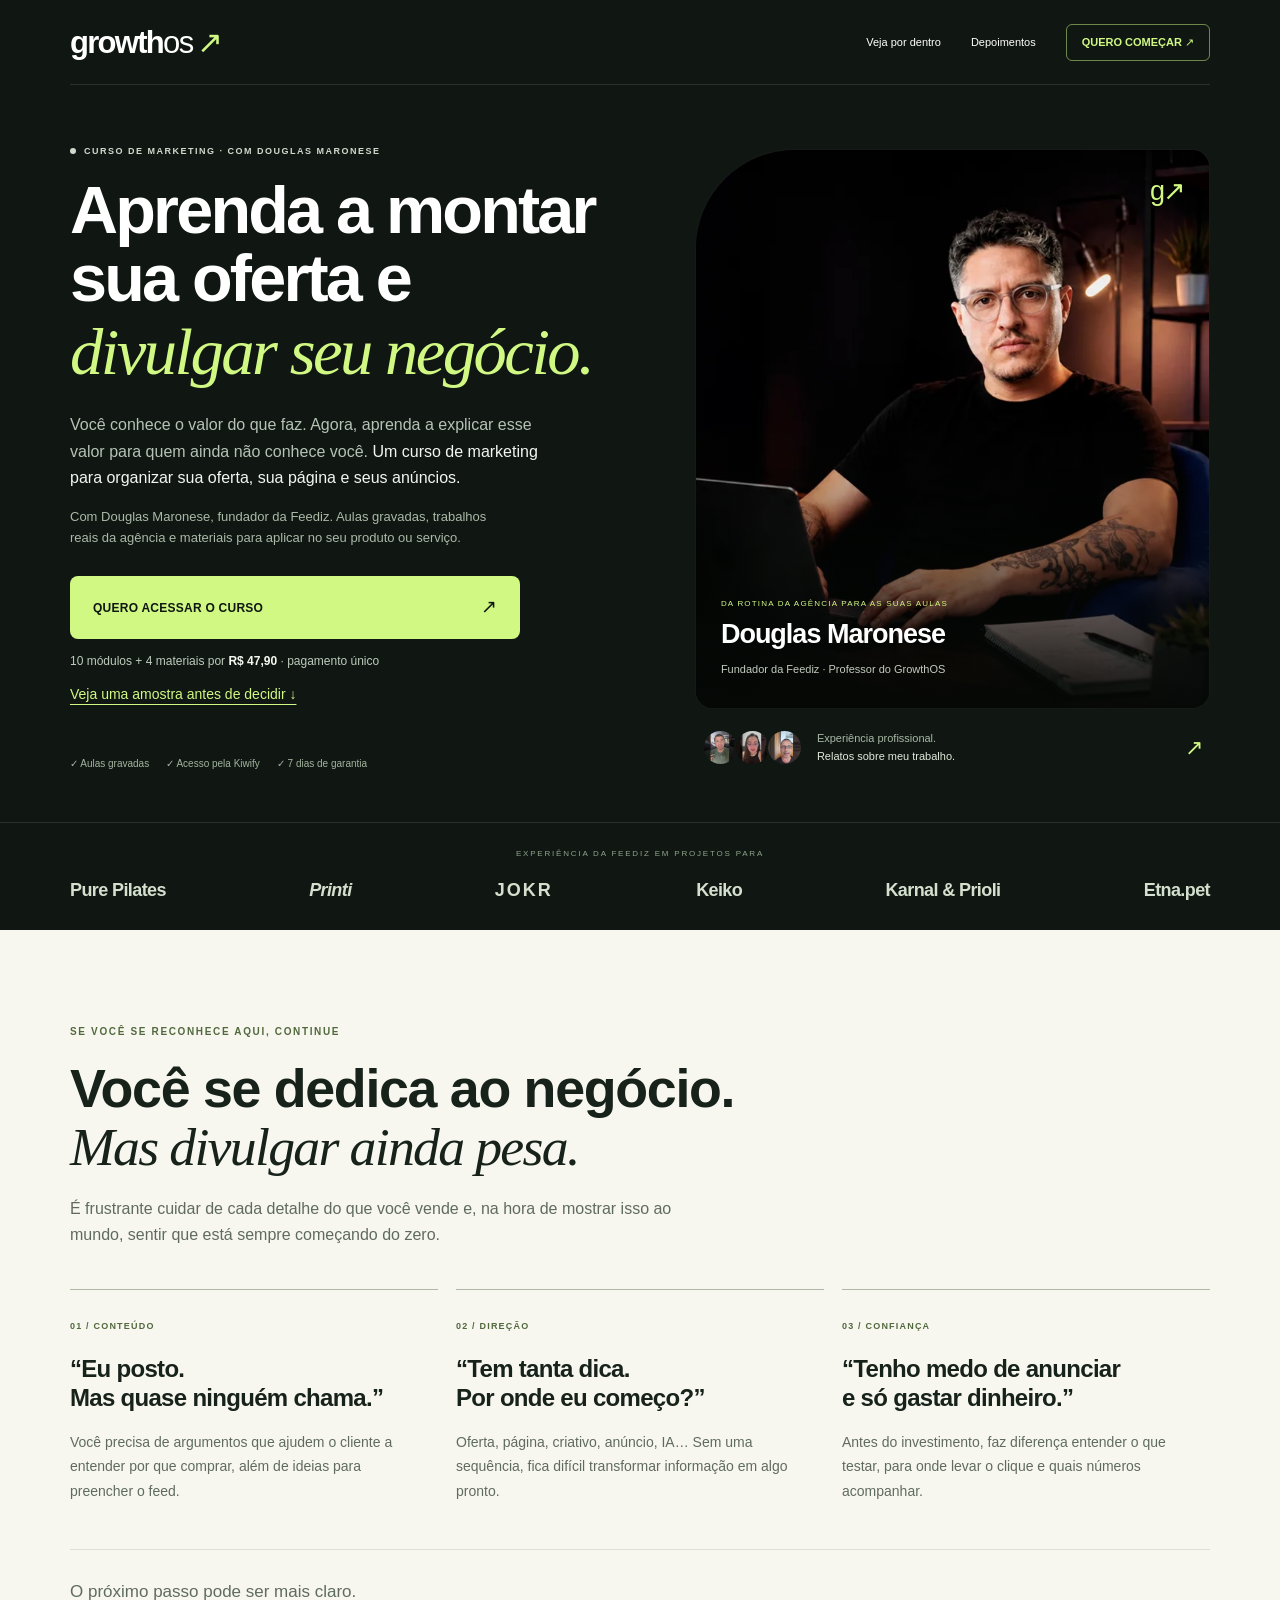
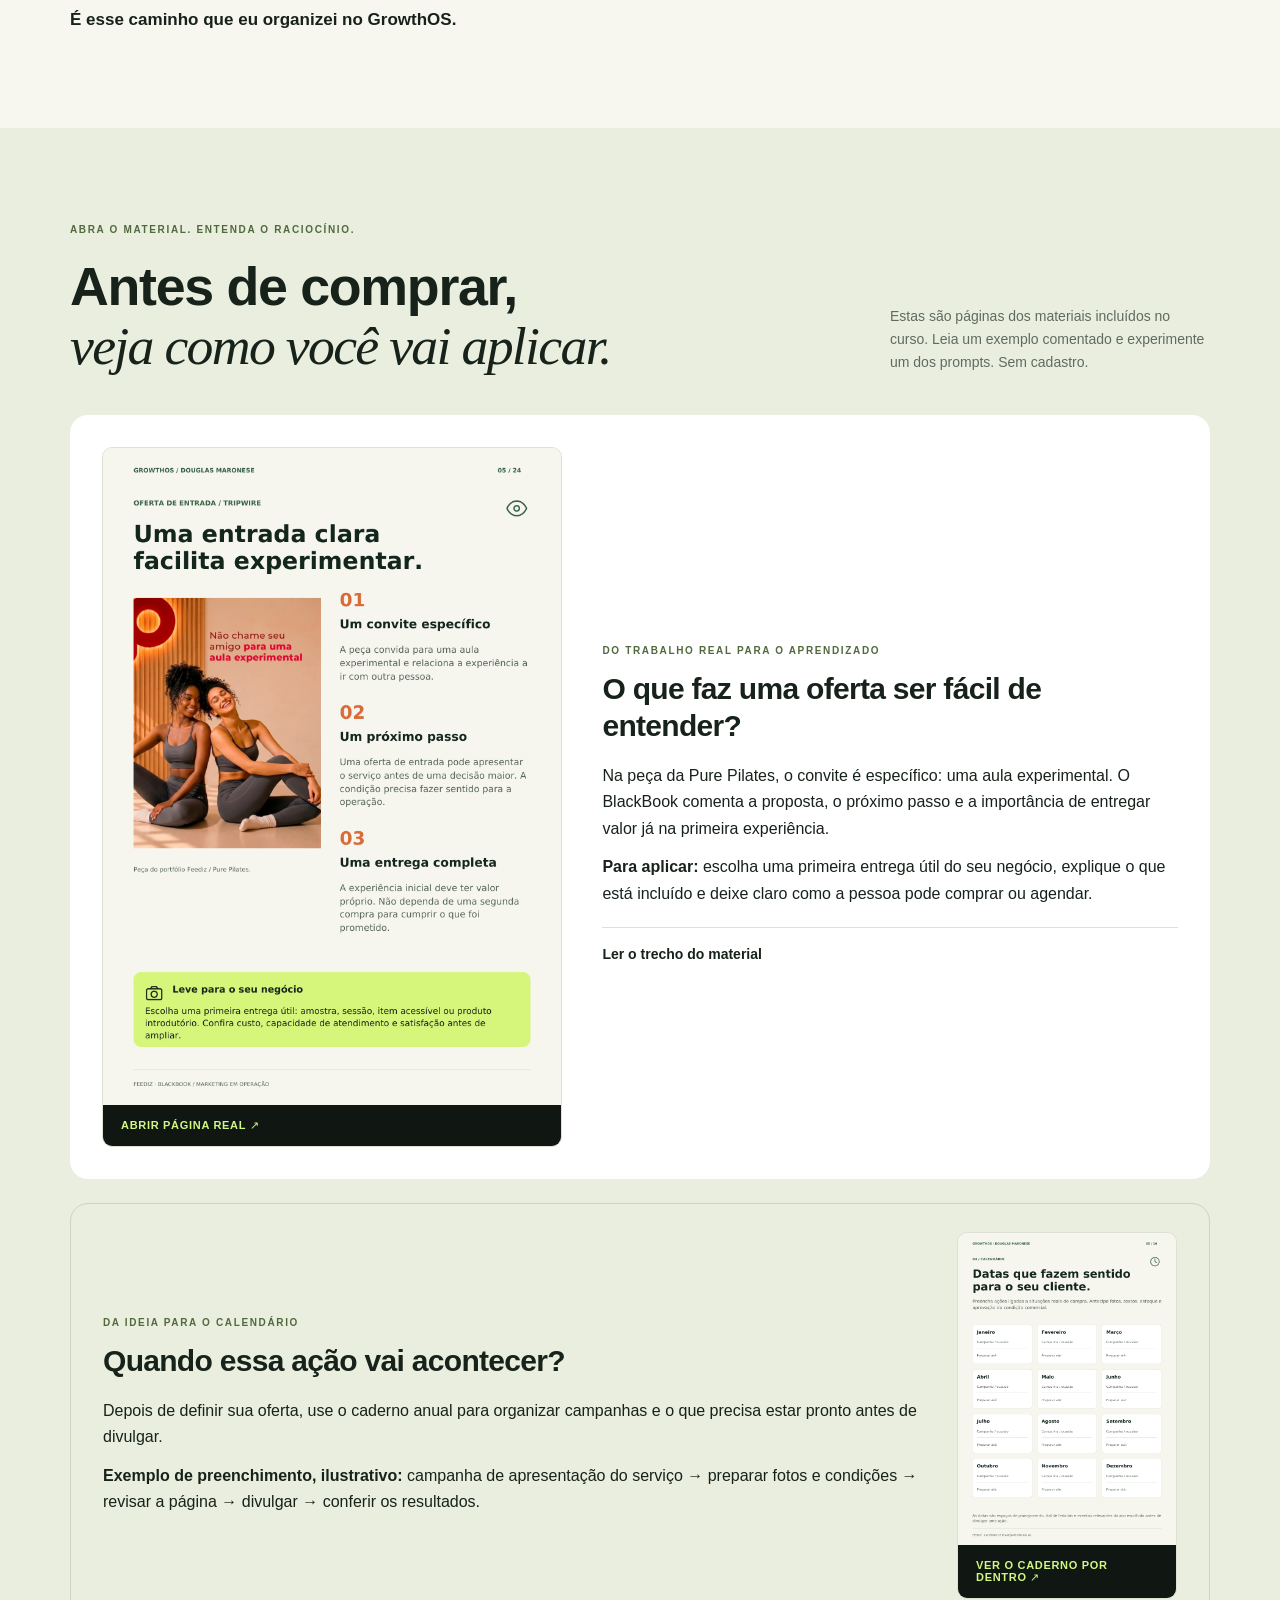
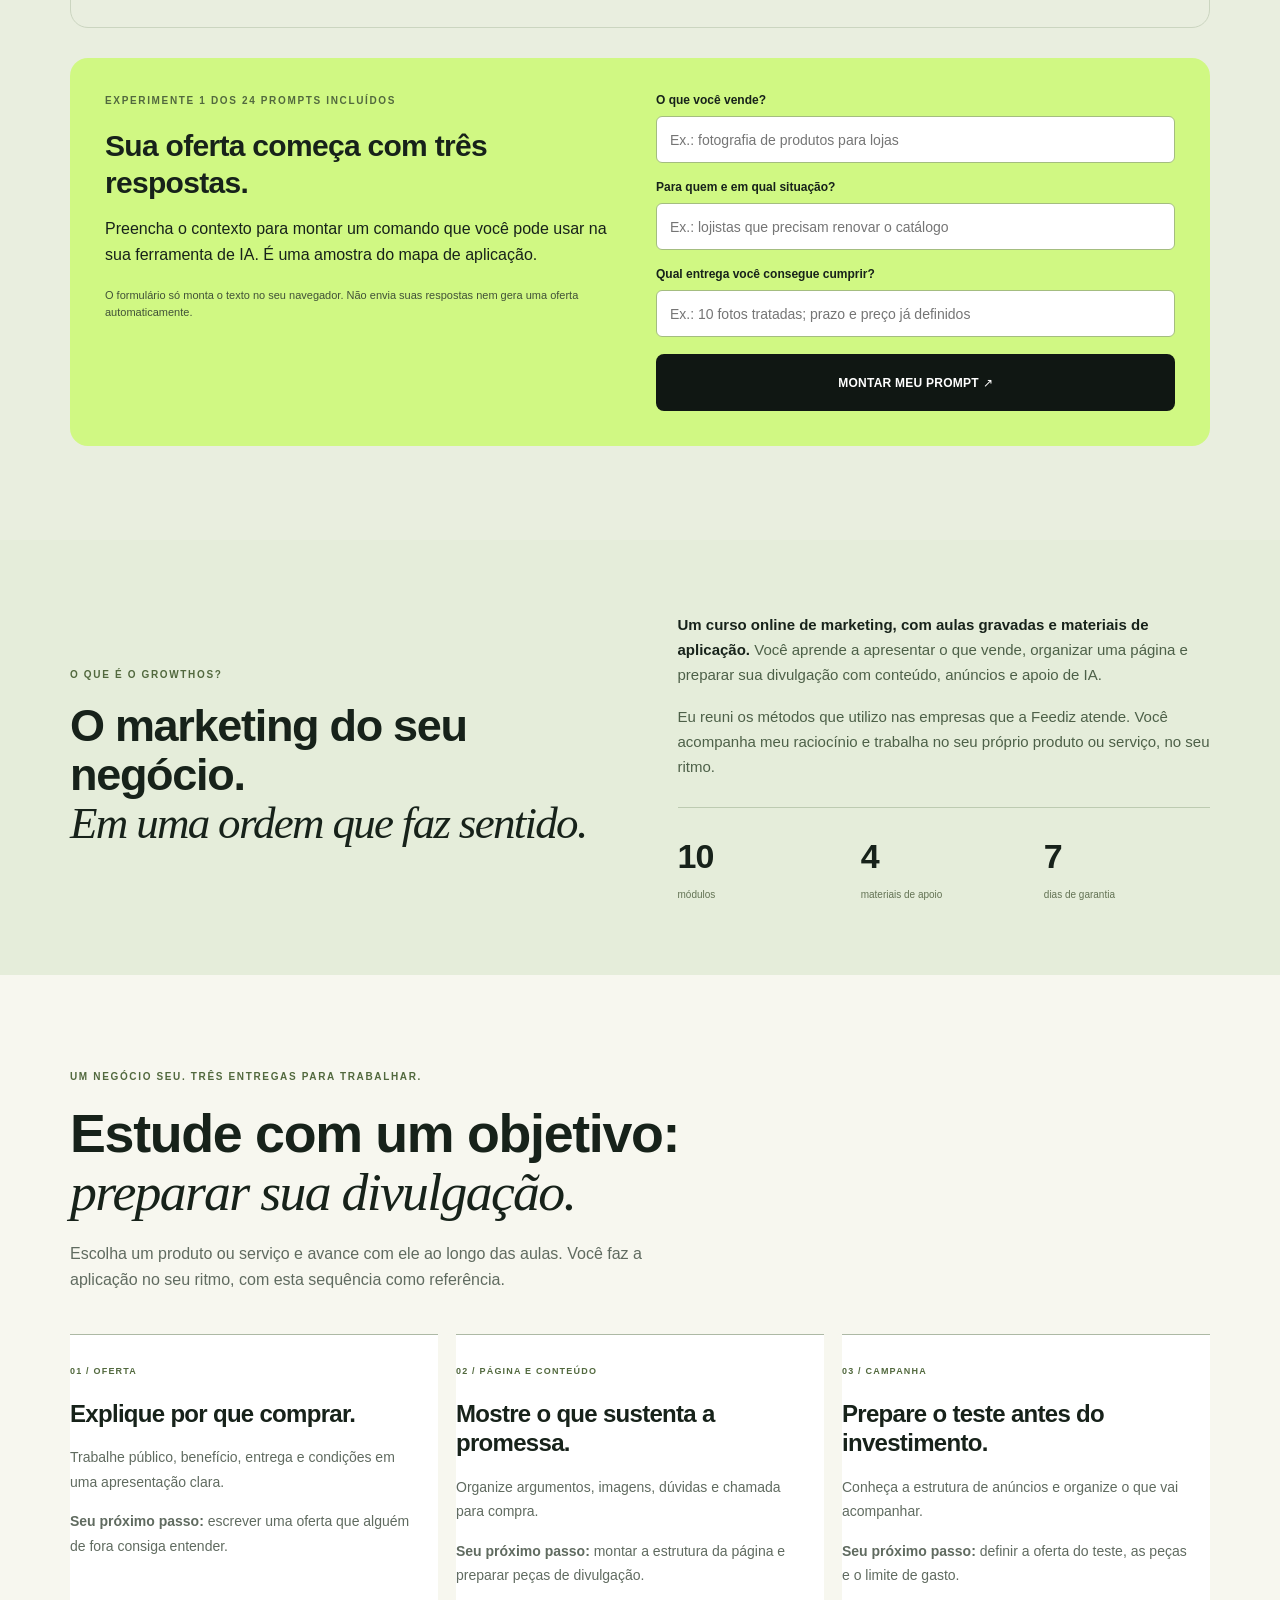
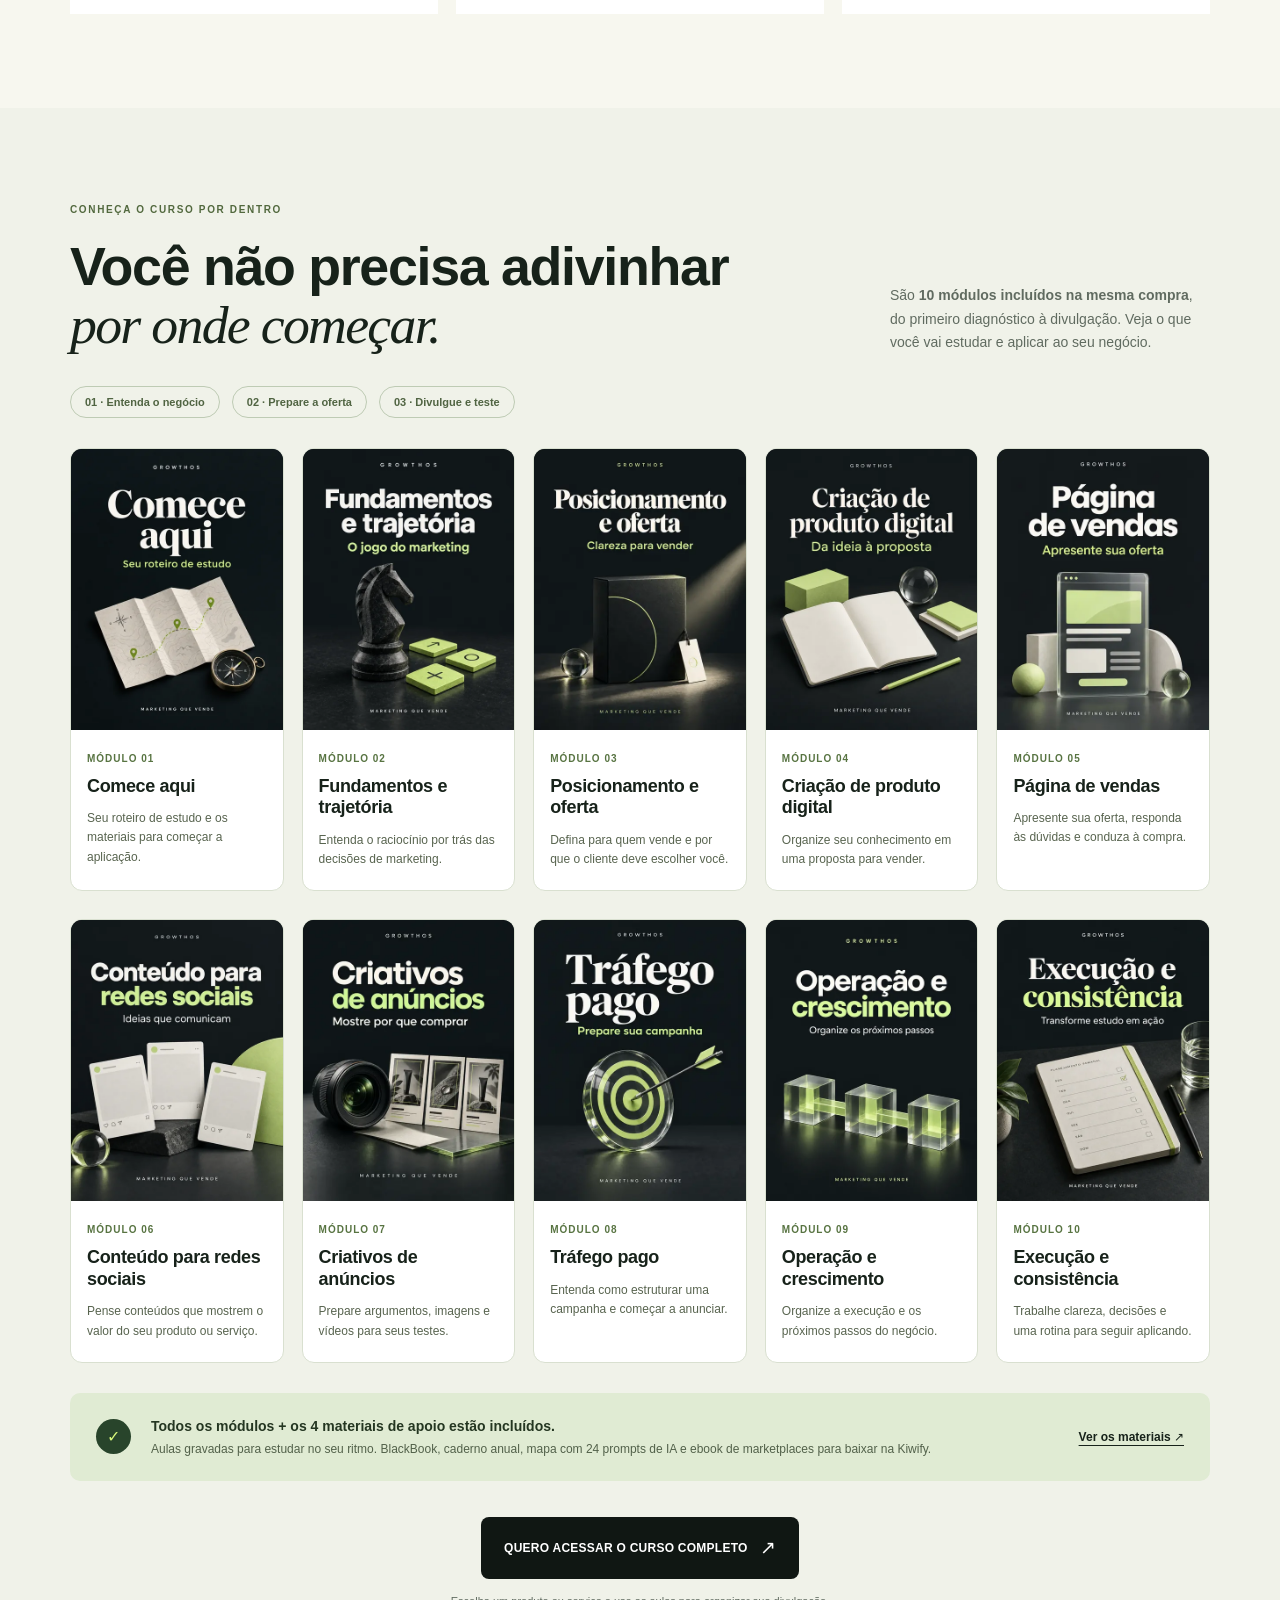
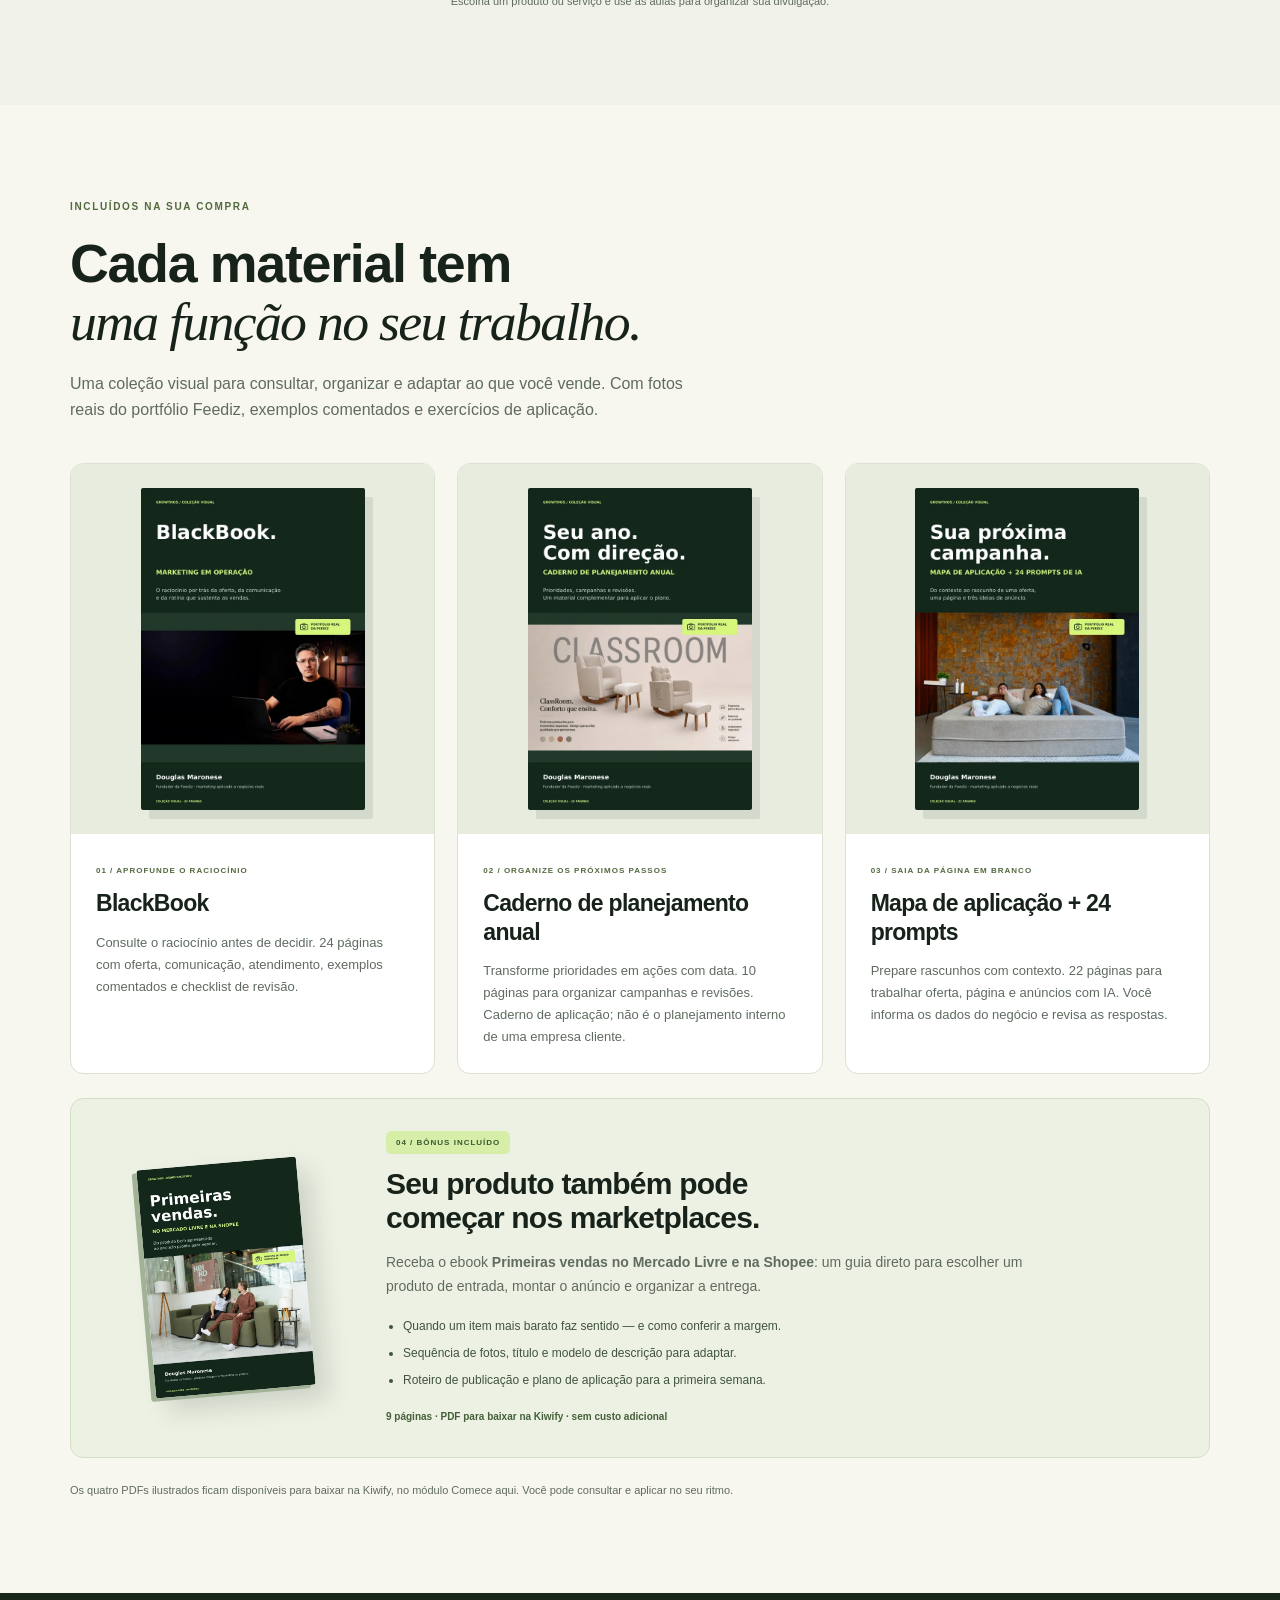
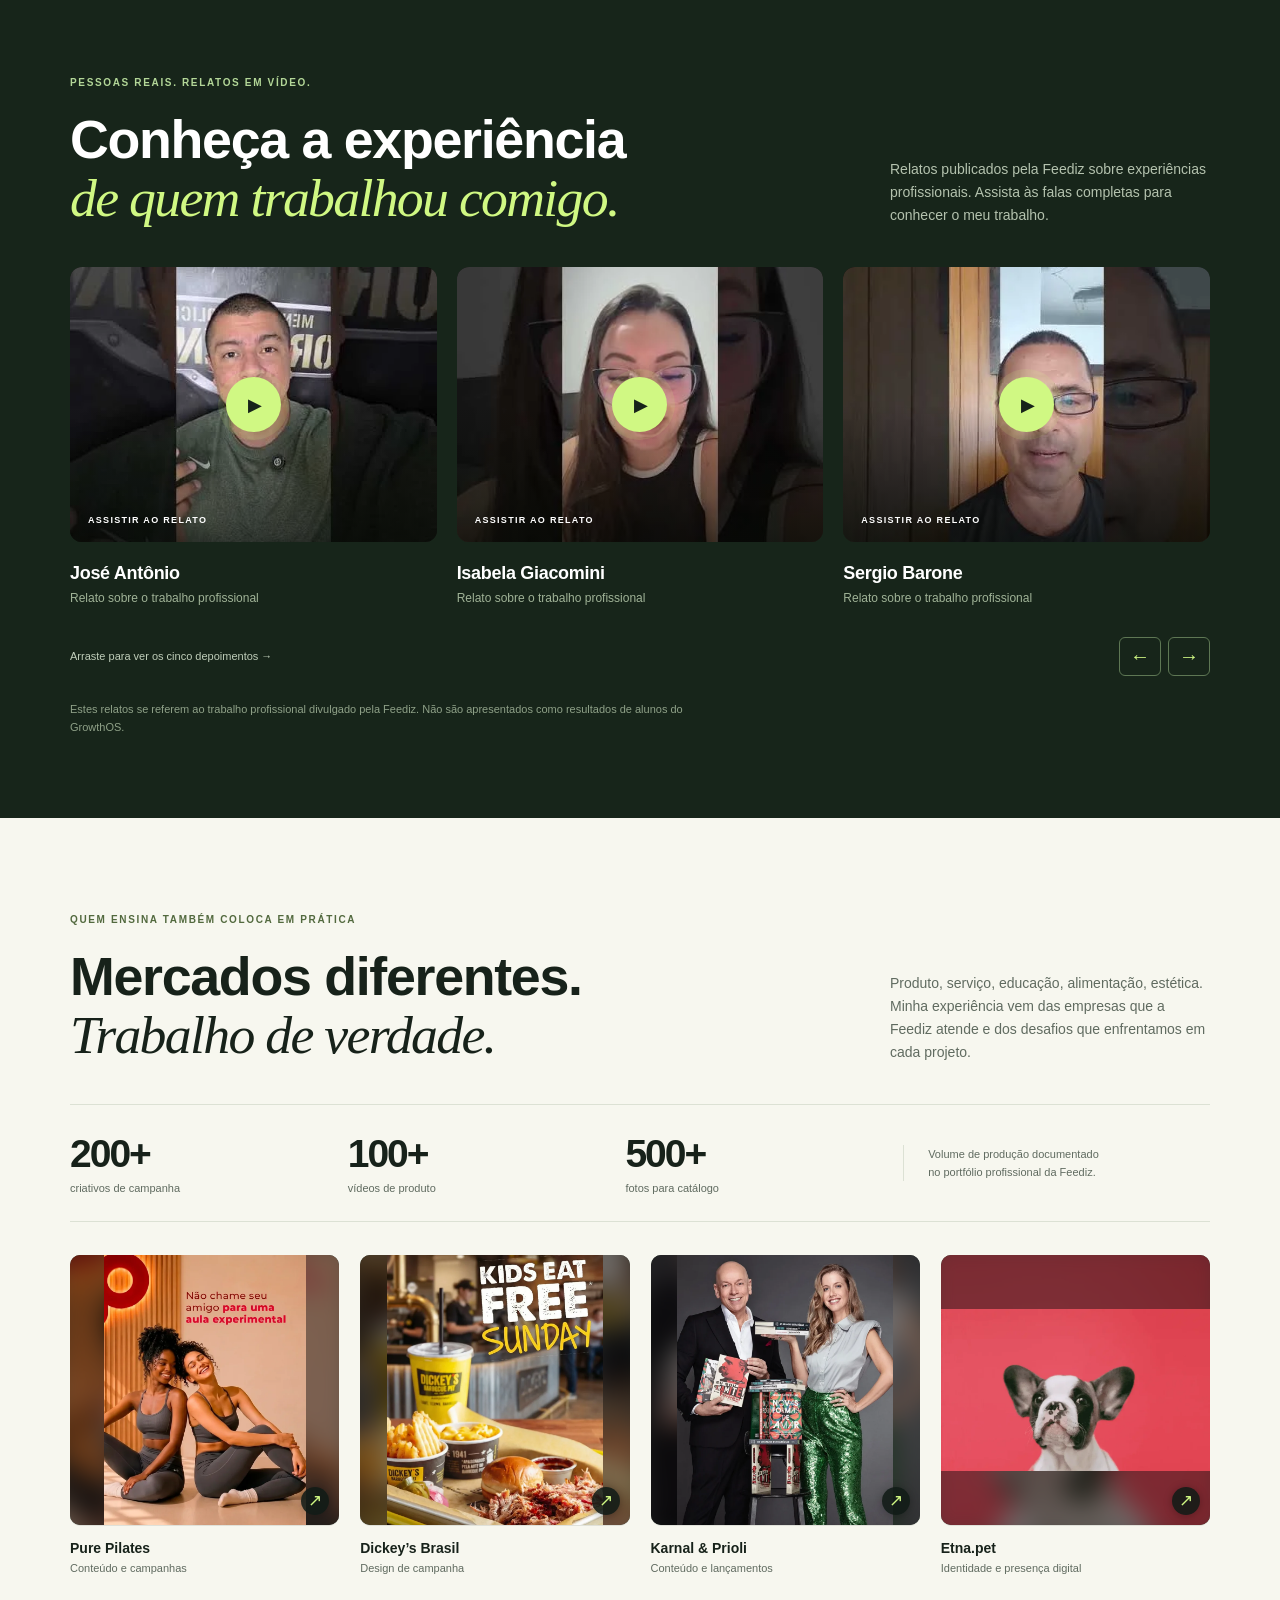
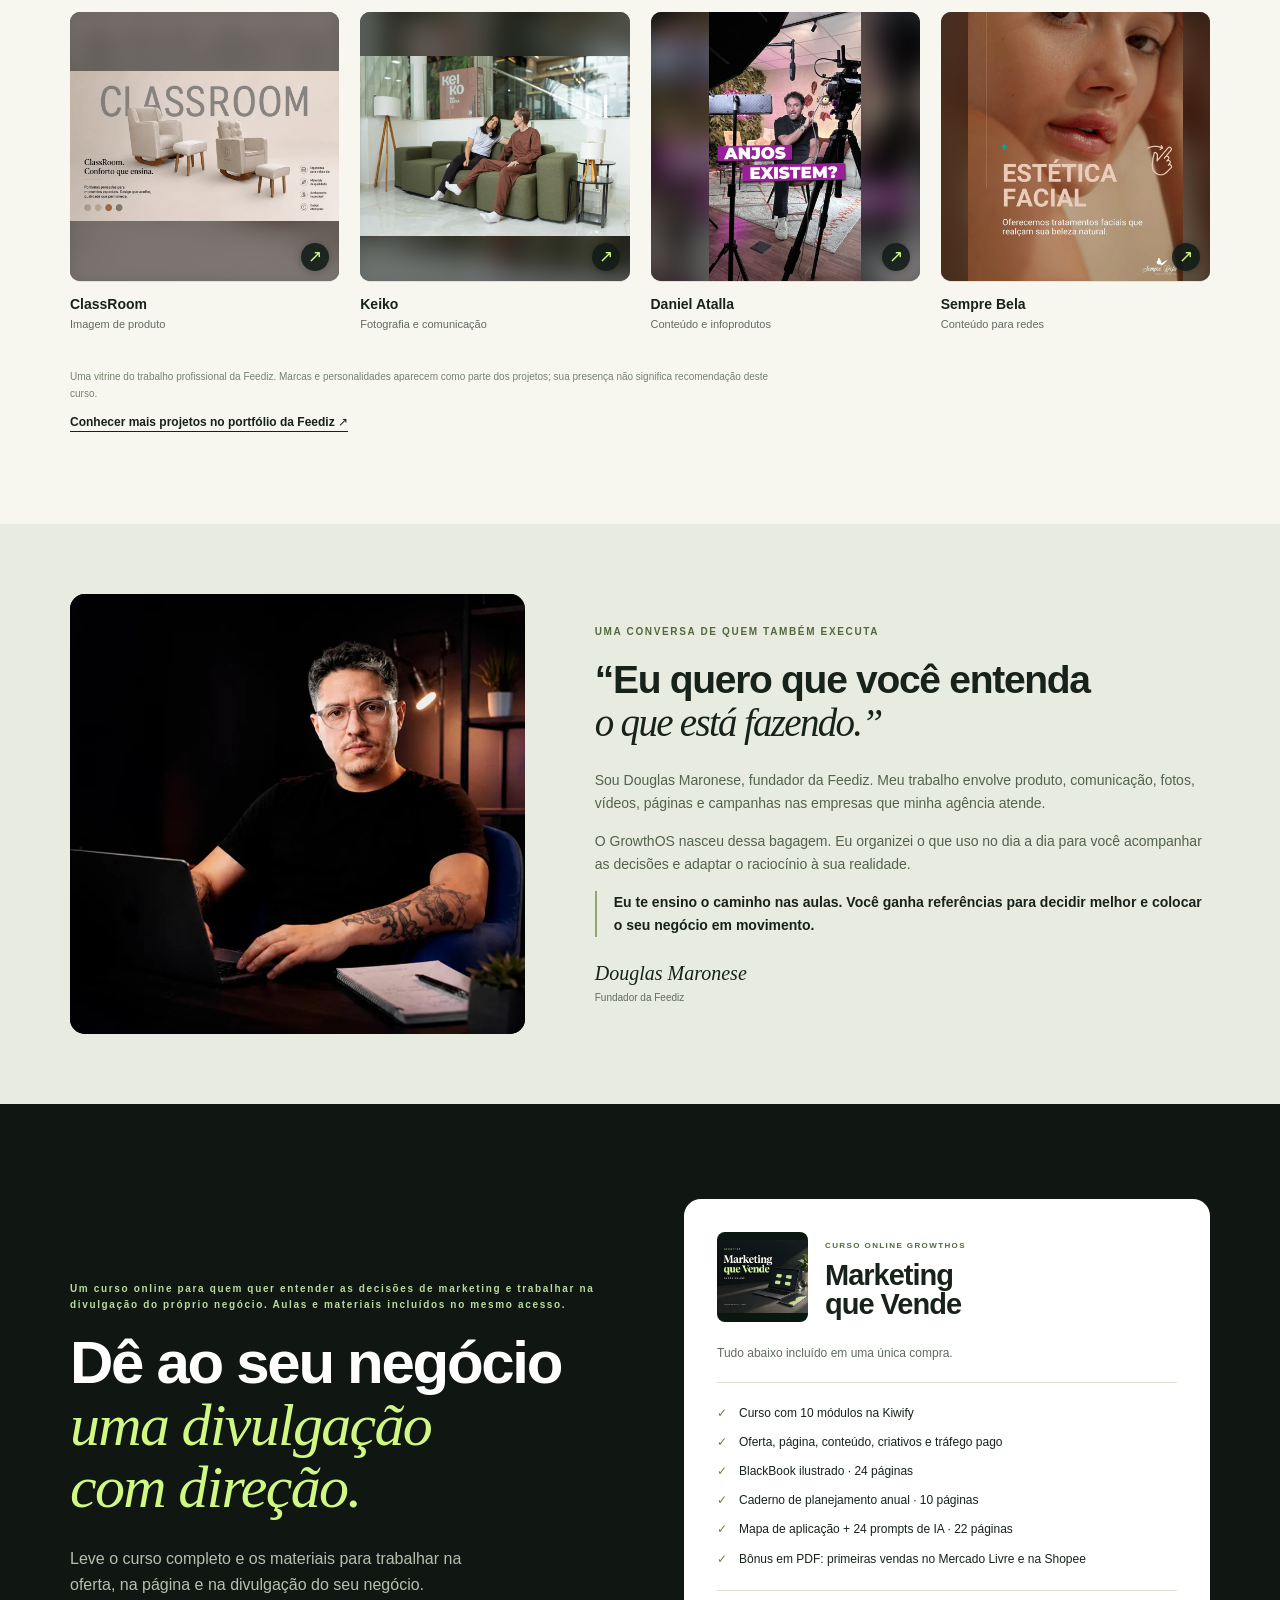
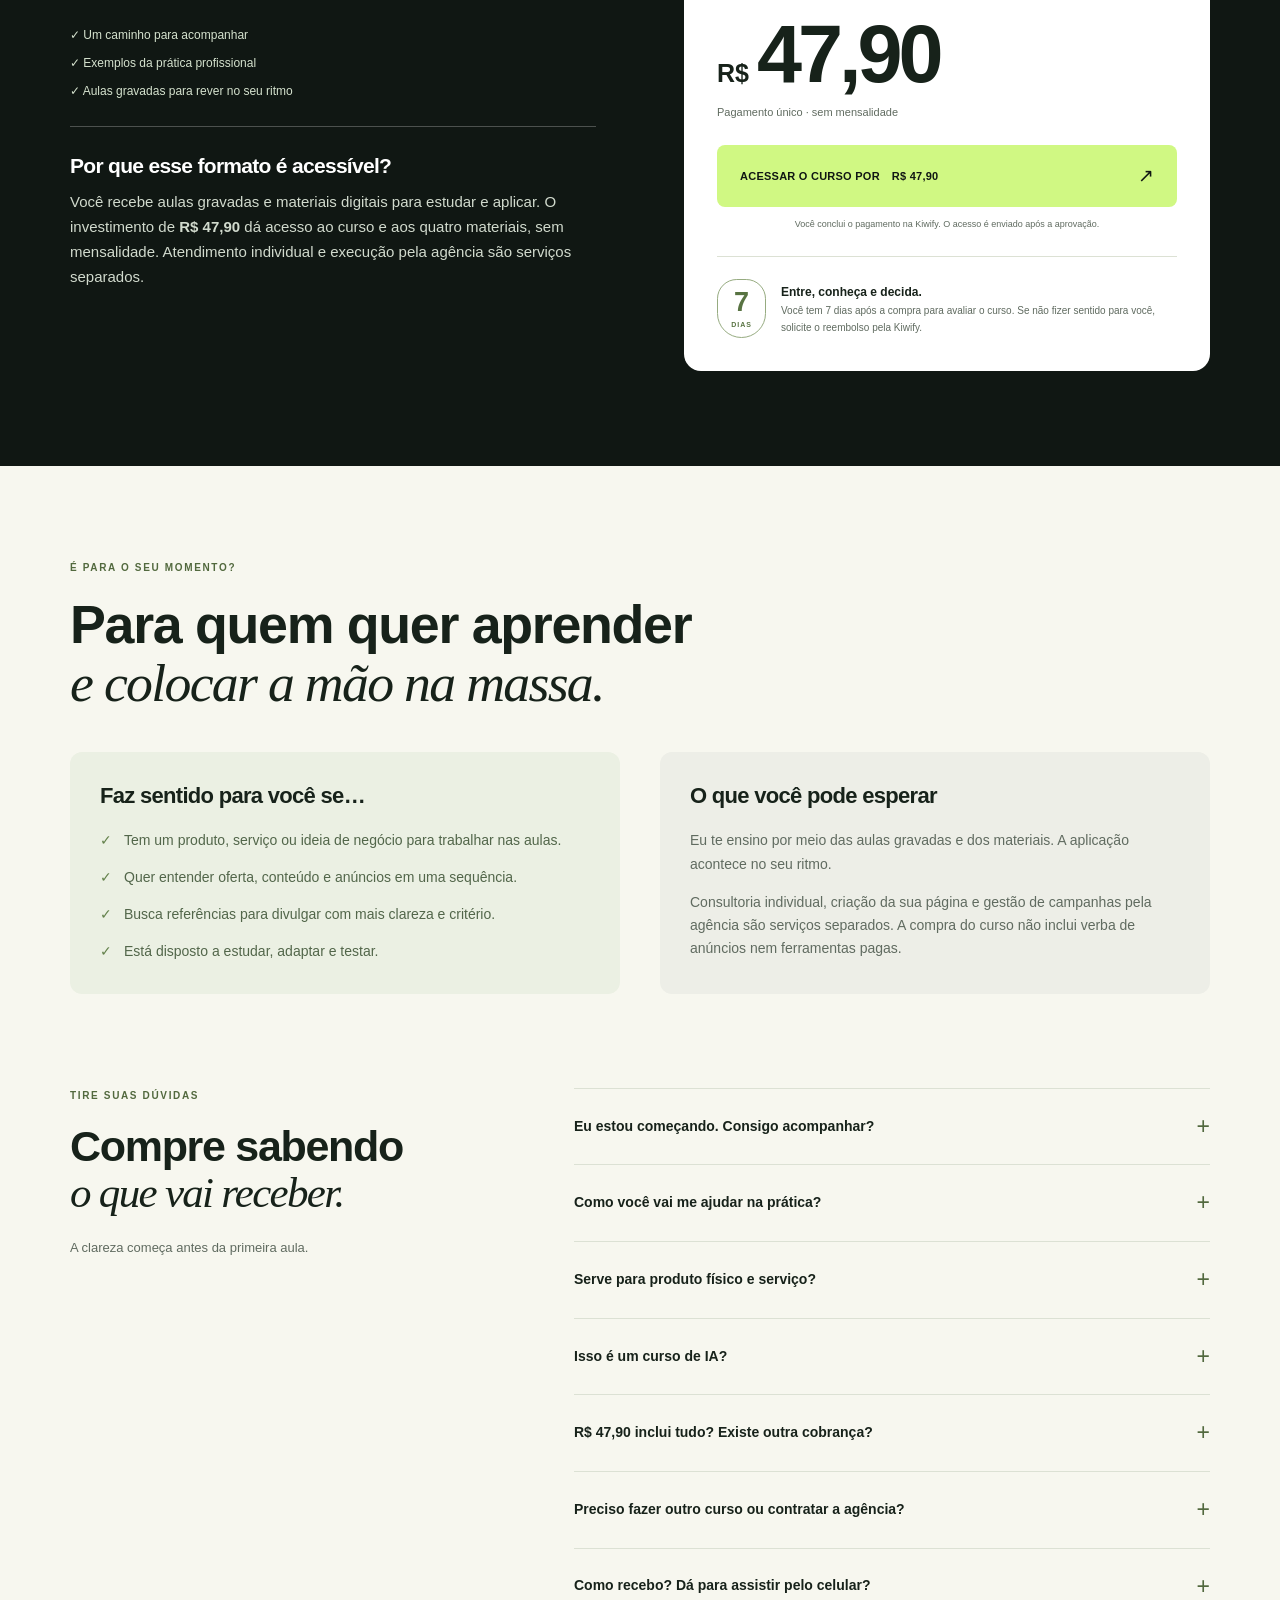
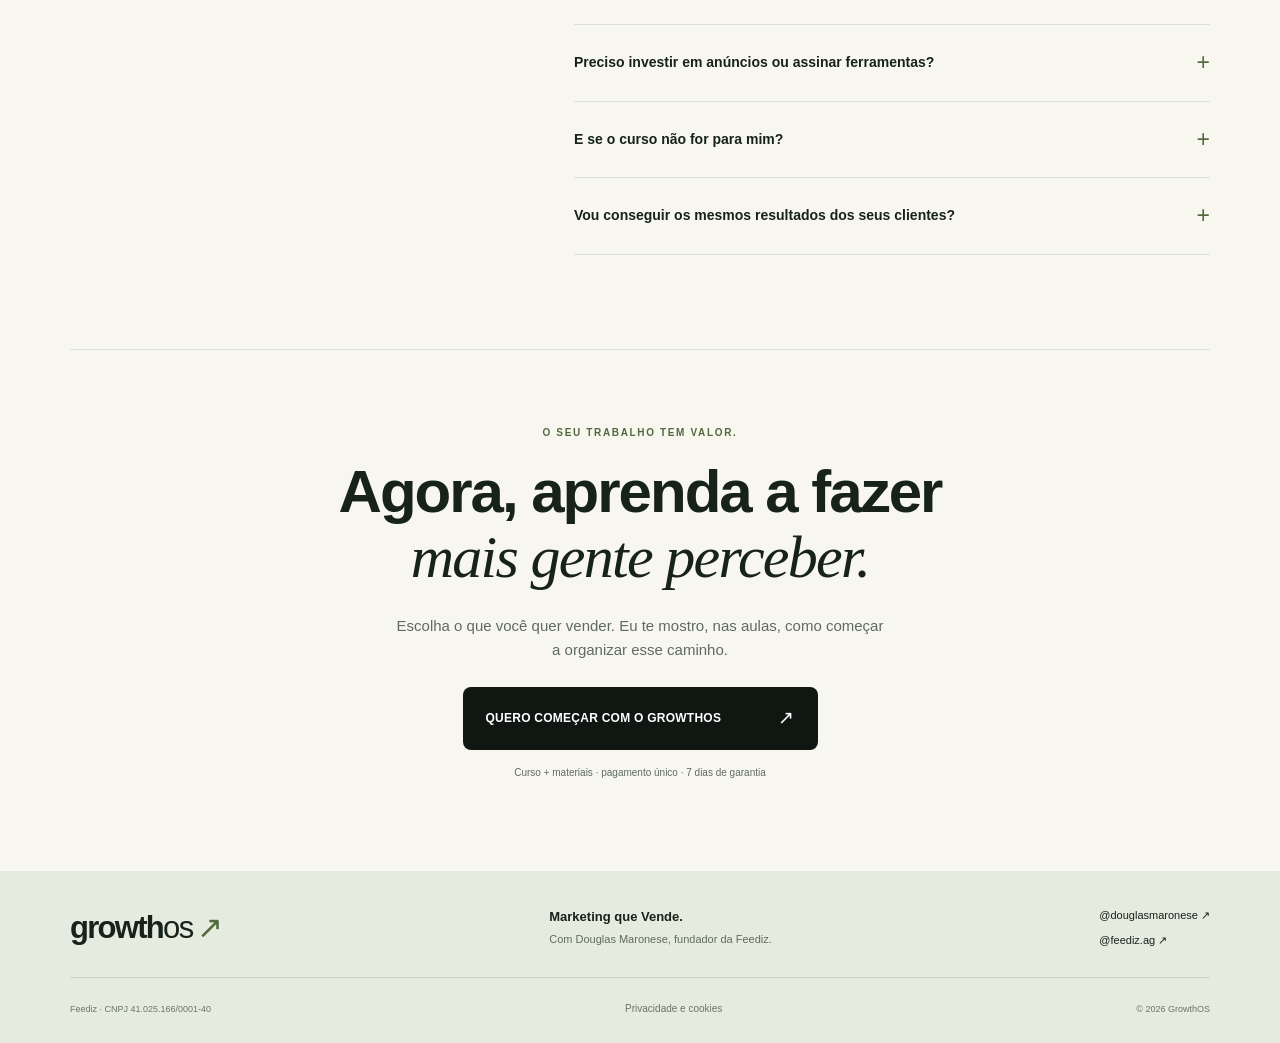
<file: index.html>
<!DOCTYPE html>

<html lang="pt-BR">
<head>
<meta charset="utf-8"/>
<meta content="width=device-width,initial-scale=1,viewport-fit=cover" name="viewport"/>
<title>GrowthOS — Marketing que Vende | Douglas Maronese</title>
<meta content="Aprenda a montar sua oferta e divulgar seu negócio. GrowthOS com Douglas Maronese: 10 módulos, 4 materiais e amostras reais. R$ 47,90, pagamento único." name="description"/>
<meta content="#101713" name="theme-color"/>
<meta content="website" property="og:type"/><meta content="pt_BR" property="og:locale"/>
<meta content="GrowthOS — aprenda a montar sua oferta e divulgar seu negócio" property="og:title"/>
<meta content="Conheça os materiais por dentro. Curso com Douglas Maronese, fundador da Feediz. 10 módulos + 4 materiais por R$ 47,90, pagamento único." property="og:description"/>
<meta content="https://www.douglasmaronese.com.br/assets/douglas.webp" property="og:image"/>
<meta content="https://www.douglasmaronese.com.br/" property="og:url"/>
<link href="https://www.douglasmaronese.com.br/" rel="canonical"/>
<meta content="lyiw5uu4h4sh9girc56siio1qasc12" name="facebook-domain-verification"/>
<link href="assets/mark.svg" rel="icon" type="image/svg+xml"/>
<link href="style.css?v=20260915a" rel="stylesheet"/>
<script defer="" src="config.js?v=20260915a"></script><script defer="" src="app.js?v=20260915a"></script>
</head>
<body>
<a class="skip" href="#conteudo">Pular para o conteúdo</a>

<main id="conteudo"><div class="hero-shell">
<header class="header wrap"><a aria-label="GrowthOS, início" class="brand" href="#conteudo">growth<span>os</span><i>↗</i></a><nav aria-label="Principal"><a href="#demonstracao">Veja por dentro</a><a href="#depoimentos">Depoimentos</a><a class="nav-cta" href="#oferta">QUERO COMEÇAR ↗</a></nav></header>
<section aria-labelledby="hero-title" class="hero wrap">
<div class="hero-copy" id="hero-copy"><p class="eyebrow"><span class="dot"></span> CURSO DE MARKETING · COM DOUGLAS MARONESE</p><h1 id="hero-title">Aprenda a montar<br/>sua oferta e<br/><em>divulgar seu negócio.</em></h1><p class="hero-description">Você conhece o valor do que faz. Agora, aprenda a explicar esse valor para quem ainda não conhece você. <strong>Um curso de marketing para organizar sua oferta, sua página e seus anúncios.</strong></p><p class="hero-method">Com Douglas Maronese, fundador da Feediz. Aulas gravadas, trabalhos reais da agência e materiais para aplicar no seu produto ou serviço.</p><a class="button button-lime" data-buy="" href="https://pay.kiwify.com.br/xQxZtk8">QUERO ACESSAR O CURSO <span aria-hidden="true">↗</span></a><p class="hero-price">10 módulos + 4 materiais por <strong class="price">R$ 47,90</strong> · pagamento único</p><a class="sample-link" href="#demonstracao">Veja uma amostra antes de decidir ↓</a><div class="hero-trust"><span>✓ Aulas gravadas</span><span>✓ Acesso pela Kiwify</span><span>✓ 7 dias de garantia</span></div></div>
<div class="hero-visual"><figure class="teacher-poster"><img alt="Douglas Maronese, fundador da Feediz e professor do GrowthOS, em seu ambiente de trabalho" fetchpriority="high" height="756" src="assets/douglas.webp" width="1500"/><figcaption><span>DA ROTINA DA AGÊNCIA PARA AS SUAS AULAS</span><strong>Douglas Maronese</strong><small>Fundador da Feediz · Professor do GrowthOS</small></figcaption><span aria-hidden="true" class="poster-mark">g↗</span></figure><a class="hero-testimonials" href="#depoimentos"><span class="avatar-stack"><img alt="" height="360" src="assets/depo-Z44EnyTnUDY.webp" width="480"/><img alt="" height="360" src="assets/depo-0084bYulTM4.webp" width="480"/><img alt="" height="360" src="assets/depo-vipSdIdimD4.webp" width="480"/></span><span>Experiência profissional.<br/><strong>Relatos sobre meu trabalho.</strong></span><b aria-hidden="true">↗</b></a></div>
</section>
<div class="brand-strip"><div class="wrap"><p>EXPERIÊNCIA DA FEEDIZ EM PROJETOS PARA</p><div class="brand-names"><span>Pure Pilates</span><span>Printi</span><span>JOKR</span><span>Keiko</span><span>Karnal &amp; Prioli</span><span>Etna.pet</span></div></div></div>
</div>
<section aria-labelledby="pain-title" class="section wrap pain-section"><div class="section-heading"><p class="eyebrow">SE VOCÊ SE RECONHECE AQUI, CONTINUE</p><h2 id="pain-title">Você se dedica ao negócio.<br/><em>Mas divulgar ainda pesa.</em></h2><p>É frustrante cuidar de cada detalhe do que você vende e, na hora de mostrar isso ao mundo, sentir que está sempre começando do zero.</p></div><div class="pain-grid"><article><span>01 / CONTEÚDO</span><h3>“Eu posto.<br/>Mas quase ninguém chama.”</h3><p>Você precisa de argumentos que ajudem o cliente a entender por que comprar, além de ideias para preencher o feed.</p></article><article><span>02 / DIREÇÃO</span><h3>“Tem tanta dica.<br/>Por onde eu começo?”</h3><p>Oferta, página, criativo, anúncio, IA… Sem uma sequência, fica difícil transformar informação em algo pronto.</p></article><article><span>03 / CONFIANÇA</span><h3>“Tenho medo de anunciar<br/>e só gastar dinheiro.”</h3><p>Antes do investimento, faz diferença entender o que testar, para onde levar o clique e quais números acompanhar.</p></article></div><p class="pain-close">O próximo passo pode ser mais claro.<br/><strong>É esse caminho que eu organizei no GrowthOS.</strong></p></section>
<section aria-labelledby="demo-title" class="section demo-section" id="demonstracao"><div class="wrap">
<div class="section-heading row-heading"><div><p class="eyebrow">ABRA O MATERIAL. ENTENDA O RACIOCÍNIO.</p><h2 id="demo-title">Antes de comprar,<br/><em>veja como você vai aplicar.</em></h2></div><p>Estas são páginas dos materiais incluídos no curso. Leia um exemplo comentado e experimente um dos prompts. Sem cadastro.</p></div>
<div class="demo-grid"><article class="demo-feature"><button aria-label="Ampliar página real do BlackBook" class="sample-page" data-caption="Página 5 do BlackBook: leitura de uma peça real do portfólio Feediz para Pure Pilates." data-image="assets/amostra-blackbook.png"><img alt="Página 5 do BlackBook com peça Pure Pilates e análise de uma oferta de entrada" height="1075" loading="lazy" src="assets/amostra-blackbook.png" width="750"/><span>ABRIR PÁGINA REAL ↗</span></button><div><p class="eyebrow">DO TRABALHO REAL PARA O APRENDIZADO</p><h3>O que faz uma oferta ser fácil de entender?</h3><p>Na peça da Pure Pilates, o convite é específico: uma aula experimental. O BlackBook comenta a proposta, o próximo passo e a importância de entregar valor já na primeira experiência.</p><p><strong>Para aplicar:</strong> escolha uma primeira entrega útil do seu negócio, explique o que está incluído e deixe claro como a pessoa pode comprar ou agendar.</p><details><summary>Ler o trecho do material</summary><p>“A experiência inicial deve ter valor próprio. Não dependa de uma segunda compra para cumprir o que foi prometido.”</p><p>BlackBook, página 5 de 24. A peça demonstra uma escolha de comunicação; não apresenta uma taxa de conversão ou promessa de vendas.</p></details></div></article>
<article class="demo-planning"><div><p class="eyebrow">DA IDEIA PARA O CALENDÁRIO</p><h3>Quando essa ação vai acontecer?</h3><p>Depois de definir sua oferta, use o caderno anual para organizar campanhas e o que precisa estar pronto antes de divulgar.</p><p><strong>Exemplo de preenchimento, ilustrativo:</strong> campanha de apresentação do serviço → preparar fotos e condições → revisar a página → divulgar → conferir os resultados.</p></div><button aria-label="Ampliar página real do caderno anual" class="sample-page" data-caption="Página 5 do caderno de planejamento anual incluído no curso." data-image="assets/amostra-planejamento.png"><img alt="Página do caderno anual com calendário de campanhas e datas de preparação" height="1075" loading="lazy" src="assets/amostra-planejamento.png" width="750"/><span>VER O CADERNO POR DENTRO ↗</span></button></article></div>
<div class="prompt-lab"><div><p class="eyebrow">EXPERIMENTE 1 DOS 24 PROMPTS INCLUÍDOS</p><h3>Sua oferta começa com três respostas.</h3><p>Preencha o contexto para montar um comando que você pode usar na sua ferramenta de IA. É uma amostra do mapa de aplicação.</p><p class="fine-print">O formulário só monta o texto no seu navegador. Não envia suas respostas nem gera uma oferta automaticamente.</p></div><form id="sample-form"><label for="sample-product">O que você vende?</label><input id="sample-product" maxlength="180" placeholder="Ex.: fotografia de produtos para lojas" required=""/><label for="sample-audience">Para quem e em qual situação?</label><input id="sample-audience" maxlength="180" placeholder="Ex.: lojistas que precisam renovar o catálogo" required=""/><label for="sample-delivery">Qual entrega você consegue cumprir?</label><input id="sample-delivery" maxlength="240" placeholder="Ex.: 10 fotos tratadas; prazo e preço já definidos" required=""/><button class="button button-dark" type="submit">MONTAR MEU PROMPT ↗</button></form><div class="prompt-result" hidden="" id="sample-result"><h4>Seu comando está pronto para copiar</h4><textarea aria-label="Prompt montado" id="sample-output" readonly="" rows="8"></textarea><button class="button button-dark" id="sample-copy" type="button">COPIAR PROMPT</button><p id="sample-status" role="status"></p><p>Depois de usar na IA, confira se a proposta é verdadeira, específica e fácil de entender. No curso, você continua pela página, pelos conteúdos e pelos anúncios.</p><a class="text-link" href="#oferta">Quero continuar com o curso completo ↗</a></div></div>
</div></section><section class="method-section"><div class="wrap method-layout"><div><p class="eyebrow">O QUE É O GROWTHOS?</p><h2>O marketing do seu negócio.<br/><em>Em uma ordem que faz sentido.</em></h2></div><div class="method-copy"><p><strong>Um curso online de marketing, com aulas gravadas e materiais de aplicação.</strong> Você aprende a apresentar o que vende, organizar uma página e preparar sua divulgação com conteúdo, anúncios e apoio de IA.</p><p>Eu reuni os métodos que utilizo nas empresas que a Feediz atende. Você acompanha meu raciocínio e trabalha no seu próprio produto ou serviço, no seu ritmo.</p><div class="method-facts"><span><strong>10</strong> módulos</span><span><strong>4</strong> materiais de apoio</span><span><strong>7</strong> dias de garantia</span></div></div></div></section>
<section aria-labelledby="path-title" class="section wrap application-path"><div class="section-heading"><p class="eyebrow">UM NEGÓCIO SEU. TRÊS ENTREGAS PARA TRABALHAR.</p><h2 id="path-title">Estude com um objetivo:<br/><em>preparar sua divulgação.</em></h2><p>Escolha um produto ou serviço e avance com ele ao longo das aulas. Você faz a aplicação no seu ritmo, com esta sequência como referência.</p></div><div class="pain-grid"><article><span>01 / OFERTA</span><h3>Explique por que comprar.</h3><p>Trabalhe público, benefício, entrega e condições em uma apresentação clara.</p><p><strong>Seu próximo passo:</strong> escrever uma oferta que alguém de fora consiga entender.</p></article><article><span>02 / PÁGINA E CONTEÚDO</span><h3>Mostre o que sustenta a promessa.</h3><p>Organize argumentos, imagens, dúvidas e chamada para compra.</p><p><strong>Seu próximo passo:</strong> montar a estrutura da página e preparar peças de divulgação.</p></article><article><span>03 / CAMPANHA</span><h3>Prepare o teste antes do investimento.</h3><p>Conheça a estrutura de anúncios e organize o que vai acompanhar.</p><p><strong>Seu próximo passo:</strong> definir a oferta do teste, as peças e o limite de gasto.</p></article></div></section><section aria-labelledby="learning-title" class="section curriculum-section" id="aulas"><div class="wrap"><div class="section-heading row-heading"><div><p class="eyebrow">CONHEÇA O CURSO POR DENTRO</p><h2 id="learning-title">Você não precisa adivinhar<br/><em>por onde começar.</em></h2></div><p>São <strong>10 módulos incluídos na mesma compra</strong>, do primeiro diagnóstico à divulgação. Veja o que você vai estudar e aplicar ao seu negócio.</p></div><div class="curriculum-path"><span>01 · Entenda o negócio</span><span>02 · Prepare a oferta</span><span>03 · Divulgue e teste</span></div><div class="course-modules"><article class="course-module"><img alt="Capa: Comece aqui" height="640" loading="lazy" src="assets/modulo-comece-aqui.webp" width="482"/><div class="module-copy"><span class="module-number">MÓDULO 01</span><h3>Comece aqui</h3><p>Seu roteiro de estudo e os materiais para começar a aplicação.</p></div></article>
<article class="course-module"><img alt="Capa: Fundamentos e trajetória" height="640" loading="lazy" src="assets/modulo-fundamentos.webp" width="482"/><div class="module-copy"><span class="module-number">MÓDULO 02</span><h3>Fundamentos e trajetória</h3><p>Entenda o raciocínio por trás das decisões de marketing.</p></div></article>
<article class="course-module"><img alt="Capa: Posicionamento e oferta" height="640" loading="lazy" src="assets/oferta.webp" width="482"/><div class="module-copy"><span class="module-number">MÓDULO 03</span><h3>Posicionamento e oferta</h3><p>Defina para quem vende e por que o cliente deve escolher você.</p></div></article>
<article class="course-module"><img alt="Capa: Criação de produto digital" height="640" loading="lazy" src="assets/modulo-produto.webp" width="482"/><div class="module-copy"><span class="module-number">MÓDULO 04</span><h3>Criação de produto digital</h3><p>Organize seu conhecimento em uma proposta para vender.</p></div></article>
<article class="course-module"><img alt="Capa: Página de vendas" height="640" loading="lazy" src="assets/pagina.webp" width="482"/><div class="module-copy"><span class="module-number">MÓDULO 05</span><h3>Página de vendas</h3><p>Apresente sua oferta, responda às dúvidas e conduza à compra.</p></div></article>
<article class="course-module"><img alt="Capa: Conteúdo para redes sociais" height="640" loading="lazy" src="assets/modulo-conteudo.webp" width="482"/><div class="module-copy"><span class="module-number">MÓDULO 06</span><h3>Conteúdo para redes sociais</h3><p>Pense conteúdos que mostrem o valor do seu produto ou serviço.</p></div></article>
<article class="course-module"><img alt="Capa: Criativos de anúncios" height="640" loading="lazy" src="assets/criativos.webp" width="482"/><div class="module-copy"><span class="module-number">MÓDULO 07</span><h3>Criativos de anúncios</h3><p>Prepare argumentos, imagens e vídeos para seus testes.</p></div></article>
<article class="course-module"><img alt="Capa: Tráfego pago" height="640" loading="lazy" src="assets/trafego.webp" width="482"/><div class="module-copy"><span class="module-number">MÓDULO 08</span><h3>Tráfego pago</h3><p>Entenda como estruturar uma campanha e começar a anunciar.</p></div></article>
<article class="course-module"><img alt="Capa: Operação e crescimento" height="640" loading="lazy" src="assets/modulo-operacao.webp" width="482"/><div class="module-copy"><span class="module-number">MÓDULO 09</span><h3>Operação e crescimento</h3><p>Organize a execução e os próximos passos do negócio.</p></div></article>
<article class="course-module"><img alt="Capa: Execução e consistência" height="640" loading="lazy" src="assets/modulo-consistencia.webp" width="482"/><div class="module-copy"><span class="module-number">MÓDULO 10</span><h3>Execução e consistência</h3><p>Trabalhe clareza, decisões e uma rotina para seguir aplicando.</p></div></article></div><div class="curriculum-included"><span aria-hidden="true" class="included-mark">✓</span><p><strong>Todos os módulos + os 4 materiais de apoio estão incluídos.</strong><br/>Aulas gravadas para estudar no seu ritmo. BlackBook, caderno anual, mapa com 24 prompts de IA e ebook de marketplaces para baixar na Kiwify.</p><a href="#materiais">Ver os materiais ↗</a></div><div class="section-cta"><a class="button button-dark" href="#oferta">QUERO ACESSAR O CURSO COMPLETO <span>↗</span></a><p>Escolha um produto ou serviço e use as aulas para organizar sua divulgação.</p></div></div></section><section aria-labelledby="materials-title" class="section wrap" id="materiais"><div class="section-heading"><p class="eyebrow">INCLUÍDOS NA SUA COMPRA</p><h2 id="materials-title">Cada material tem<br/><em>uma função no seu trabalho.</em></h2><p>Uma coleção visual para consultar, organizar e adaptar ao que você vende. Com fotos reais do portfólio Feediz, exemplos comentados e exercícios de aplicação.</p></div><div class="materials-grid"><article class="material-card"><div class="material-cover"><img alt="Capa do material BlackBook" height="860" loading="lazy" src="assets/material-blackbook.webp?v=20260914e" width="600"/></div><div class="material-copy"><span>01 / APROFUNDE O RACIOCÍNIO</span><h3>BlackBook</h3><p>Consulte o raciocínio antes de decidir. 24 páginas com oferta, comunicação, atendimento, exemplos comentados e checklist de revisão.</p></div></article><article class="material-card"><div class="material-cover"><img alt="Capa do material Planejamento estratégico anual" height="860" loading="lazy" src="assets/material-planejamento.webp?v=20260914e" width="600"/></div><div class="material-copy"><span>02 / ORGANIZE OS PRÓXIMOS PASSOS</span><h3>Caderno de planejamento anual</h3><p>Transforme prioridades em ações com data. 10 páginas para organizar campanhas e revisões. Caderno de aplicação; não é o planejamento interno de uma empresa cliente.</p></div></article><article class="material-card"><div class="material-cover"><img alt="Capa do material Mapa de aplicação + 24 prompts" height="860" loading="lazy" src="assets/material-mapa.webp?v=20260914e" width="600"/></div><div class="material-copy"><span>03 / SAIA DA PÁGINA EM BRANCO</span><h3>Mapa de aplicação + 24 prompts</h3><p>Prepare rascunhos com contexto. 22 páginas para trabalhar oferta, página e anúncios com IA. Você informa os dados do negócio e revisa as respostas.</p></div></article></div><article class="marketplace-bonus" id="bonus-marketplaces"><div class="bonus-cover"><img alt="Capa do ebook Primeiras vendas no Mercado Livre e na Shopee, por Douglas Maronese" height="860" loading="lazy" src="assets/bonus-marketplaces.webp?v=20260914d" width="600"/></div><div class="bonus-copy"><span class="tag">04 / BÔNUS INCLUÍDO</span><h3>Seu produto também pode<br/> começar nos marketplaces.</h3><p>Receba o ebook <strong>Primeiras vendas no Mercado Livre e na Shopee</strong>: um guia direto para escolher um produto de entrada, montar o anúncio e organizar a entrega.</p><ul><li>Quando um item mais barato faz sentido — e como conferir a margem.</li><li>Sequência de fotos, título e modelo de descrição para adaptar.</li><li>Roteiro de publicação e plano de aplicação para a primeira semana.</li></ul><p class="bonus-format">9 páginas · PDF para baixar na Kiwify · sem custo adicional</p></div></article><p class="materials-note">Os quatro PDFs ilustrados ficam disponíveis para baixar na Kiwify, no módulo Comece aqui. Você pode consultar e aplicar no seu ritmo.</p></section>
<section aria-labelledby="testimonials-title" class="testimonials-section" id="depoimentos"><div class="wrap"><div class="section-heading row-heading"><div><p class="eyebrow">PESSOAS REAIS. RELATOS EM VÍDEO.</p><h2 id="testimonials-title">Conheça a experiência<br/><em>de quem trabalhou comigo.</em></h2></div><p>Relatos publicados pela Feediz sobre experiências profissionais. Assista às falas completas para conhecer o meu trabalho.</p></div><div aria-label="Depoimentos em vídeo" class="testimonial-rail"><article class="testimonial-card"><a aria-label="Assistir ao depoimento de José Antônio" class="video-button" data-video="Z44EnyTnUDY" data-video-name="José Antônio" href="https://www.youtube.com/watch?v=Z44EnyTnUDY"><img alt="José Antônio no vídeo de seu depoimento" height="360" loading="lazy" src="assets/depo-Z44EnyTnUDY.webp" width="480"/><span aria-hidden="true" class="play">▶</span><span class="video-label">ASSISTIR AO RELATO</span></a><h3>José Antônio</h3><p>Relato sobre o trabalho profissional</p></article>
<article class="testimonial-card"><a aria-label="Assistir ao depoimento de Isabela Giacomini" class="video-button" data-video="0084bYulTM4" data-video-name="Isabela Giacomini" href="https://www.youtube.com/watch?v=0084bYulTM4"><img alt="Isabela Giacomini no vídeo de seu depoimento" height="360" loading="lazy" src="assets/depo-0084bYulTM4.webp" width="480"/><span aria-hidden="true" class="play">▶</span><span class="video-label">ASSISTIR AO RELATO</span></a><h3>Isabela Giacomini</h3><p>Relato sobre o trabalho profissional</p></article>
<article class="testimonial-card"><a aria-label="Assistir ao depoimento de Sergio Barone" class="video-button" data-video="vipSdIdimD4" data-video-name="Sergio Barone" href="https://www.youtube.com/watch?v=vipSdIdimD4"><img alt="Sergio Barone no vídeo de seu depoimento" height="360" loading="lazy" src="assets/depo-vipSdIdimD4.webp" width="480"/><span aria-hidden="true" class="play">▶</span><span class="video-label">ASSISTIR AO RELATO</span></a><h3>Sergio Barone</h3><p>Relato sobre o trabalho profissional</p></article>
<article class="testimonial-card"><a aria-label="Assistir ao depoimento de Lucas Mancini" class="video-button" data-video="1gv34vINJhg" data-video-name="Lucas Mancini" href="https://www.youtube.com/watch?v=1gv34vINJhg"><img alt="Lucas Mancini no vídeo de seu depoimento" height="360" loading="lazy" src="assets/depo-1gv34vINJhg.webp" width="480"/><span aria-hidden="true" class="play">▶</span><span class="video-label">ASSISTIR AO RELATO</span></a><h3>Lucas Mancini</h3><p>Relato sobre o trabalho profissional</p></article>
<article class="testimonial-card"><a aria-label="Assistir ao depoimento de Isabela Oliveira" class="video-button" data-video="Yi520kPzUoQ" data-video-name="Isabela Oliveira" href="https://www.youtube.com/watch?v=Yi520kPzUoQ"><img alt="Isabela Oliveira no vídeo de seu depoimento" height="360" loading="lazy" src="assets/depo-Yi520kPzUoQ.webp" width="480"/><span aria-hidden="true" class="play">▶</span><span class="video-label">ASSISTIR AO RELATO</span></a><h3>Isabela Oliveira</h3><p>Relato sobre o trabalho profissional</p></article></div><div class="rail-footer"><p>Arraste para ver os cinco depoimentos →</p><div><button aria-label="Depoimentos anteriores" data-scroll-rail="-1">←</button><button aria-label="Próximos depoimentos" data-scroll-rail="1">→</button></div></div><p class="fine-print">Estes relatos se referem ao trabalho profissional divulgado pela Feediz. Não são apresentados como resultados de alunos do GrowthOS.</p></div></section>
<section aria-labelledby="portfolio-title" class="section wrap portfolio-section" id="experiencia"><div class="section-heading row-heading"><div><p class="eyebrow">QUEM ENSINA TAMBÉM COLOCA EM PRÁTICA</p><h2 id="portfolio-title">Mercados diferentes.<br/><em>Trabalho de verdade.</em></h2></div><p>Produto, serviço, educação, alimentação, estética. Minha experiência vem das empresas que a Feediz atende e dos desafios que enfrentamos em cada projeto.</p></div><div class="production-metrics"><div><strong>200+</strong><span>criativos de campanha</span></div><div><strong>100+</strong><span>vídeos de produto</span></div><div><strong>500+</strong><span>fotos para catálogo</span></div><p>Volume de produção documentado<br/>no portfólio profissional da Feediz.</p></div><div class="portfolio-grid"><figure class="portfolio-card"><button aria-label="Ampliar trabalho: Pure Pilates" class="portfolio-image" data-caption="Campanha de aula experimental para Pure Pilates" data-image="assets/case-pure.webp" style="--case-image:url('assets/case-pure.webp')"><img alt="Campanha de aula experimental para Pure Pilates" height="1000" loading="lazy" src="assets/case-pure.webp" width="750"/><span aria-hidden="true">↗</span></button><figcaption><strong>Pure Pilates</strong><span>Conteúdo e campanhas</span></figcaption></figure>
<figure class="portfolio-card"><button aria-label="Ampliar trabalho: Dickey’s Brasil" class="portfolio-image" data-caption="Criativo de campanha para Dickey’s Brasil" data-image="assets/case-dickeys.webp" style="--case-image:url('assets/case-dickeys.webp')"><img alt="Criativo de campanha para Dickey’s Brasil" height="1000" loading="lazy" src="assets/case-dickeys.webp" width="800"/><span aria-hidden="true">↗</span></button><figcaption><strong>Dickey’s Brasil</strong><span>Design de campanha</span></figcaption></figure>
<figure class="portfolio-card"><button aria-label="Ampliar trabalho: Karnal &amp; Prioli" class="portfolio-image" data-caption="Peça do Clube do Livro com Leandro Karnal e Gabriela Prioli" data-image="assets/case-clube.webp" style="--case-image:url('assets/case-clube.webp')"><img alt="Peça do Clube do Livro com Leandro Karnal e Gabriela Prioli" height="1000" loading="lazy" src="assets/case-clube.webp" width="800"/><span aria-hidden="true">↗</span></button><figcaption><strong>Karnal &amp; Prioli</strong><span>Conteúdo e lançamentos</span></figcaption></figure>
<figure class="portfolio-card"><button aria-label="Ampliar trabalho: Etna.pet" class="portfolio-image" data-caption="Imagem do projeto de identidade e presença digital da Etna.pet" data-image="assets/case-etna.webp" style="--case-image:url('assets/case-etna.webp')"><img alt="Imagem do projeto de identidade e presença digital da Etna.pet" height="604" loading="lazy" src="assets/case-etna.webp" width="1000"/><span aria-hidden="true">↗</span></button><figcaption><strong>Etna.pet</strong><span>Identidade e presença digital</span></figcaption></figure>
<figure class="portfolio-card"><button aria-label="Ampliar trabalho: ClassRoom" class="portfolio-image" data-caption="Produtos ClassRoom apresentados em uma peça do portfólio Feediz" data-image="assets/case-classroom.webp" style="--case-image:url('assets/case-classroom.webp')"><img alt="Produtos ClassRoom apresentados em uma peça do portfólio Feediz" height="558" loading="lazy" src="assets/case-classroom.webp" width="1000"/><span aria-hidden="true">↗</span></button><figcaption><strong>ClassRoom</strong><span>Imagem de produto</span></figcaption></figure>
<figure class="portfolio-card"><button aria-label="Ampliar trabalho: Keiko" class="portfolio-image" data-caption="Produção fotográfica da Feediz para Keiko com modelos no sofá" data-image="assets/case-keiko.webp" style="--case-image:url('assets/case-keiko.webp')"><img alt="Produção fotográfica da Feediz para Keiko com modelos no sofá" height="667" loading="lazy" src="assets/case-keiko.webp" width="1000"/><span aria-hidden="true">↗</span></button><figcaption><strong>Keiko</strong><span>Fotografia e comunicação</span></figcaption></figure>
<figure class="portfolio-card"><button aria-label="Ampliar trabalho: Daniel Atalla" class="portfolio-image" data-caption="Peça de conteúdo para Daniel Atalla" data-image="assets/case-atalla.webp" style="--case-image:url('assets/case-atalla.webp')"><img alt="Peça de conteúdo para Daniel Atalla" height="1000" loading="lazy" src="assets/case-atalla.webp" width="562"/><span aria-hidden="true">↗</span></button><figcaption><strong>Daniel Atalla</strong><span>Conteúdo e infoprodutos</span></figcaption></figure>
<figure class="portfolio-card"><button aria-label="Ampliar trabalho: Sempre Bela" class="portfolio-image" data-caption="Peça de comunicação de estética para Sempre Bela" data-image="assets/case-bela.webp" style="--case-image:url('assets/case-bela.webp')"><img alt="Peça de comunicação de estética para Sempre Bela" height="1000" loading="lazy" src="assets/case-bela.webp" width="800"/><span aria-hidden="true">↗</span></button><figcaption><strong>Sempre Bela</strong><span>Conteúdo para redes</span></figcaption></figure></div><p class="portfolio-context">Uma vitrine do trabalho profissional da Feediz. Marcas e personalidades aparecem como parte dos projetos; sua presença não significa recomendação deste curso.</p><a class="text-link" href="https://www.feediz.com.br/cases/" rel="noopener noreferrer" target="_blank">Conhecer mais projetos no portfólio da Feediz ↗</a></section>
<section class="founder-section"><div class="wrap founder-layout"><div class="founder-photo"><img alt="Douglas Maronese, fundador da Feediz" height="756" loading="lazy" src="assets/douglas.webp" width="1500"/></div><div><p class="eyebrow">UMA CONVERSA DE QUEM TAMBÉM EXECUTA</p><h2>“Eu quero que você entenda<br/><em>o que está fazendo.”</em></h2><p>Sou Douglas Maronese, fundador da Feediz. Meu trabalho envolve produto, comunicação, fotos, vídeos, páginas e campanhas nas empresas que minha agência atende.</p><p>O GrowthOS nasceu dessa bagagem. Eu organizei o que uso no dia a dia para você acompanhar as decisões e adaptar o raciocínio à sua realidade.</p><p class="founder-emphasis">Eu te ensino o caminho nas aulas. Você ganha referências para decidir melhor e colocar o seu negócio em movimento.</p><span class="signature">Douglas Maronese <small>Fundador da Feediz</small></span></div></div></section>

<section aria-labelledby="offer-title" class="offer-section" id="oferta"><div class="wrap offer-layout"><div class="offer-heading"><p class="eyebrow">Um curso online para quem quer entender as decisões de marketing e trabalhar na divulgação do próprio negócio. Aulas e materiais incluídos no mesmo acesso.</p><h2 id="offer-title">Dê ao seu negócio<br/><em>uma divulgação<br/>com direção.</em></h2><p>Leve o curso completo e os materiais para trabalhar na oferta, na página e na divulgação do seu negócio.</p><div class="offer-checks"><span>✓ Um caminho para acompanhar</span><span>✓ Exemplos da prática profissional</span><span>✓ Aulas gravadas para rever no seu ritmo</span></div><div class="format-note"><h3>Por que esse formato é acessível?</h3><p>Você recebe aulas gravadas e materiais digitais para estudar e aplicar. O investimento de <strong>R$ 47,90</strong> dá acesso ao curso e aos quatro materiais, sem mensalidade. Atendimento individual e execução pela agência são serviços separados.</p></div></div><div class="offer-card" id="offer-card"><div class="offer-card-top"><img alt="Capa do curso GrowthOS — Marketing que Vende" height="512" loading="lazy" src="assets/curso-capa.webp" width="640"/><div><span>CURSO ONLINE GROWTHOS</span><h3>Marketing<br/>que Vende</h3></div></div><p class="offer-sub">Tudo abaixo incluído em uma única compra.</p><ul class="included"><li>Curso com 10 módulos na Kiwify</li><li>Oferta, página, conteúdo, criativos e tráfego pago</li><li>BlackBook ilustrado · 24 páginas</li><li>Caderno de planejamento anual · 10 páginas</li><li>Mapa de aplicação + 24 prompts de IA · 22 páginas</li><li>Bônus em PDF: primeiras vendas no Mercado Livre e na Shopee</li></ul><div class="offer-price"><span>R$</span><strong data-price-number="">47,90</strong></div><p class="payment-note">Pagamento único · sem mensalidade</p><p class="legacy-price" hidden="" id="legacy-price"></p><a class="button button-lime" data-buy="" href="https://pay.kiwify.com.br/xQxZtk8">ACESSAR O CURSO POR <span class="price">R$ 47,90</span> <span aria-hidden="true">↗</span></a><p class="checkout-micro">Você conclui o pagamento na Kiwify. O acesso é enviado após a aprovação.</p><div class="guarantee"><div>7<small>DIAS</small></div><p><strong>Entre, conheça e decida.</strong><br/>Você tem 7 dias após a compra para avaliar o curso. Se não fizer sentido para você, solicite o reembolso pela Kiwify.</p></div></div></div></section>
<section class="section wrap fit-section"><div class="section-heading"><p class="eyebrow">É PARA O SEU MOMENTO?</p><h2>Para quem quer aprender<br/><em>e colocar a mão na massa.</em></h2></div><div class="fit-grid"><article><h3>Faz sentido para você se…</h3><ul><li>Tem um produto, serviço ou ideia de negócio para trabalhar nas aulas.</li><li>Quer entender oferta, conteúdo e anúncios em uma sequência.</li><li>Busca referências para divulgar com mais clareza e critério.</li><li>Está disposto a estudar, adaptar e testar.</li></ul></article><article><h3>O que você pode esperar</h3><p>Eu te ensino por meio das aulas gravadas e dos materiais. A aplicação acontece no seu ritmo.</p><p>Consultoria individual, criação da sua página e gestão de campanhas pela agência são serviços separados. A compra do curso não inclui verba de anúncios nem ferramentas pagas.</p></article></div></section>
<section class="section faq-shell"><div class="wrap faq-layout"><div><p class="eyebrow">TIRE SUAS DÚVIDAS</p><h2>Compre sabendo<br/><em>o que vai receber.</em></h2><p>A clareza começa antes da primeira aula.</p></div><div class="faq-list">
<details><summary>Eu estou começando. Consigo acompanhar?<span>+</span></summary><p>O curso reúne fundamentos e etapas de aplicação. Comece por um produto ou serviço e avance pela sequência. As aulas são gravadas: você pode pausar e rever enquanto prepara sua divulgação.</p></details>
<details><summary>Como você vai me ajudar na prática?<span>+</span></summary><p>Eu explico nas aulas como pensar sua oferta, organizar uma página, preparar criativos e começar a anunciar. O BlackBook, o caderno anual e o mapa com prompts ajudam a consultar referências e organizar a aplicação. Para produtos físicos, o ebook bônus reúne os primeiros passos no Mercado Livre e na Shopee. Você executa no seu negócio; não há acompanhamento individual incluído.</p></details>
<details><summary>Serve para produto físico e serviço?<span>+</span></summary><p>Os fundamentos de oferta, conteúdo e anúncios podem ser adaptados aos dois. Parte das aulas também aborda produto digital. Use os exemplos que fizerem sentido para seu mercado, seu público e sua forma de vender.</p></details>
<details><summary>Isso é um curso de IA?<span>+</span></summary><p>É um curso de marketing. A IA entra como ferramenta de apoio: o mapa e os 24 prompts ajudam a preparar ideias e rascunhos de oferta, página e anúncios. Você traz o contexto do negócio e revisa o que a ferramenta gerar.</p></details>
<details><summary>R$ 47,90 inclui tudo? Existe outra cobrança?<span>+</span></summary><p>Sim. O pagamento é único e inclui os 10 módulos e os quatro materiais apresentados nesta página. Não há mensalidade do curso. Ferramentas, hospedagem, verba de anúncios e serviços individuais da agência são despesas separadas, caso você decida contratá-los.</p></details>
<details><summary>Preciso fazer outro curso ou contratar a agência?<span>+</span></summary><p>Não é necessário contratar a Feediz para acessar as aulas e os materiais. A entrega apresentada aqui está incluída nesta compra. Você estuda e faz a aplicação no seu negócio; consultoria e execução individual não fazem parte do pacote.</p></details>
<details><summary>Como recebo? Dá para assistir pelo celular?<span>+</span></summary><p>Após a aprovação do pagamento, a Kiwify envia as instruções de acesso ao e-mail informado na compra. Você pode assistir pelo celular. Os quatro PDFs estão no módulo Comece aqui, prontos para baixar. Um computador pode facilitar a criação de páginas e campanhas.</p></details>
<details><summary>Preciso investir em anúncios ou assinar ferramentas?<span>+</span></summary><p>Você pode estudar, organizar sua oferta e preparar suas peças antes de investir. Para executar campanhas, será necessário definir uma verba própria. Hospedagem, ferramentas e mídia paga não estão incluídas no valor do curso.</p></details>
<details><summary>E se o curso não for para mim?<span>+</span></summary><p>Você tem 7 dias a partir da compra para conhecer o conteúdo e solicitar reembolso pela Kiwify. Resultados de vendas dependem do produto, do público, da execução e do investimento; o curso não garante um resultado comercial específico.</p></details>
<details><summary>Vou conseguir os mesmos resultados dos seus clientes?<span>+</span></summary><p>Os projetos da Feediz mostram minha experiência profissional. Cada empresa tem produto, equipe, orçamento e contexto próprios. No GrowthOS, você aprende fundamentos e formas de aplicação; não compra uma promessa de reproduzir o resultado de outra empresa.</p></details></div></div></section>
<section class="closing-section wrap"><p class="eyebrow">O SEU TRABALHO TEM VALOR.</p><h2>Agora, aprenda a fazer<br/><em>mais gente perceber.</em></h2><p>Escolha o que você quer vender. Eu te mostro, nas aulas, como começar a organizar esse caminho.</p><a class="button button-dark" href="#oferta">QUERO COMEÇAR COM O GROWTHOS <span>↗</span></a><p class="closing-micro">Curso + materiais · pagamento único · 7 dias de garantia</p></section>
</main>
<footer class="footer"><div class="wrap footer-top"><a class="brand" href="#conteudo">growth<span>os</span><i>↗</i></a><p>Marketing que Vende.<br/><span>Com Douglas Maronese, fundador da Feediz.</span></p><div><a href="https://www.instagram.com/douglasmaronese/" rel="noopener noreferrer" target="_blank">@douglasmaronese ↗</a><a href="https://www.instagram.com/feediz.ag/" rel="noopener noreferrer" target="_blank">@feediz.ag ↗</a></div></div><div class="wrap footer-bottom"><span>Feediz · CNPJ 41.025.166/0001-40</span><button id="privacy-open">Privacidade e cookies</button><span>© 2026 GrowthOS</span></div></footer>
<div class="mobile-sticky" hidden="" id="mobile-sticky"><div><small>CURSO + MATERIAIS</small><strong class="price">R$ 47,90</strong></div><a class="button button-lime" href="#oferta">QUERO COMEÇAR ↗</a></div>

<dialog aria-labelledby="video-title" class="video-dialog" id="video-dialog"><button aria-label="Fechar vídeo" class="dialog-close" data-close="">×</button><h2 id="video-title">Depoimento em vídeo</h2><div id="video-player"></div><a href="https://www.youtube.com/" id="video-external" rel="noopener noreferrer" target="_blank">Se o player não abrir, assistir no YouTube ↗</a></dialog>
<dialog aria-labelledby="image-caption" class="image-dialog" id="image-dialog"><button aria-label="Fechar imagem" class="dialog-close" data-close="">×</button><img alt="" id="large-image"/><p id="image-caption"></p></dialog>
<dialog aria-labelledby="availability-title" class="simple-dialog" id="availability-dialog"><button aria-label="Fechar" class="dialog-close" data-close="">×</button><h2 id="availability-title">Acesse o checkout seguro</h2><p>Continue na Kiwify para concluir sua compra.</p><a class="button button-dark" href="https://pay.kiwify.com.br/xQxZtk8">IR PARA A KIWIFY ↗</a></dialog>
<dialog aria-labelledby="privacy-title" class="simple-dialog" id="privacy-dialog"><button aria-label="Fechar" class="dialog-close" data-close="">×</button><p class="eyebrow">PRIVACIDADE</p><h2 id="privacy-title">Sua escolha de cookies.</h2><p>Com sua autorização, usamos o Pixel da Meta para medir visitas e cliques desta página. A compra e os dados de pagamento são tratados pela Kiwify no checkout.</p><p>Sua preferência fica salva neste navegador e pode ser alterada aqui. Os vídeos do YouTube só carregam quando você escolhe assistir; nesse momento, o YouTube recebe dados de navegação conforme sua própria política.</p><div class="consent-actions"><button class="button button-dark" data-consent="no">CONTINUAR SEM MARKETING</button><button class="button button-outline" data-consent="yes">PERMITIR MARKETING</button></div></dialog>
<div class="cookie-bar" hidden="" id="cookie-bar"><p>Podemos usar cookies para medir visitas e cliques de marketing? Você pode mudar sua escolha no rodapé.</p><div><button data-consent="no">Agora não</button><button data-consent="yes">Permitir</button></div></div><div class="toast" hidden="" id="toast" role="status"></div>
</body></html>
</file>
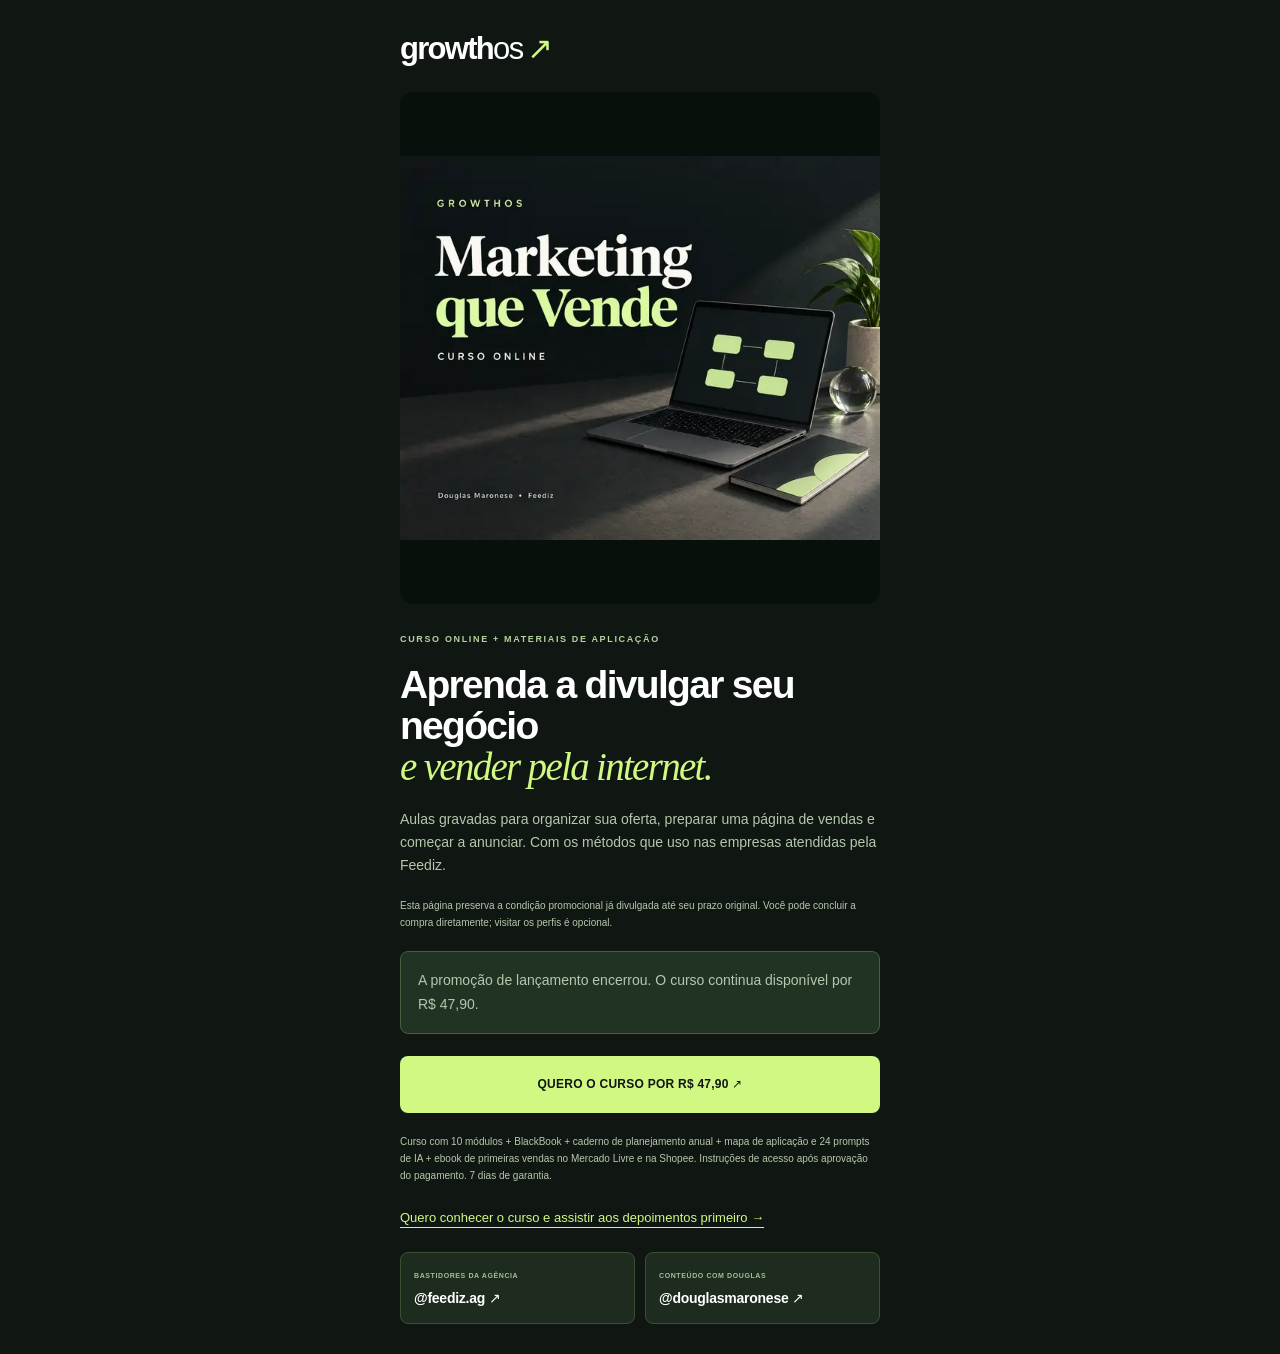
<file: cupom/index.html>
<!DOCTYPE html>

<html lang="pt-BR"><head>
<meta charset="utf-8"/><meta content="width=device-width,initial-scale=1,viewport-fit=cover" name="viewport"/>
<title>GrowthOS — acesso à condição já divulgada</title>
<meta content="Conheça os perfis de Douglas Maronese e da Feediz e aproveite a condição de lançamento do GrowthOS: curso de marketing e materiais de aplicação." name="description"/>
<meta content="noindex,follow" name="robots"/><meta content="#101713" name="theme-color"/>
<link href="https://www.douglasmaronese.com.br/cupom/" rel="canonical"/>
<meta content="website" property="og:type"/><meta content="Seu próximo passo começa com o GrowthOS." property="og:title"/>
<meta content="https://www.douglasmaronese.com.br/cupom/" property="og:url"/>
<meta content="https://www.douglasmaronese.com.br/assets/curso-capa.webp" property="og:image"/>
<link href="../assets/mark.svg" rel="icon"/><link href="../style.css?v=20260915a" rel="stylesheet"/>
<script defer="" src="../config.js?v=20260915a"></script><script defer="" src="bio.js?v=20260915a"></script>
</head><body class="bio-shell"><main class="bio-card">
<a class="brand" href="../">growth<span>os</span><i>↗</i></a>
<img alt="GrowthOS — Marketing que Vende, com Douglas Maronese" class="bio-cover" height="512" src="../assets/curso-capa.webp" width="640"/>
<p class="eyebrow">CURSO ONLINE + MATERIAIS DE APLICAÇÃO</p><h1>Aprenda a divulgar seu negócio<br/><em>e vender pela internet.</em></h1>
<p>Aulas gravadas para organizar sua oferta, preparar uma página de vendas e começar a anunciar. Com os métodos que uso nas empresas atendidas pela Feediz.</p>



<p class="bio-fine">Esta página preserva a condição promocional já divulgada até seu prazo original. Você pode concluir a compra diretamente; visitar os perfis é opcional.</p><div hidden="" id="bio-promotion"><div class="coupon-ticket"><div><small>SEU CÓDIGO</small><strong>FEEDIZ</strong></div><p>De <del>R$ 47,90</del><br/>por <strong data-bio-price="">R$ 17,72</strong></p></div><p class="bio-fine">63% de desconto · até 21/09/2026 · pagamento único</p></div>
<p class="bio-expired" hidden="" id="bio-ended">A promoção de lançamento encerrou. O curso continua disponível por R$ 47,90.</p>
<a class="button button-lime" href="https://pay.kiwify.com.br/xQxZtk8" id="bio-checkout">CONTINUAR PARA A KIWIFY ↗</a>
<p class="bio-fine">Curso com 10 módulos + BlackBook + caderno de planejamento anual + mapa de aplicação e 24 prompts de IA + ebook de primeiras vendas no Mercado Livre e na Shopee. Instruções de acesso após aprovação do pagamento. 7 dias de garantia.</p>
<a class="bio-secondary" href="../" id="bio-details">Quero conhecer o curso e assistir aos depoimentos primeiro →</a>
<div class="instagram-options"><a href="https://www.instagram.com/feediz.ag/" rel="noopener noreferrer" target="_blank"><span>BASTIDORES DA AGÊNCIA</span><strong>@feediz.ag ↗</strong></a><a href="https://www.instagram.com/douglasmaronese/" rel="noopener noreferrer" target="_blank"><span>CONTEÚDO COM DOUGLAS</span><strong>@douglasmaronese ↗</strong></a></div></main></body></html>
</file>
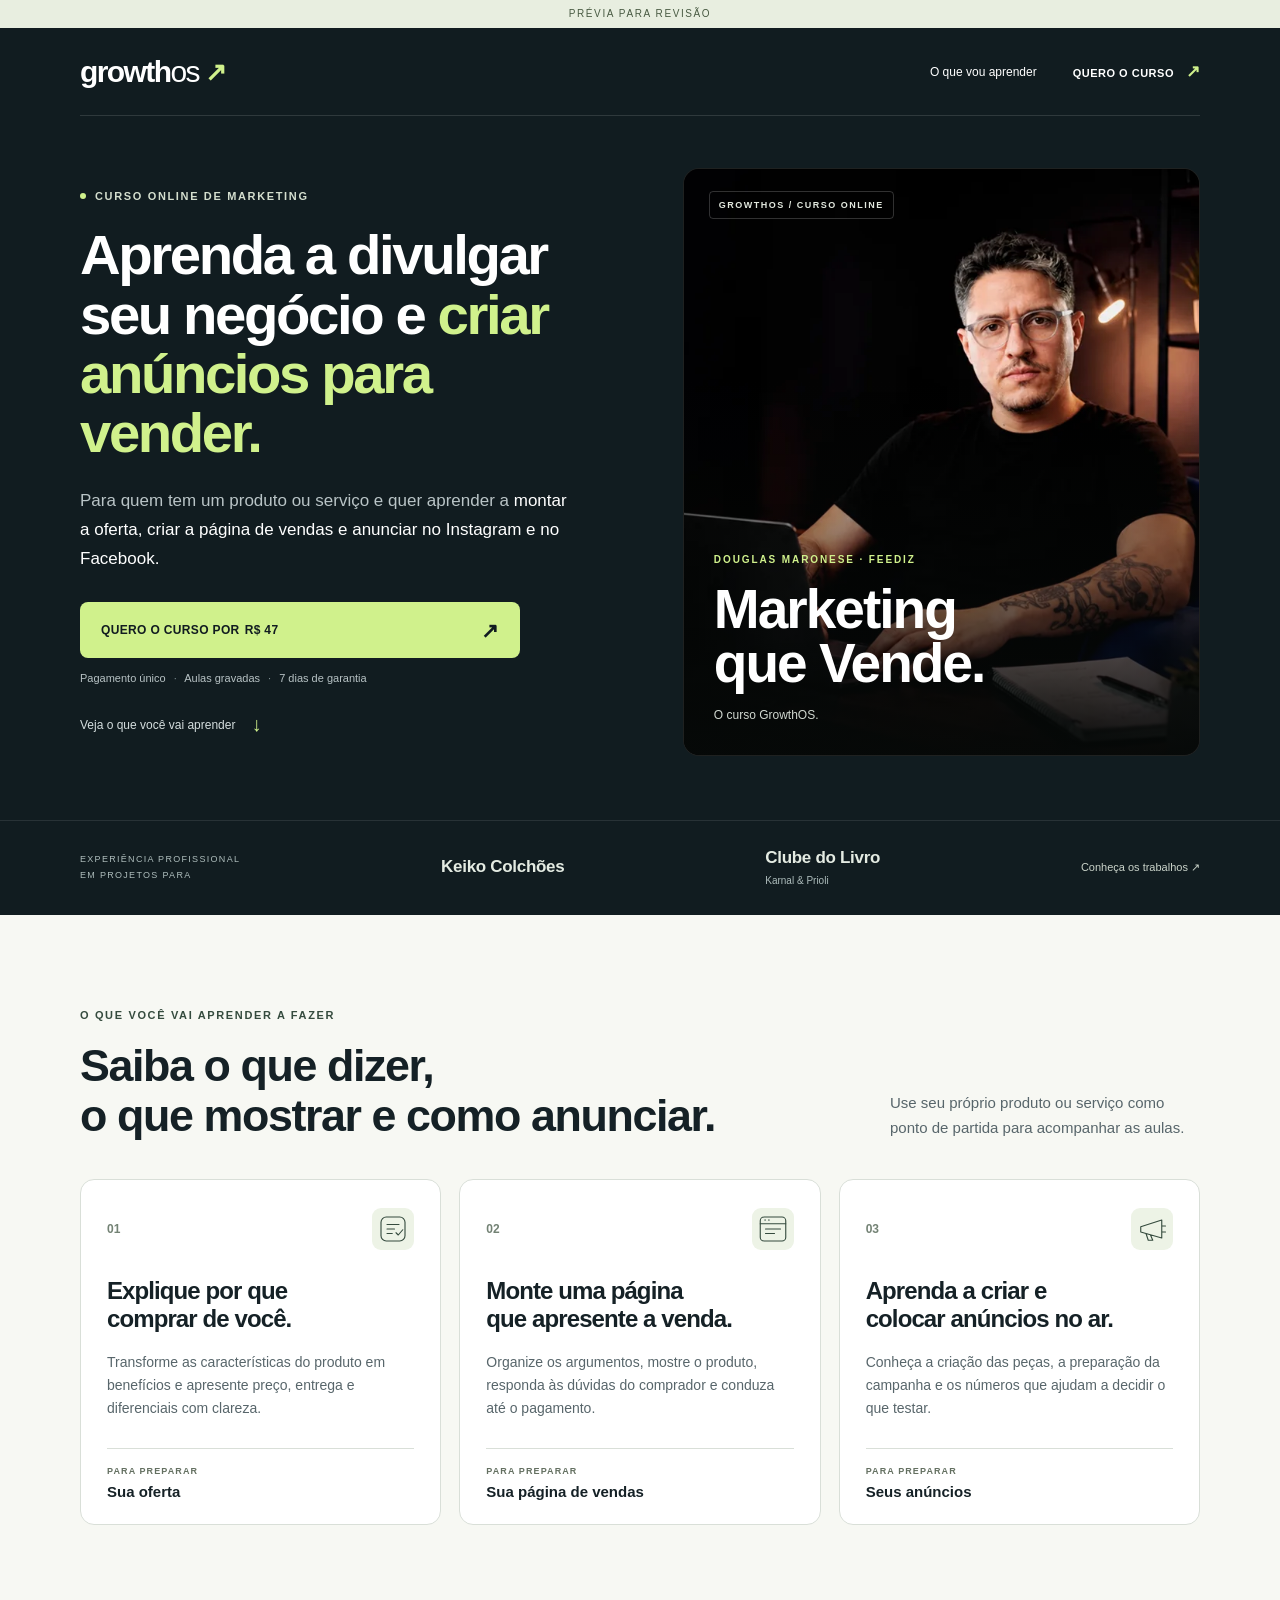
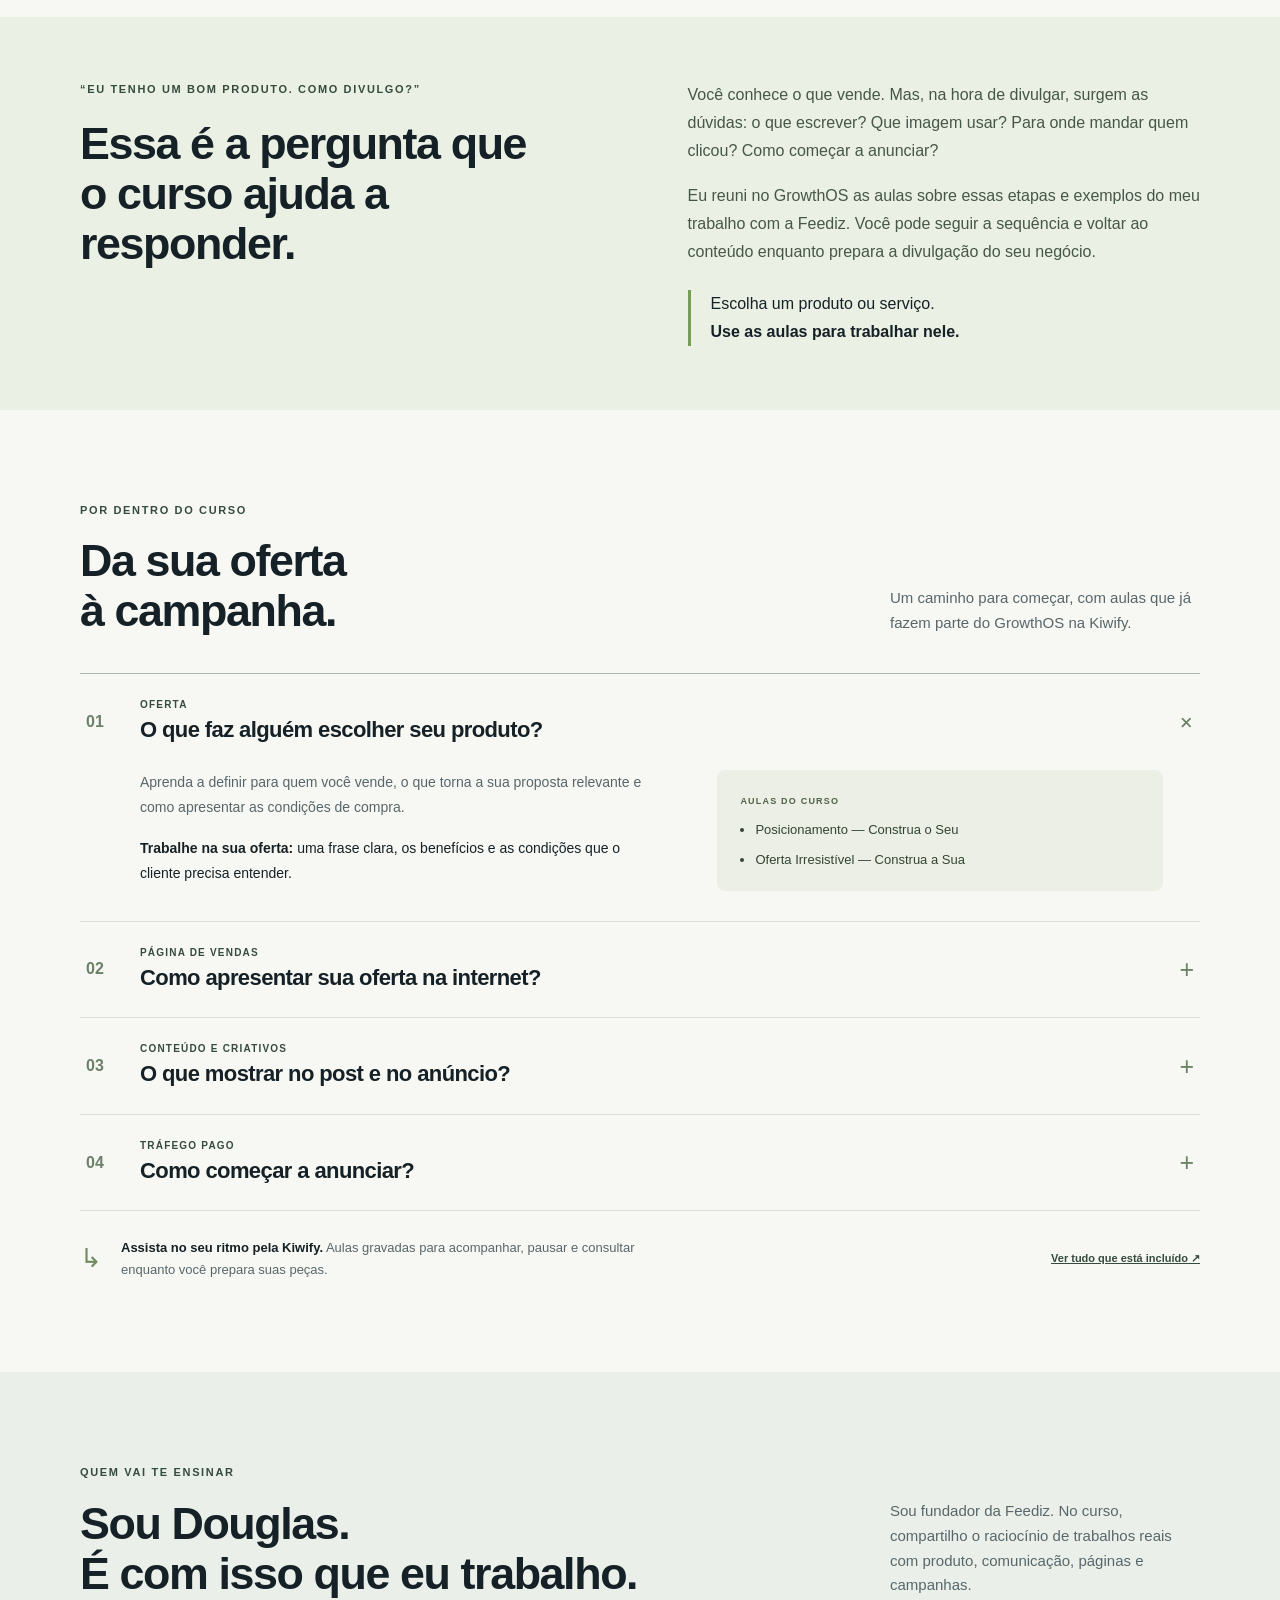
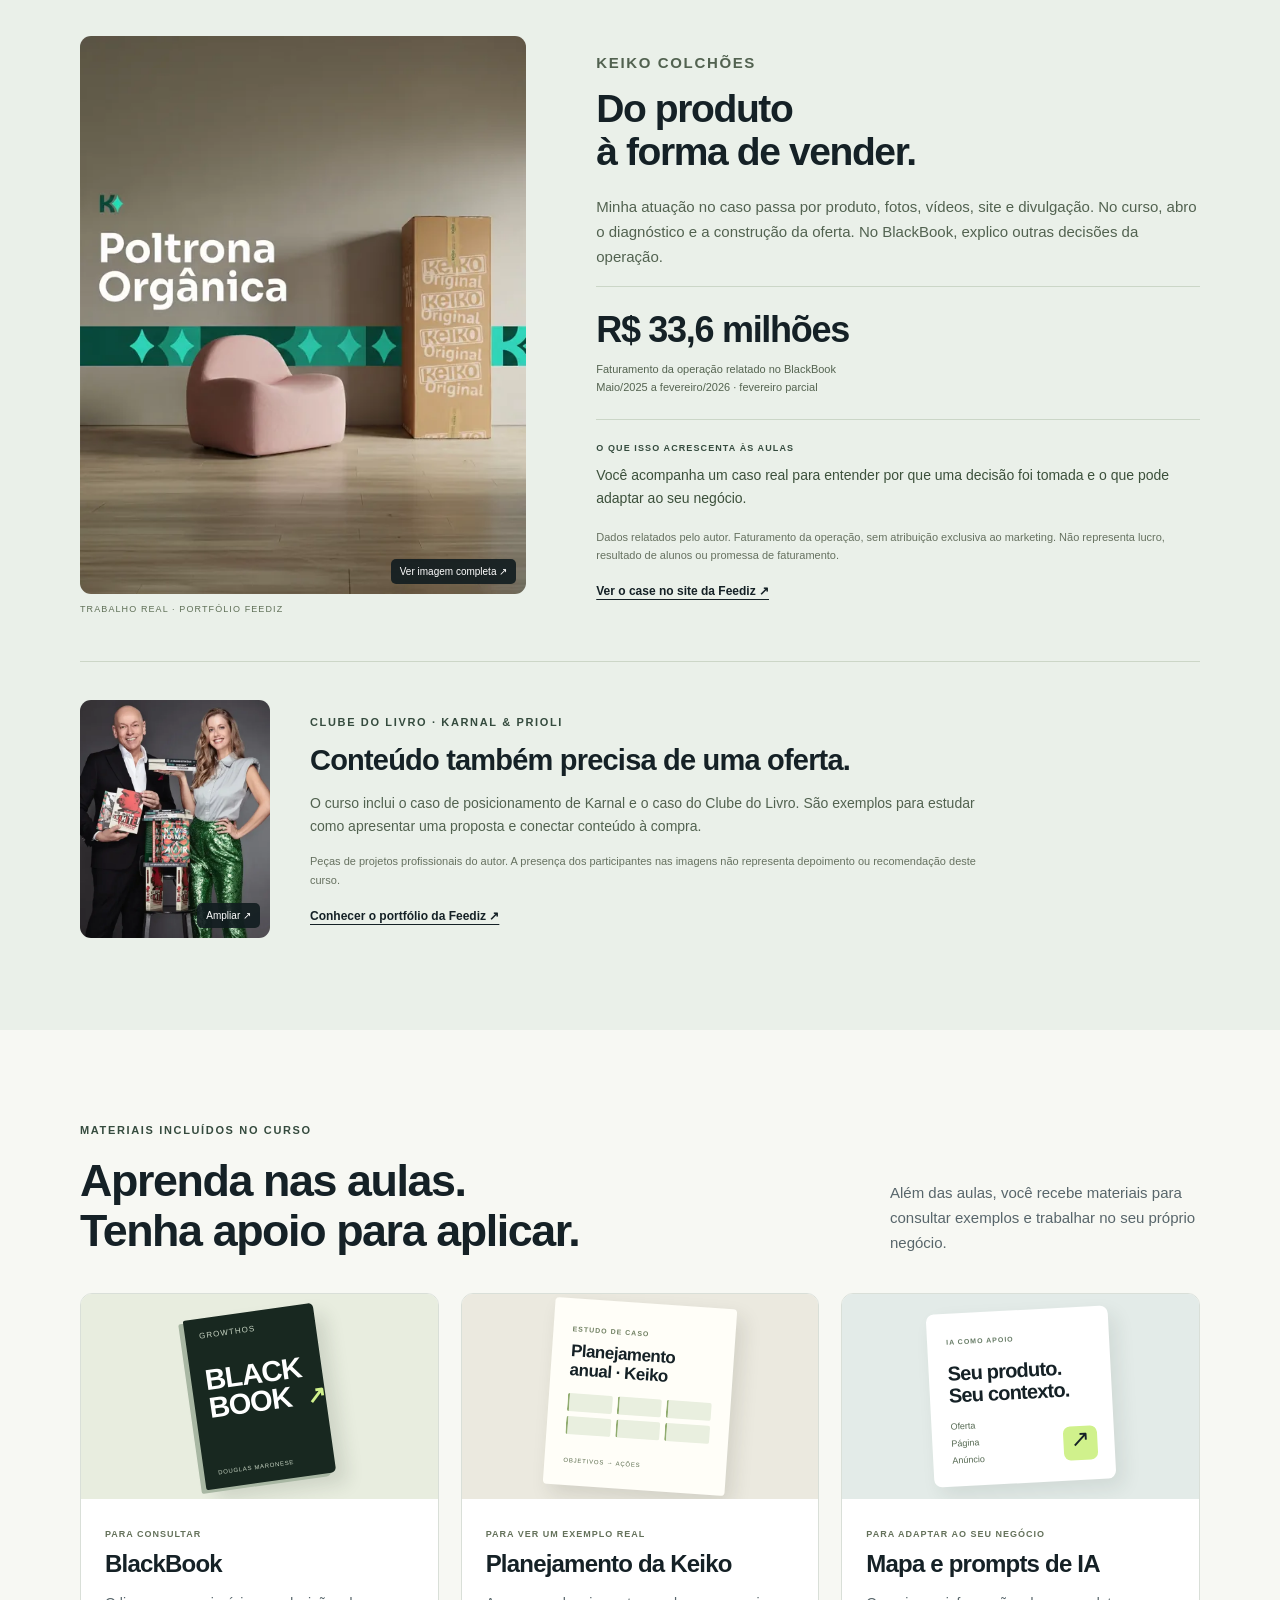
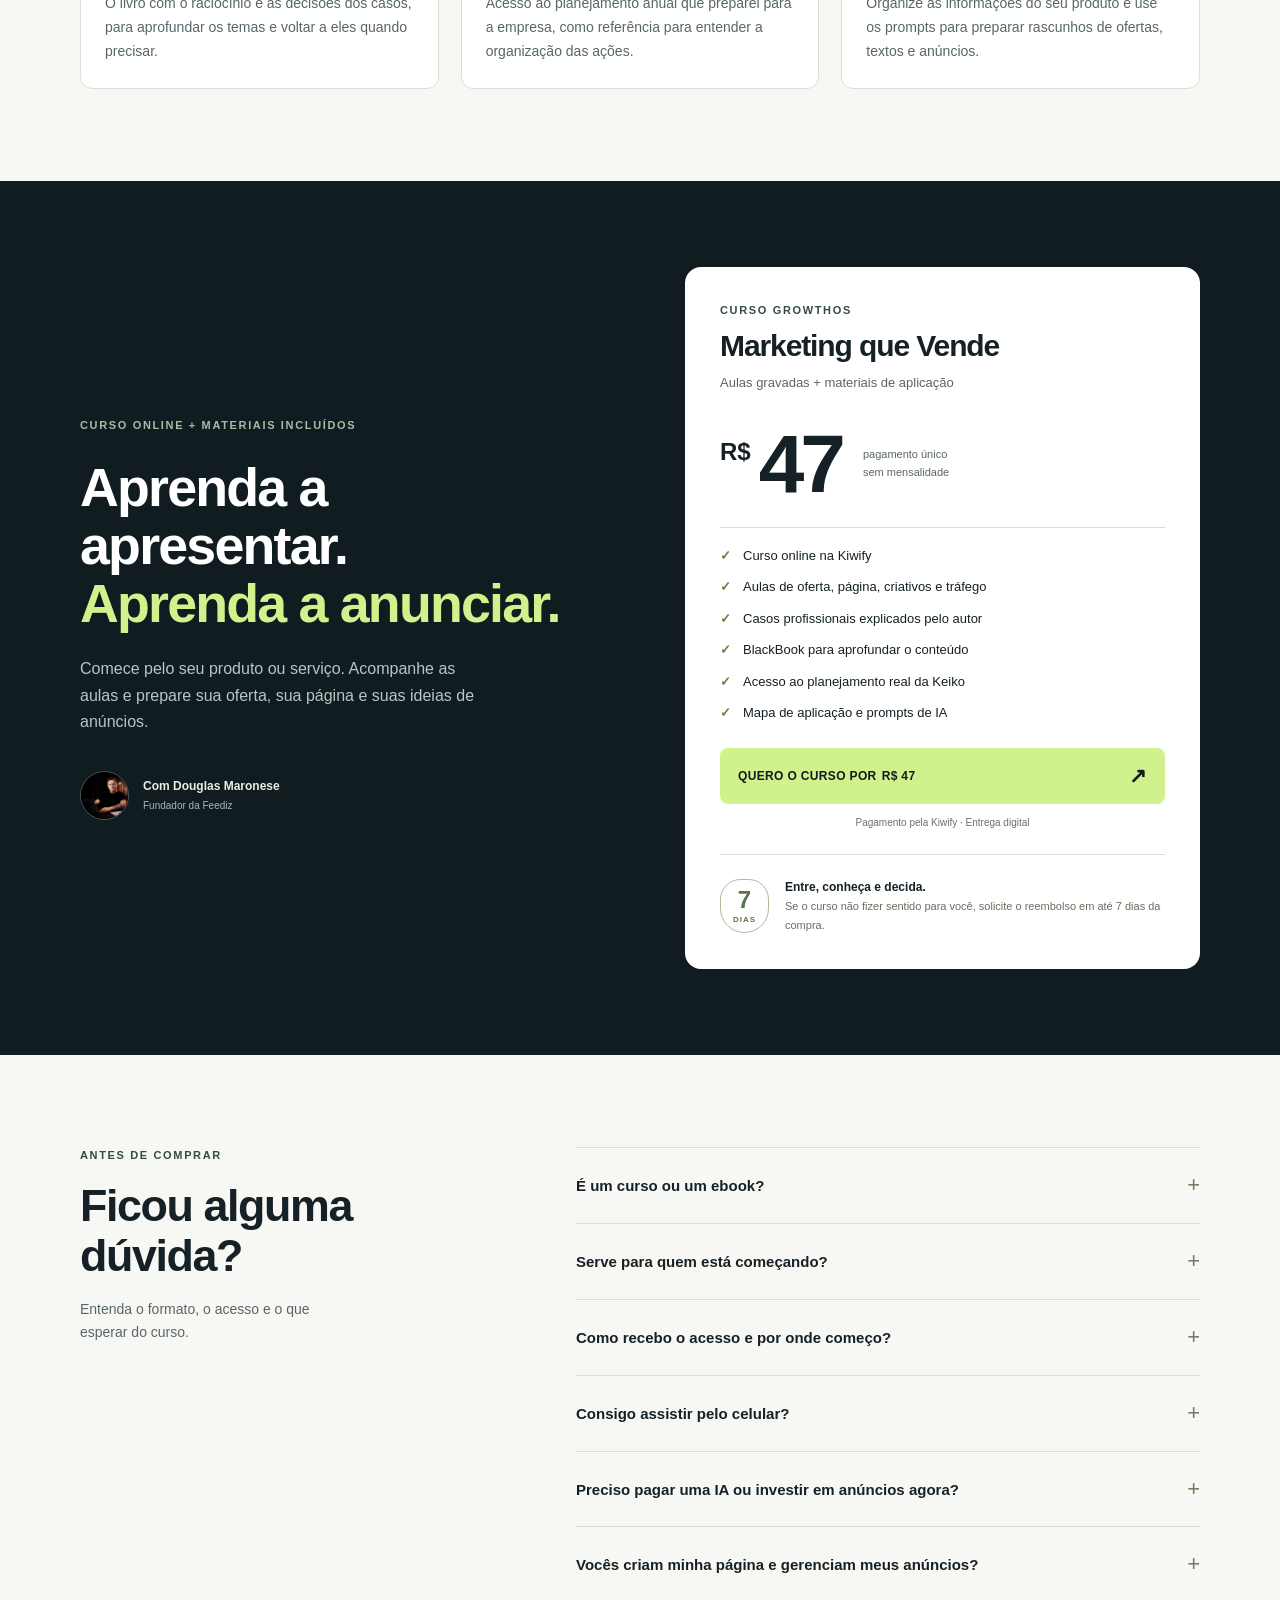
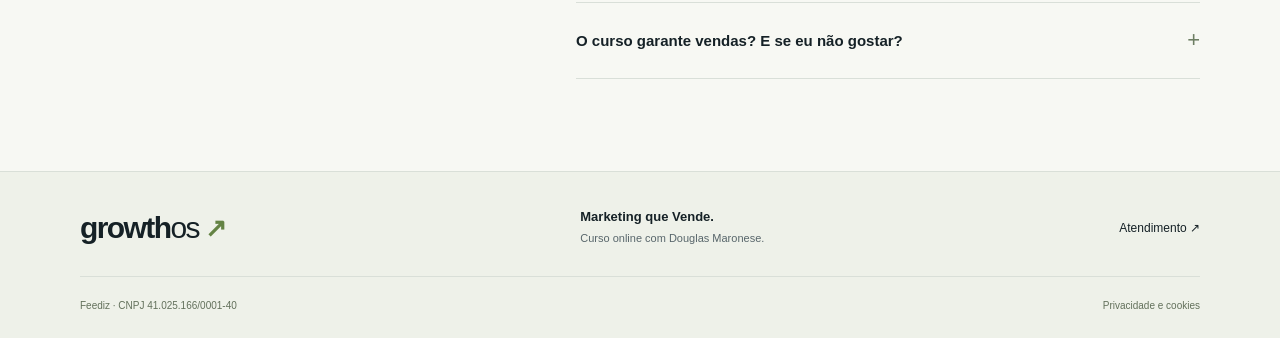
<file: revisao/index.html>
<!doctype html>
<html lang="pt-BR">
<head>
  <meta charset="utf-8">
  <meta name="viewport" content="width=device-width,initial-scale=1,viewport-fit=cover">
  <title>GrowthOS — Marketing que Vende | Curso online com Douglas Maronese</title>
  <meta name="description" content="Aprenda a apresentar sua oferta, criar uma página de vendas e anunciar no Instagram e no Facebook. Curso online GrowthOS com Douglas Maronese, da Feediz.">
  <meta name="robots" content="noindex,nofollow">
  <meta name="theme-color" content="#111c20">
  <meta property="og:type" content="website">
  <meta property="og:locale" content="pt_BR">
  <meta property="og:title" content="Aprenda a divulgar seu negócio e criar anúncios para vender.">
  <meta property="og:description" content="GrowthOS — Marketing que Vende. Curso online: oferta, página de vendas, criativos e tráfego pago. Com Douglas Maronese, da Feediz.">
  <meta property="og:image" content="assets/douglas.webp">
  <link rel="icon" type="image/svg+xml" href="assets/mark.svg">
  <link rel="stylesheet" href="style.css">
  <script src="config.js" defer></script>
  <script src="app.js" defer></script>
</head>
<body>
<div class="preview-bar">PRÉVIA PARA REVISÃO</div>
<a class="skip" href="#conteudo">Pular para o conteúdo</a>
<div class="header-shell"><header class="header wrap">
  <a class="brand" href="#conteudo" aria-label="GrowthOS, início">growth<span>os</span><i aria-hidden="true">↗</i></a>
  <nav aria-label="Navegação principal"><a href="#aulas">O que vou aprender</a><a class="header-cta" href="#oferta">QUERO O CURSO <span aria-hidden="true">↗</span></a></nav>
</header></div>
<main id="conteudo">
<div class="hero-shell">
  <section class="hero wrap" aria-labelledby="hero-title">
    <div class="hero-copy" id="hero-copy">
      <p class="eyebrow"><span class="dot" aria-hidden="true"></span> CURSO ONLINE DE MARKETING</p>
      <h1 id="hero-title">Aprenda a divulgar seu negócio e <span>criar anúncios para vender.</span></h1>
      <p class="hero-description">Para quem tem um produto ou serviço e quer aprender a <strong>montar a oferta, criar a página de vendas e anunciar no Instagram e no Facebook.</strong></p>
      <a class="button button-lime" href="#oferta">QUERO O CURSO POR <span class="price">R$ 47</span><span class="arrow" aria-hidden="true">↗</span></a>
      <p class="micro hero-micro">Pagamento único <span>·</span> Aulas gravadas <span>·</span> 7 dias de garantia</p>
      <a class="hero-secondary" href="#aulas">Veja o que você vai aprender <span aria-hidden="true">↓</span></a>
    </div>
    <figure class="teacher-poster">
      <img src="assets/douglas.webp" width="1500" height="756" fetchpriority="high" alt="Douglas Maronese, professor do GrowthOS e fundador da Feediz, trabalhando em seu computador">
      <span class="poster-label">GROWTHOS / CURSO ONLINE</span>
      <figcaption><span>DOUGLAS MARONESE · FEEDIZ</span><strong>Marketing<br>que Vende.</strong><small>O curso GrowthOS.</small></figcaption>
    </figure>
  </section>
  <div class="experience-strip"><div class="wrap"><span>EXPERIÊNCIA PROFISSIONAL<br>EM PROJETOS PARA</span><p>Keiko Colchões</p><p>Clube do Livro <small>Karnal &amp; Prioli</small></p><a href="#experiencia">Conheça os trabalhos <span aria-hidden="true">↗</span></a></div></div>
</div>
<section class="section wrap" aria-labelledby="learn-title">
  <div class="section-heading"><div><p class="eyebrow">O QUE VOCÊ VAI APRENDER A FAZER</p><h2 id="learn-title">Saiba o que dizer,<br>o que mostrar e como anunciar.</h2></div><p>Use seu próprio produto ou serviço como ponto de partida para acompanhar as aulas.</p></div>
  <div class="outcome-grid">
    <article class="outcome-card"><div class="card-top"><span>01</span><svg viewBox="0 0 48 48" fill="none" aria-hidden="true"><rect x="8" y="8" width="32" height="32" rx="7"/><path d="M16 18h16M16 24h10M16 30h7m5-1 3 3 6-7"/></svg></div><h3>Explique por que<br>comprar de você.</h3><p>Transforme as características do produto em benefícios e apresente preço, entrega e diferenciais com clareza.</p><div class="outcome-result"><small>PARA PREPARAR</small><strong>Sua oferta</strong></div></article>
    <article class="outcome-card"><div class="card-top"><span>02</span><svg viewBox="0 0 48 48" fill="none" aria-hidden="true"><rect x="7" y="8" width="34" height="32" rx="5"/><path d="M7 17h34M13 12h1m4 0h1M14 24h20M14 30h12"/></svg></div><h3>Monte uma página<br>que apresente a venda.</h3><p>Organize os argumentos, mostre o produto, responda às dúvidas do comprador e conduza até o pagamento.</p><div class="outcome-result"><small>PARA PREPARAR</small><strong>Sua página de vendas</strong></div></article>
    <article class="outcome-card"><div class="card-top"><span>03</span><svg viewBox="0 0 48 48" fill="none" aria-hidden="true"><path d="m9 21 28-9v24L9 28v-7Zm7 9 3 9h6l-3-7M37 20h5m-5 8h5"/></svg></div><h3>Aprenda a criar e<br>colocar anúncios no ar.</h3><p>Conheça a criação das peças, a preparação da campanha e os números que ajudam a decidir o que testar.</p><div class="outcome-result"><small>PARA PREPARAR</small><strong>Seus anúncios</strong></div></article>
  </div>
</section>
<section class="story-section"><div class="wrap story-layout">
  <div><p class="eyebrow">“EU TENHO UM BOM PRODUTO. COMO DIVULGO?”</p><h2>Essa é a pergunta que o curso ajuda a responder.</h2></div>
  <div class="story-copy"><p>Você conhece o que vende. Mas, na hora de divulgar, surgem as dúvidas: o que escrever? Que imagem usar? Para onde mandar quem clicou? Como começar a anunciar?</p><p>Eu reuni no GrowthOS as aulas sobre essas etapas e exemplos do meu trabalho com a Feediz. Você pode seguir a sequência e voltar ao conteúdo enquanto prepara a divulgação do seu negócio.</p><p class="story-punch">Escolha um produto ou serviço.<br><strong>Use as aulas para trabalhar nele.</strong></p></div>
</div></section>
<section class="section wrap curriculum-section" id="aulas" aria-labelledby="curriculum-title">
  <div class="section-heading"><div><p class="eyebrow">POR DENTRO DO CURSO</p><h2 id="curriculum-title">Da sua oferta<br>à campanha.</h2></div><p>Um caminho para começar, com aulas que já fazem parte do GrowthOS na Kiwify.</p></div>
  <div class="curriculum">
    <details open><summary><span class="step-number">01</span><span class="step-title"><small>OFERTA</small><strong>O que faz alguém escolher seu produto?</strong></span><span class="detail-icon" aria-hidden="true">+</span></summary><div class="lesson-content"><div><p>Aprenda a definir para quem você vende, o que torna a sua proposta relevante e como apresentar as condições de compra.</p><p class="lesson-output"><strong>Trabalhe na sua oferta:</strong> uma frase clara, os benefícios e as condições que o cliente precisa entender.</p></div><div class="lesson-list"><small>AULAS DO CURSO</small><ul><li>Posicionamento — Construa o Seu</li><li>Oferta Irresistível — Construa a Sua</li></ul></div></div></details>
    <details><summary><span class="step-number">02</span><span class="step-title"><small>PÁGINA DE VENDAS</small><strong>Como apresentar sua oferta na internet?</strong></span><span class="detail-icon" aria-hidden="true">+</span></summary><div class="lesson-content"><div><p>Entenda como organizar a promessa, a apresentação do produto, as provas, as dúvidas e o botão de compra.</p><p class="lesson-output"><strong>Trabalhe na sua página:</strong> uma estrutura para o visitante entender o produto e decidir se faz sentido comprar.</p></div><div class="lesson-list"><small>AULA DO CURSO</small><ul><li>Página de Vendas — Construa Uma Página Que Converte</li></ul></div></div></details>
    <details><summary><span class="step-number">03</span><span class="step-title"><small>CONTEÚDO E CRIATIVOS</small><strong>O que mostrar no post e no anúncio?</strong></span><span class="detail-icon" aria-hidden="true">+</span></summary><div class="lesson-content"><div><p>Estude como pensar os argumentos, as imagens e as ideias de conteúdo para apresentar o que você vende.</p><p class="lesson-output"><strong>Trabalhe nas suas peças:</strong> ideias de posts e anúncios alinhados ao produto e ao público que você quer alcançar.</p></div><div class="lesson-list"><small>CONTEÚDOS DO CURSO</small><ul><li>Mídia Social</li><li>Criativos de Anúncio</li></ul></div></div></details>
    <details><summary><span class="step-number">04</span><span class="step-title"><small>TRÁFEGO PAGO</small><strong>Como começar a anunciar?</strong></span><span class="detail-icon" aria-hidden="true">+</span></summary><div class="lesson-content"><div><p>Conheça a estrutura de uma campanha, a preparação do primeiro teste e o acompanhamento dos resultados.</p><p class="lesson-output"><strong>Trabalhe na sua campanha:</strong> oferta, peça, destino do clique e orçamento definidos antes de começar o teste.</p></div><div class="lesson-list"><small>AULAS DO CURSO</small><ul><li>Tráfego Pago - Do Zero a Venda</li><li>A Máquina de Dinheiro — O Mínimo Viável</li></ul></div></div></details>
  </div>
  <div class="course-note"><span aria-hidden="true">↳</span><p><strong>Assista no seu ritmo pela Kiwify.</strong> Aulas gravadas para acompanhar, pausar e consultar enquanto você prepara suas peças.</p><a href="#oferta">Ver tudo que está incluído ↗</a></div>
</section>
<section class="proof-section" id="experiencia" aria-labelledby="proof-title"><div class="section wrap">
  <div class="section-heading"><div><p class="eyebrow">QUEM VAI TE ENSINAR</p><h2 id="proof-title">Sou Douglas.<br>É com isso que eu trabalho.</h2></div><p>Sou fundador da Feediz. No curso, compartilho o raciocínio de trabalhos reais com produto, comunicação, páginas e campanhas.</p></div>
  <article class="keiko-case">
    <figure><button class="image-button" data-image="assets/bastidores-keiko.webp" data-caption="Peça do portfólio Feediz para a Keiko Colchões" aria-label="Ampliar a imagem completa do trabalho para a Keiko"><img src="assets/bastidores-keiko.webp" width="560" height="700" loading="lazy" alt="Peça da Keiko com a poltrona, a embalagem e o ambiente completos"><span>Ver imagem completa ↗</span></button><figcaption>TRABALHO REAL · PORTFÓLIO FEEDIZ</figcaption></figure>
    <div class="case-copy"><p class="eyebrow">KEIKO COLCHÕES</p><h3>Do produto<br>à forma de vender.</h3><p>Minha atuação no caso passa por produto, fotos, vídeos, site e divulgação. No curso, abro o diagnóstico e a construção da oferta. No BlackBook, explico outras decisões da operação.</p><div class="case-metric"><strong>R$ 33,6 milhões</strong><span>Faturamento da operação relatado no BlackBook<br>Maio/2025 a fevereiro/2026 · fevereiro parcial</span></div><div class="case-application"><small>O QUE ISSO ACRESCENTA ÀS AULAS</small><p>Você acompanha um caso real para entender por que uma decisão foi tomada e o que pode adaptar ao seu negócio.</p></div><p class="proof-note">Dados relatados pelo autor. Faturamento da operação, sem atribuição exclusiva ao marketing. Não representa lucro, resultado de alunos ou promessa de faturamento.</p><a class="text-link" href="https://www.feediz.com.br/cases/keiko-colchoes/" target="_blank" rel="noopener noreferrer">Ver o case no site da Feediz ↗</a></div>
  </article>
  <article class="clube-case"><figure><button class="image-button" data-image="assets/bastidores-clube.webp" data-caption="Peça do portfólio Feediz para o Clube do Livro" aria-label="Ampliar a imagem completa do Clube do Livro"><img src="assets/bastidores-clube.webp" width="560" height="700" loading="lazy" alt="Peça completa do Clube do Livro com Leandro Karnal, Gabriela Prioli e os livros"><span>Ampliar ↗</span></button></figure><div><p class="eyebrow">CLUBE DO LIVRO · KARNAL &amp; PRIOLI</p><h3>Conteúdo também precisa de uma oferta.</h3><p>O curso inclui o caso de posicionamento de Karnal e o caso do Clube do Livro. São exemplos para estudar como apresentar uma proposta e conectar conteúdo à compra.</p><p class="proof-note">Peças de projetos profissionais do autor. A presença dos participantes nas imagens não representa depoimento ou recomendação deste curso.</p><a class="text-link" href="https://www.feediz.com.br/" target="_blank" rel="noopener noreferrer">Conhecer o portfólio da Feediz ↗</a></div></article>
</div></section>
<section class="section wrap" id="materiais" aria-labelledby="materials-title">
  <div class="section-heading"><div><p class="eyebrow">MATERIAIS INCLUÍDOS NO CURSO</p><h2 id="materials-title">Aprenda nas aulas.<br>Tenha apoio para aplicar.</h2></div><p>Além das aulas, você recebe materiais para consultar exemplos e trabalhar no seu próprio negócio.</p></div>
  <div class="materials-grid">
    <article class="material-card"><div class="material-art book-art" aria-hidden="true"><div class="mini-book"><span>GROWTHOS</span><strong>BLACK<br>BOOK<span>↗</span></strong><small>DOUGLAS MARONESE</small></div></div><div class="material-copy"><small>PARA CONSULTAR</small><h3>BlackBook</h3><p>O livro com o raciocínio e as decisões dos casos, para aprofundar os temas e voltar a eles quando precisar.</p></div></article>
    <article class="material-card"><div class="material-art plan-art" aria-hidden="true"><div class="mini-plan"><small>ESTUDO DE CASO</small><strong>Planejamento<br>anual · Keiko</strong><div class="plan-grid"><i></i><i></i><i></i><i></i><i></i><i></i></div><span>OBJETIVOS → AÇÕES</span></div></div><div class="material-copy"><small>PARA VER UM EXEMPLO REAL</small><h3>Planejamento da Keiko</h3><p>Acesso ao planejamento anual que preparei para a empresa, como referência para entender a organização das ações.</p></div></article>
    <article class="material-card"><div class="material-art ai-art" aria-hidden="true"><div class="ai-sheet"><span>IA COMO APOIO</span><strong>Seu produto.<br>Seu contexto.</strong><p>Oferta<br>Página<br>Anúncio</p><b>↗</b></div></div><div class="material-copy"><small>PARA ADAPTAR AO SEU NEGÓCIO</small><h3>Mapa e prompts de IA</h3><p>Organize as informações do seu produto e use os prompts para preparar rascunhos de ofertas, textos e anúncios.</p></div></article>
  </div>
</section>
<section class="offer-section" id="oferta" aria-labelledby="offer-title"><div class="wrap offer-layout">
  <div class="offer-heading"><p class="eyebrow">CURSO ONLINE + MATERIAIS INCLUÍDOS</p><h2 id="offer-title">Aprenda a apresentar.<br><span>Aprenda a anunciar.</span></h2><p>Comece pelo seu produto ou serviço. Acompanhe as aulas e prepare sua oferta, sua página e suas ideias de anúncios.</p><div class="offer-author"><img src="assets/douglas.webp" width="80" height="80" loading="lazy" alt=""><p><strong>Com Douglas Maronese</strong><span>Fundador da Feediz</span></p></div></div>
  <div class="offer-card" id="offer-card"><p class="eyebrow">CURSO GROWTHOS</p><h3>Marketing que Vende</h3><p class="offer-sub">Aulas gravadas + materiais de aplicação</p><div class="offer-price"><span>R$</span><strong data-price-number>47</strong><small>pagamento único<br>sem mensalidade</small></div><ul class="included"><li>Curso online na Kiwify</li><li>Aulas de oferta, página, criativos e tráfego</li><li>Casos profissionais explicados pelo autor</li><li>BlackBook para aprofundar o conteúdo</li><li>Acesso ao planejamento real da Keiko</li><li>Mapa de aplicação e prompts de IA</li></ul><button class="button button-lime" data-buy>QUERO O CURSO POR <span class="price">R$ 47</span><span class="arrow" aria-hidden="true">↗</span></button><p class="micro checkout-micro">Pagamento pela Kiwify · Entrega digital</p><div class="guarantee"><div>7<span>DIAS</span></div><p><strong>Entre, conheça e decida.</strong><br>Se o curso não fizer sentido para você, solicite o reembolso em até 7 dias da compra.</p></div></div>
</div></section>
<section class="section wrap faq-section" aria-labelledby="faq-title"><div><p class="eyebrow">ANTES DE COMPRAR</p><h2 id="faq-title">Ficou alguma dúvida?</h2><p class="faq-intro">Entenda o formato, o acesso e o que esperar do curso.</p></div><div class="faq-list">
  <details><summary>É um curso ou um ebook?<span aria-hidden="true">+</span></summary><p>É um curso online com aulas gravadas, acessadas pela Kiwify. O BlackBook, o planejamento real da Keiko, o mapa e os prompts de IA são materiais incluídos para apoiar o estudo e a aplicação.</p></details>
  <details><summary>Serve para quem está começando?<span aria-hidden="true">+</span></summary><p>A sequência começa pela oferta e inclui conteúdos de tráfego desde o início. É indicada para quem tem um produto ou serviço e quer aprender a divulgá-lo. Você adapta os exemplos ao tamanho do seu negócio e aos recursos disponíveis.</p></details>
  <details><summary>Como recebo o acesso e por onde começo?<span aria-hidden="true">+</span></summary><p>Após a aprovação do pagamento, você recebe o acesso da Kiwify pelo e-mail da compra. Ela será sua entrada para as aulas e os links dos materiais. Comece por posicionamento e oferta; depois avance para página de vendas, criativos e tráfego.</p></details>
  <details><summary>Consigo assistir pelo celular?<span aria-hidden="true">+</span></summary><p>Sim. Você acompanha as aulas pela Kiwify e consulta os materiais no celular. Para construir uma página ou configurar campanhas, um computador pode facilitar o trabalho.</p></details>
  <details><summary>Preciso pagar uma IA ou investir em anúncios agora?<span aria-hidden="true">+</span></summary><p>Você pode estudar e preparar seus materiais antes de investir em anúncios. Verba de mídia, hospedagem e ferramentas de terceiros não estão incluídas. Os prompts são um apoio: você precisa revisar os textos e conferir as informações geradas.</p></details>
  <details><summary>Vocês criam minha página e gerenciam meus anúncios?<span aria-hidden="true">+</span></summary><p>A entrega é o curso com materiais de aplicação. Você aprende e executa no seu ritmo. Consultoria individual, criação de página e gestão de anúncios por uma equipe são serviços separados.</p></details>
  <details><summary>O curso garante vendas? E se eu não gostar?<span aria-hidden="true">+</span></summary><p>Não há garantia de vendas ou de faturamento. Os resultados dependem do produto, do público, da execução e do investimento. Você tem 7 dias a partir da compra para conhecer a entrega e solicitar reembolso pela Kiwify.</p></details>
</div></section>
</main>
<footer class="footer"><div class="wrap footer-top"><a class="brand" href="#conteudo">growth<span>os</span><i aria-hidden="true">↗</i></a><p>Marketing que Vende.<br><span>Curso online com Douglas Maronese.</span></p><a href="https://www.instagram.com/dougmaronese/" target="_blank" rel="noopener noreferrer">Atendimento ↗</a></div><div class="wrap footer-bottom"><span>Feediz · CNPJ 41.025.166/0001-40</span><button id="privacy-open">Privacidade e cookies</button></div></footer>
<div class="mobile-sticky" id="mobile-sticky" hidden><div><small>CURSO GROWTHOS</small><strong><span class="price">R$ 47</span> <span>pagamento único</span></strong></div><a class="button button-lime" href="#oferta">QUERO O CURSO ↗</a></div>
<dialog id="availability-dialog" class="simple-dialog" aria-labelledby="availability-title"><button class="dialog-close" data-close aria-label="Fechar">×</button><p class="eyebrow">PRÉVIA PARA REVISÃO</p><h2 id="availability-title">Esta é a nova apresentação do curso.</h2><p>O preço proposto é R$ 47. O checkout desta versão ainda não está habilitado. Você pode conhecer a oferta e os conteúdos nesta página.</p><button class="button button-dark" data-close>CONTINUAR VENDO A PÁGINA</button></dialog>
<dialog id="image-dialog" class="image-dialog" aria-labelledby="image-caption"><button class="dialog-close" data-close aria-label="Fechar imagem">×</button><img id="large-image" alt=""><p id="image-caption"></p></dialog>
<dialog id="privacy-dialog" class="simple-dialog" aria-labelledby="privacy-title"><button class="dialog-close" data-close aria-label="Fechar">×</button><p class="eyebrow">PRIVACIDADE</p><h2 id="privacy-title">Sua escolha de cookies.</h2><p>Quando a medição de marketing estiver habilitada, sua autorização permite medir visitas e cliques desta página com o Pixel da Meta. A compra e os dados de pagamento são tratados pela Kiwify no checkout.</p><p>A preferência fica salva neste navegador e pode ser alterada aqui. Nesta prévia, a medição de marketing está desativada.</p><div class="consent-actions"><button class="button button-dark" data-consent="no">USAR SEM MARKETING</button><button class="button button-outline" data-consent="yes">PERMITIR MARKETING</button></div></dialog>
<div class="cookie-bar" id="cookie-bar" hidden><p>Podemos usar cookies para medir visitas e cliques de marketing? Você pode mudar sua escolha no rodapé.</p><button data-consent="no">Agora não</button><button data-consent="yes">Permitir</button></div>
<div class="toast" id="toast" role="status" hidden></div>
</body>
</html>
</file>
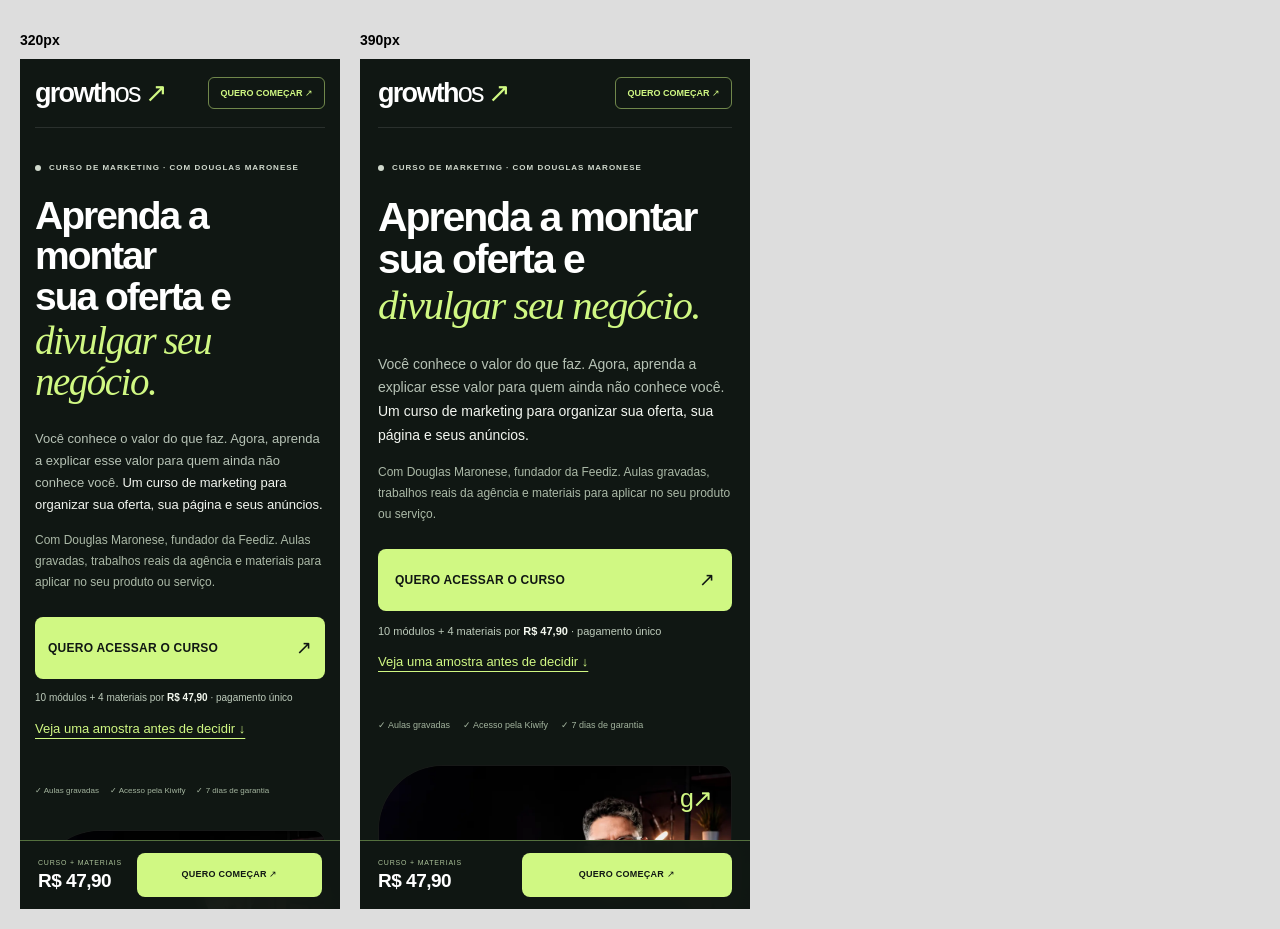
<file: revisao/mobile.html>
<!doctype html><html lang="pt-BR"><meta charset="utf-8"><meta name="robots" content="noindex"><title>Revisão mobile</title><style>body{background:#ddd;font:14px Arial;margin:20px}main{display:flex;gap:20px}iframe{height:850px;border:0;display:block}h2{font-size:14px}</style><main><section><h2>320px</h2><iframe title="320px" width="320" src="../?qa=1"></iframe></section><section><h2>390px</h2><iframe title="390px" width="390" src="../?qa=1"></iframe></section></main></html>
</file>
<file: style.css>
:root{--ink:#17221a;--muted:#606b60;--paper:#f7f7ef;--dark:#101713;--lime:#d0f883;--line:#dce1d4;--green:#52693e;--radius:18px;font-synthesis:none;color-scheme:light}
*{box-sizing:border-box}html{scroll-behavior:smooth;scroll-padding-top:24px}body{margin:0;background:var(--paper);color:var(--ink);font-family:Arial,Helvetica,sans-serif;-webkit-font-smoothing:antialiased}h1,h2,h3,p,figure{margin:0}h1,h2,h3{font-weight:700;letter-spacing:-1.3px}h2{font-size:clamp(35px,4.2vw,57px);line-height:1.08}h3{font-size:23px;line-height:1.23;letter-spacing:-.7px}em{font-family:Georgia,'Times New Roman',serif;font-weight:400;letter-spacing:-1.7px}p{line-height:1.65}button,input{font:inherit}button,a{-webkit-tap-highlight-color:transparent}button{cursor:pointer}button{border:0}button:disabled{cursor:default}a{color:inherit}img{display:block;max-width:100%}[hidden]{display:none!important}button:focus-visible,a:focus-visible,input:focus-visible,summary:focus-visible{outline:3px solid #779648;outline-offset:5px}.wrap{width:min(1140px,calc(100% - 64px));margin-inline:auto}.section{padding-block:94px}.eyebrow{font-size:10px;font-weight:700;letter-spacing:1.65px;line-height:1.6;color:var(--green);margin-bottom:19px}.skip{position:absolute;top:-80px;left:20px;background:white;padding:15px;z-index:100}.skip:focus{top:10px}.button{display:inline-flex;align-items:center;justify-content:center;gap:12px;min-height:57px;padding:17px 23px;border-radius:8px;text-decoration:none;font-size:12px;font-weight:750;line-height:1.5;letter-spacing:.25px;transition:transform .2s,background .2s}.button>span:last-child:not(.price){font-size:19px;margin-left:auto}.button:hover{transform:translateY(-2px)}.button-lime{background:var(--lime);color:var(--dark)}.button-lime:hover{background:#defba9}.button-dark{background:var(--dark);color:white}.button-dark:hover{background:#2c3e2c}.button-outline{border:1px solid var(--line);background:transparent;color:var(--ink)}.text-link{font-size:12px;font-weight:700;text-underline-offset:5px;display:inline-block;margin-top:25px}.fine-print{font-size:11px;line-height:1.6;color:var(--muted)}
.launch-bar{background:var(--lime);color:var(--dark)}.launch-bar>.wrap{display:flex;align-items:center;justify-content:space-between;gap:16px;min-height:38px;font-size:10px;letter-spacing:.7px;font-weight:700}.launch-bar i,.dot{display:inline-block;width:6px;height:6px;flex-shrink:0;background:currentColor;border-radius:50%;margin-right:8px}.launch-bar button{background:none;font-size:11px;color:inherit;padding:9px 0}.launch-bar b{margin-left:14px}.hero-shell{background:var(--dark);color:#fff}.header{height:85px;display:flex;align-items:center;justify-content:space-between;border-bottom:1px solid #ffffff1c}.brand{font-size:31px;letter-spacing:-1.7px;text-decoration:none;white-space:nowrap;font-weight:800}.brand>span{font-weight:400}.brand i{font-style:normal;margin-left:5px;color:var(--lime)}.header nav{display:flex;gap:30px;align-items:center;font-size:11px}.header nav a{text-decoration:none}.nav-cta{border:1px solid #d0f88380;border-radius:6px;padding:11px 15px;color:var(--lime);font-weight:700}.hero{display:grid;grid-template-columns:1.12fr 1fr;gap:48px;padding-block:59px 50px;align-items:center}.hero-copy>.eyebrow{color:#d0d9cd;display:flex;align-items:center;font-size:9px;letter-spacing:1.5px}.hero h1{font-size:clamp(45px,5.6vw,76px);line-height:.99;letter-spacing:-3.6px;margin-bottom:26px}.hero h1 em{color:var(--lime);font-size:1.09em;line-height:1.02;letter-spacing:-3px}.hero-description{font-size:16px;line-height:1.65;color:#b6c2b5;max-width:480px}.hero-description strong{font-weight:500;color:#f3f6f0}.hero-method{font-size:13px;line-height:1.65;color:#abb9a7;max-width:440px;margin-top:14px}.hero-copy>.button{width:100%;max-width:450px;margin-top:28px}.hero-price{font-size:12px;color:#bdcbbb;margin-top:13px}.hero-price strong{color:#f4f9ef}.coupon-link{padding:10px 0 2px;background:none;color:var(--lime);font-size:12px;text-decoration:underline;text-underline-offset:4px;line-height:1.65;text-align:left}.hero-trust{display:flex;gap:17px;flex-wrap:wrap;color:#a3b49e;font-size:10px;margin-top:24px;line-height:1.6}.hero-visual{min-width:0}.teacher-poster{position:relative;aspect-ratio:.92;background:#050806;overflow:hidden;border-radius:100px 18px 18px 18px;border:1px solid #ffffff12}.teacher-poster>img{width:100%;height:100%;object-fit:cover;object-position:86% 50%}.teacher-poster:after{content:'';position:absolute;inset:48% 0 0;background:linear-gradient(transparent,#050906e6)}.teacher-poster figcaption{position:absolute;bottom:31px;left:25px;right:20px;z-index:1}.teacher-poster figcaption>span{font-size:8px;letter-spacing:1.2px;color:var(--lime)}.teacher-poster figcaption strong{display:block;font-size:27px;letter-spacing:-1px;margin:9px 0}.teacher-poster figcaption small{font-size:11px;color:#c3ccbf}.poster-mark{position:absolute;z-index:1;top:25px;right:25px;font-size:27px;letter-spacing:-2px;color:#d0f883}.hero-testimonials{display:flex;align-items:center;gap:14px;padding:20px 7px 0;text-decoration:none}.avatar-stack{display:flex;padding-left:5px}.avatar-stack img{height:37px;width:37px;border-radius:50%;object-fit:cover;border:2px solid var(--dark);margin-left:-5px}.hero-testimonials>span:nth-child(2){font-size:11px;line-height:1.6;color:#a8b8a5}.hero-testimonials strong{color:#e1e9dc;font-weight:500}.hero-testimonials>b{margin-left:auto;color:var(--lime);font-size:22px}.brand-strip{border-top:1px solid #ffffff1c;padding-block:24px 29px}.brand-strip p{font-size:8px;color:#8fa38a;letter-spacing:1.8px;text-align:center;margin-bottom:20px}.brand-names{display:flex;justify-content:space-between;align-items:center;gap:25px;color:#d5dfce;font-size:18px;font-weight:600;letter-spacing:-.6px}.brand-names>span:nth-child(2){font-style:italic}.brand-names>span:nth-child(3){font-weight:800;letter-spacing:2px}.section-heading{max-width:740px;margin-bottom:40px}.section-heading>p:not(.eyebrow){font-size:16px;color:var(--muted);max-width:620px;margin-top:20px}.row-heading{display:flex;justify-content:space-between;align-items:flex-end;max-width:none;gap:45px}.row-heading>p{max-width:320px!important;font-size:14px!important;margin:0!important}.pain-grid{display:grid;grid-template-columns:repeat(3,1fr);gap:18px}.pain-grid article{border-top:1px solid #adb9a5;padding:25px 20px 26px 0}.pain-grid article>span{font-size:9px;letter-spacing:1.2px;color:var(--green);font-weight:700}.pain-grid h3{margin:21px 0 17px;font-size:24px}.pain-grid p{font-size:14px;line-height:1.75;color:var(--muted)}.pain-close{margin-top:20px;padding-top:28px;border-top:1px solid var(--line);font-size:17px;color:var(--muted)}.pain-close strong{font-weight:600;color:var(--ink)}.method-section{background:#e5edda;padding-block:73px}.method-layout{display:grid;grid-template-columns:1fr 1fr;gap:75px;align-items:center}.method-layout h2{font-size:45px}.method-copy p{font-size:15px;color:#4d6048}.method-copy p+p{margin-top:18px}.method-copy p strong{font-weight:600;color:var(--ink)}.method-facts{display:grid;grid-template-columns:repeat(3,1fr);gap:17px;border-top:1px solid #bdcbb1;margin-top:27px;padding-top:23px}.method-facts span{font-size:10px;color:#637354;line-height:1.5}.method-facts strong{font-size:34px;letter-spacing:-1px;display:block;color:var(--ink);margin-bottom:5px}.learning-grid{display:grid;grid-template-columns:repeat(4,1fr);gap:20px}.learning-card{min-width:0}.learning-card>img{width:100%;height:auto;aspect-ratio:482/640;object-fit:contain;border-radius:12px}.learning-card>div{padding-top:24px}.step{font-size:9px;letter-spacing:1.2px;font-weight:700;color:var(--green)}.learning-card h3{font-size:23px;margin:12px 0 15px}.learning-card p{font-size:13px;color:var(--muted);line-height:1.75}.deliverable{display:block;font-size:11px;font-weight:600;margin-top:20px;padding-top:16px;border-top:1px solid var(--line)}.full-curriculum{margin-top:37px;border-block:1px solid var(--line)}summary{cursor:pointer;list-style:none}summary::-webkit-details-marker{display:none}.full-curriculum summary{display:flex;align-items:center;justify-content:space-between;font-size:14px;font-weight:600;padding:20px 0}.full-curriculum summary span{font-size:23px;color:var(--green)}details[open]>summary>span:last-child{transform:rotate(45deg)}.full-curriculum ol{columns:2;column-gap:55px;padding:0 0 20px 21px;margin:0;font-size:13px;line-height:2;color:var(--muted)}.section-cta{text-align:center;margin-top:36px}.section-cta p{font-size:11px;color:var(--muted);margin-top:13px}.testimonials-section{padding-block:82px;background:#17251a;color:white;overflow:hidden}.testimonials-section .eyebrow{color:#b3d798}.testimonials-section em{color:var(--lime)}.testimonials-section .row-heading>p{color:#b4c2ae}.testimonial-rail{display:flex;gap:20px;overflow-x:auto;scroll-snap-type:x mandatory;scrollbar-width:thin;scrollbar-color:#789267 #253526;padding-bottom:18px}.testimonial-card{flex:0 0 calc((100% - 40px)/3);min-width:0;scroll-snap-align:start}.video-button{display:block;position:relative;aspect-ratio:4/3;background:#080d08;border-radius:12px;overflow:hidden;text-decoration:none}.video-button img{width:100%;height:100%;object-fit:contain}.video-button:after{content:'';position:absolute;inset:50% 0 0;background:linear-gradient(transparent,#050905a6)}.play{position:absolute;inset:0;margin:auto;width:55px;height:55px;display:flex;align-items:center;justify-content:center;border-radius:50%;background:var(--lime);color:#17221a;font-size:18px;padding-left:3px;box-shadow:0 0 0 8px #d0f88320;z-index:1;transition:transform .2s}.video-button:hover .play{transform:scale(1.08)}.video-label{position:absolute;z-index:1;left:18px;bottom:17px;font-size:9px;font-weight:700;letter-spacing:1.3px}.testimonial-card h3{font-size:18px;margin:20px 0 5px;letter-spacing:-.3px}.testimonial-card>p{font-size:12px;color:#a0b397}.rail-footer{display:flex;align-items:center;justify-content:space-between;margin-top:10px}.rail-footer p{font-size:11px;color:#c0ceba}.rail-footer button{height:39px;width:42px;border:1px solid #5e7754;border-radius:6px;background:none;color:var(--lime);margin-left:7px;font-size:20px}.testimonials-section .fine-print{color:#8fa188;margin-top:25px;max-width:670px}.production-metrics{display:grid;grid-template-columns:repeat(3,1fr) 1.2fr;gap:22px;padding-block:27px;border-block:1px solid var(--line);margin-bottom:33px;align-items:center}.production-metrics strong{font-size:39px;letter-spacing:-2px;font-weight:600;display:block}.production-metrics span{font-size:11px;display:block;margin-top:6px;color:var(--muted)}.production-metrics p{font-size:11px;color:var(--muted);border-left:1px solid var(--line);padding-left:24px}.portfolio-grid{display:grid;grid-template-columns:repeat(4,1fr);gap:30px 21px}.portfolio-card{min-width:0}.portfolio-image{display:block;position:relative;background:#e9ede4;padding:0;width:100%;aspect-ratio:4/5;border-radius:10px;overflow:hidden}.portfolio-image img{height:100%;width:100%;object-fit:contain}.portfolio-image>span{position:absolute;bottom:10px;right:10px;width:28px;height:28px;border-radius:50%;background:#111b16df;color:var(--lime);display:grid;place-items:center;font-size:17px}.portfolio-card figcaption{padding-top:15px}.portfolio-card figcaption strong{font-size:14px;display:block}.portfolio-card figcaption>span{font-size:11px;color:var(--muted);display:block;margin-top:6px}.portfolio-context{font-size:10px;color:#778170;max-width:720px;line-height:1.7;margin-top:30px}.portfolio-section>.text-link{margin-top:13px}.founder-section{background:#e8ebdf;padding-block:70px}.founder-layout{display:grid;grid-template-columns:.85fr 1.15fr;gap:70px;align-items:center}.founder-photo{height:440px;border-radius:15px;overflow:hidden;background:#050705}.founder-photo img{height:100%;width:100%;object-fit:cover;object-position:87% center}.founder-layout h2{font-size:39px;margin-bottom:25px}.founder-layout p:not(.eyebrow){font-size:14px;color:#52634b;margin-top:15px}.founder-layout .founder-emphasis{color:var(--ink)!important;font-weight:600;border-left:2px solid #91a575;padding-left:17px}.signature{display:block;margin-top:25px;font-size:20px;font-family:Georgia,serif;font-style:italic}.signature small{display:block;font-family:Arial,Helvetica,sans-serif;font-size:10px;font-style:normal;color:var(--muted);margin-top:7px}.materials-grid{display:grid;grid-template-columns:repeat(3,1fr);gap:22px}.material-card{border:1px solid var(--line);border-radius:13px;overflow:hidden;background:white}.material-art{height:237px;display:flex;align-items:center;justify-content:center;overflow:hidden}.book-art{background:#e6ecda}.mini-book{width:146px;height:190px;padding:17px 14px;background:#172b1e;color:white;box-shadow:-6px 3px 0 #8f9c83,10px 14px 24px #17271a33;border-radius:2px 5px 5px 2px;transform:rotate(-9deg);display:flex;flex-direction:column}.mini-book>span{font-size:6px;letter-spacing:1px;color:#bbd1aa}.mini-book>strong{font-size:33px;line-height:1;letter-spacing:-1.5px;margin-top:24px}.mini-book>strong>span{color:var(--lime);margin-left:20px}.mini-book small{font-size:6px;letter-spacing:.6px;margin-top:auto;color:#c6d8b9}.plan-art{background:#ede9df}.mini-plan{width:207px;padding:21px;background:#fffdf5;border-radius:5px;box-shadow:9px 10px 22px #2527111c;transform:rotate(5deg)}.mini-plan>small{font-size:6px;letter-spacing:1px;color:#738260}.mini-plan>strong{font-size:24px;line-height:1.05;display:block;margin-top:11px;letter-spacing:-.8px}.plan-grid{display:grid;grid-template-columns:repeat(4,1fr);gap:6px;margin:18px 0 11px}.plan-grid i{height:14px;background:#e2ebd2;border-left:2px solid #8da96b}.mini-plan>span{font-size:6px;letter-spacing:.8px;color:#556448}.ai-art{background:#dfe9e3}.ai-sheet{padding:23px;width:207px;transform:rotate(-4deg);background:#fefefa;border-radius:7px;box-shadow:8px 10px 22px #12261615;position:relative}.ai-sheet>span{font-size:7px;letter-spacing:1.3px;font-weight:700;color:#667b56}.ai-sheet>strong{display:block;font-size:22px;line-height:1.1;letter-spacing:-.8px;margin-top:13px}.ai-sheet>p{font-size:9px;line-height:2.1;margin-top:17px;color:#576c4b}.ai-sheet>p>b{font-size:8px;margin-right:5px;color:#91a47c}.ai-sheet>i{position:absolute;right:20px;bottom:28px;background:var(--lime);border-radius:7px;padding:3px 10px;font-size:26px;font-style:normal}.material-copy{padding:25px}.material-copy>span{font-size:8px;letter-spacing:1px;font-weight:700;color:var(--green);line-height:1.6}.material-copy h3{font-size:23px;margin:12px 0 14px}.material-copy>p{font-size:13px;line-height:1.7;color:var(--muted)}.materials-note{font-size:11px;color:var(--muted);max-width:800px;margin-top:23px}.offer-section{background:var(--dark);color:white;padding-block:95px}.offer-layout{display:grid;grid-template-columns:1fr 1fr;gap:88px;align-items:center}.offer-heading>.eyebrow{color:#b9d99e}.offer-heading h2{font-size:60px;line-height:1.04;letter-spacing:-2.3px}.offer-heading h2 em{color:var(--lime)}.offer-heading>p:not(.eyebrow){color:#b3c0ad;font-size:16px;margin-top:27px;max-width:400px}.offer-checks{display:flex;flex-direction:column;gap:14px;font-size:12px;color:#d5e2ce;margin-top:29px}.launch-note{margin-top:40px;padding:25px;border:1px solid #344b2e;background:#1c2a1d;border-radius:12px;max-width:420px}.tag{font-size:8px;letter-spacing:1.1px;font-weight:700;color:var(--lime)}.launch-note h3{font-size:20px;letter-spacing:-.3px;margin:12px 0}.launch-note>p{font-size:12px;color:#b9c9b0;line-height:1.75}.launch-note .deadline{font-size:11px;font-weight:600;color:var(--lime);margin-top:13px;font-variant-numeric:tabular-nums}.offer-card{background:white;color:var(--ink);border-radius:17px;padding:33px;min-width:0}.offer-card-top{display:flex;gap:17px;align-items:center}.offer-card-top img{width:91px;height:90px;object-fit:contain;border-radius:8px;background:#0a1710}.offer-card-top span{font-size:8px;letter-spacing:1.4px;color:var(--green);font-weight:700}.offer-card-top h3{font-size:29px;line-height:1.02;margin-top:9px;letter-spacing:-1px}.offer-sub{font-size:12px;color:var(--muted);margin-top:22px}.included{list-style:none;padding:21px 0;margin:18px 0 19px;border-block:1px solid var(--line)}.included li{position:relative;padding-left:22px;font-size:12px;line-height:1.6}.included li+li{margin-top:10px}.included li:before{content:'✓';color:#628140;font-size:12px;position:absolute;left:0;font-weight:700}.previous-price{font-size:12px;color:var(--muted);margin-bottom:5px}.offer-price{display:flex;align-items:baseline;gap:8px}.offer-price>span{font-size:25px;font-weight:700}.offer-price>strong{font-size:81px;letter-spacing:-4px;line-height:1.1;font-weight:700;font-variant-numeric:tabular-nums}.payment-note{font-size:11px;color:var(--muted);margin-top:4px}.promo-caption{font-size:11px;color:#44662d;margin-top:9px;font-weight:600}.offer-card>.button{width:100%;margin-top:24px;font-size:11px}.checkout-micro{font-size:9px;color:var(--muted);text-align:center;margin-top:10px}.coupon-discovery{display:block;width:100%;text-align:left;border:1px dashed #91a66d;border-radius:8px;background:#f1f6e7;padding:16px;margin-top:20px;line-height:1.6;color:var(--ink)}.coupon-discovery>span{display:block;font-size:10px;color:var(--muted)}.coupon-discovery>strong{font-size:12px;display:block;margin-top:3px}.coupon-form{margin-top:22px}.coupon-form>label{font-size:11px;display:block;color:var(--muted);margin-bottom:9px}.coupon-controls{display:flex;gap:7px}.coupon-controls input{min-width:0;width:100%;height:44px;border:1px solid var(--line);border-radius:6px;padding:10px;font-size:14px;background:#fafbf6;color:var(--ink)}.coupon-controls button{padding:10px 14px;background:#e3ebd7;border-radius:6px;font-size:11px;color:var(--ink);font-weight:600}.coupon-form>p{font-size:11px;color:#4d6937;line-height:1.6;margin-top:8px}.coupon-form>#coupon-remove{font-size:10px;background:none;text-decoration:underline;color:var(--muted);padding:7px 0}.guarantee{display:flex;align-items:center;gap:15px;border-top:1px solid var(--line);padding-top:22px;margin-top:24px}.guarantee>div{border:1px solid #96ab80;border-radius:25px 25px 31px 31px;min-width:49px;padding:9px 7px;color:#587342;font-size:27px;line-height:1;text-align:center;font-weight:700}.guarantee small{display:block;font-size:7px;letter-spacing:1px;margin-top:5px}.guarantee p{font-size:10px;line-height:1.7;color:var(--muted)}.guarantee strong{font-size:12px;color:var(--ink)}.fit-grid{display:grid;grid-template-columns:1fr 1fr;gap:40px}.fit-grid article{padding:30px;background:#ebf0e3;border-radius:12px}.fit-grid article:last-child{background:#edeee7}.fit-grid h3{font-size:22px;margin-bottom:20px}.fit-grid ul{list-style:none;margin:0;padding:0}.fit-grid li{position:relative;font-size:14px;line-height:1.7;color:#52664a;padding-left:24px}.fit-grid li+li{margin-top:13px}.fit-grid li:before{content:'✓';position:absolute;left:0;color:#62804a}.fit-grid p{font-size:14px;color:var(--muted)}.fit-grid p+p{margin-top:15px}.faq-shell{padding-top:0}.faq-layout{display:grid;grid-template-columns:.8fr 1.2fr;gap:80px}.faq-layout h2{font-size:43px}.faq-layout>div>p:not(.eyebrow){font-size:13px;color:var(--muted);margin-top:20px}.faq-list{border-top:1px solid var(--line)}.faq-list details{border-bottom:1px solid var(--line)}.faq-list summary{display:flex;align-items:center;justify-content:space-between;gap:20px;font-size:14px;line-height:1.55;font-weight:600;padding:20px 0}.faq-list summary>span{font-size:23px;font-weight:400;color:var(--green);flex-shrink:0}.faq-list details>p{font-size:13px;line-height:1.8;color:var(--muted);padding:0 10px 22px 0}.closing-section{text-align:center;padding-block:75px 90px;border-top:1px solid var(--line)}.closing-section h2{font-size:60px;letter-spacing:-2px}.closing-section>p:not(.eyebrow){font-size:15px;color:var(--muted);margin:24px auto;max-width:490px}.closing-section>.button{min-width:355px}.closing-section>p.closing-micro{font-size:10px;margin:15px auto 0}.footer{background:#e6ebdf;padding-block:35px 24px}.footer .brand i{color:var(--green)}.footer-top{display:flex;justify-content:space-between;align-items:center;gap:30px}.footer-top>p{font-size:13px;font-weight:600;line-height:1.65}.footer-top>p>span{font-size:11px;font-weight:400;color:var(--muted)}.footer-top>div{display:flex;flex-direction:column;gap:12px;font-size:11px}.footer-top a{text-decoration:none}.footer-bottom{border-top:1px solid #cbd4c0;margin-top:28px;padding-top:20px;display:flex;align-items:center;justify-content:space-between;gap:20px;font-size:9px;color:#697761}.footer-bottom button{background:none;padding:5px 0;font-size:10px;color:inherit}.mobile-sticky{display:none}
dialog{color:var(--ink);background:var(--paper);border:0;border-radius:15px;padding:35px;max-width:calc(100% - 30px);max-height:calc(100dvh - 30px);overscroll-behavior:contain}dialog::backdrop{background:#06100bd9;backdrop-filter:blur(5px)}.dialog-close{position:absolute;top:10px;right:10px;z-index:2;width:38px;height:38px;border-radius:50%;font-size:26px;line-height:1;background:#e5ecdd;color:var(--ink)}.simple-dialog{width:480px}.simple-dialog h2{font-size:30px}.simple-dialog p:not(.eyebrow){font-size:14px;color:var(--muted);margin:20px 0}.consent-actions{display:flex;flex-direction:column;gap:10px}.image-dialog{padding:47px 20px 15px}.image-dialog>img{max-height:calc(100dvh - 135px);width:auto;object-fit:contain;margin:auto}.image-dialog>p{font-size:11px;color:var(--muted);text-align:center;margin-top:13px}.video-dialog{width:950px;padding-top:28px}.video-dialog h2{font-size:19px;margin:0 30px 20px 0}.video-dialog #video-player{aspect-ratio:16/9;width:100%;background:#080c09;border-radius:9px;overflow:hidden}.video-dialog iframe{height:100%;width:100%;border:0;display:block}.video-dialog>a{font-size:11px;color:var(--muted);display:inline-block;margin-top:17px;text-underline-offset:4px}.coupon-dialog{width:525px;padding:35px}.coupon-dialog>.eyebrow{padding-right:30px}.coupon-dialog h2{font-size:35px;line-height:1.08}.coupon-dialog>p:not(.eyebrow):not(.fine-print){font-size:13px;line-height:1.7;color:var(--muted);margin-top:18px}.coupon-step{display:flex;align-items:center;gap:9px;margin:25px 0 13px}.coupon-step>span{font-size:10px;font-weight:700;background:#deebcc;border-radius:50%;height:23px;width:23px;display:grid;place-items:center}.coupon-step>strong{font-size:12px}.instagram-options{display:grid;grid-template-columns:1fr 1fr;gap:10px}.instagram-options a{padding:17px 13px;border:1px solid #c3d1b4;background:white;border-radius:8px;display:block;text-decoration:none}.instagram-options a>span{font-size:7px;font-weight:700;letter-spacing:.6px;color:var(--muted);display:block;line-height:1.6}.instagram-options a>strong{font-size:14px;display:block;margin-top:8px;letter-spacing:-.25px}.instagram-options a:hover{background:#edf5e2;border-color:#92b167}.coupon-ticket{display:flex;align-items:center;justify-content:space-between;background:#e7f0db;border:1px dashed #9dae83;border-radius:8px;padding:17px 20px;gap:10px}.coupon-ticket small{font-size:8px;color:var(--green);letter-spacing:1.3px;display:block}.coupon-ticket>div>strong{font-size:27px;letter-spacing:3px;display:block;margin-top:3px}.coupon-ticket>p{font-size:11px;color:var(--muted)}.coupon-ticket>p>strong{font-size:20px;color:var(--ink)}.coupon-dialog>.button{width:100%;margin-top:20px;font-size:11px}.coupon-dialog .fine-print{font-size:10px;margin-top:13px}.coupon-dialog .button:disabled{opacity:.5}.cookie-bar{position:fixed;z-index:15;bottom:20px;left:20px;max-width:395px;background:white;border:1px solid var(--line);padding:19px;border-radius:10px;box-shadow:0 7px 35px #12261822}.cookie-bar p{font-size:12px;color:var(--muted);line-height:1.65;margin-bottom:12px}.cookie-bar>div{display:flex;gap:9px}.cookie-bar button{padding:10px 15px;border-radius:5px;background:#e9efdf;font-size:11px;color:var(--ink)}.cookie-bar button:last-child{background:var(--dark);color:white}.toast{position:fixed;bottom:100px;left:50%;transform:translateX(-50%);padding:12px 18px;background:var(--dark);color:white;border-radius:8px;z-index:99;max-width:90%;font-size:12px;text-align:center}
.bio-shell{background:var(--dark);padding:30px 16px;color:white;min-height:100dvh}.bio-card{max-width:480px;margin:auto}.bio-card>.brand{display:inline-block;margin-bottom:25px}.bio-card>.bio-cover{width:100%;aspect-ratio:2/1;object-fit:contain;background:#08100b;border-radius:13px;margin-bottom:28px}.bio-card h1{font-size:39px;line-height:1.05;letter-spacing:-1.7px}.bio-card h1 em{color:var(--lime)}.bio-card>p{font-size:14px;color:#b6c7ac;margin-top:20px}.bio-card .instagram-options{margin-top:20px}.bio-card .instagram-options a{background:#1d2c1e;border-color:#385030;color:white}.bio-card .instagram-options a>span{color:#a5bd96}.bio-card>.button{width:100%;margin-top:22px}.bio-card .coupon-ticket{margin-top:23px;color:var(--ink)}.bio-card .bio-fine{font-size:10px;line-height:1.7}.bio-secondary{font-size:13px;color:var(--lime);line-height:1.6;display:block;margin:24px 0;text-underline-offset:5px}.bio-card .eyebrow{font-size:9px;color:#b5d39f}.bio-expired{padding:17px;background:#213323;border:1px solid #44603c;border-radius:8px;font-size:13px;color:#d0e3c5}
@media(min-width:1440px){.hero{padding-block:67px}.teacher-poster{aspect-ratio:.96}}
@media(max-width:1050px){.hero{gap:28px}.hero h1{font-size:60px}.hero-description{font-size:15px}.hero .button{font-size:11px;padding-inline:18px}.hero-trust{gap:10px}.teacher-poster{aspect-ratio:.82}.teacher-poster figcaption strong{font-size:23px}.hero-testimonials{gap:9px}.hero-testimonials>span:nth-child(2){font-size:10px}.brand-names{font-size:15px}.method-layout,.founder-layout{gap:40px}.method-layout h2{font-size:38px}.learning-grid{gap:15px}.learning-card h3{font-size:20px}.learning-card p{font-size:12px}.portfolio-grid{gap:25px 17px}.offer-layout{gap:42px}.offer-heading h2{font-size:49px}.offer-card{padding:28px}.offer-card>.button{font-size:10px;padding-inline:17px}.faq-layout{gap:44px}.faq-layout h2{font-size:36px}}
@media(max-width:760px){html{scroll-padding-top:16px}.wrap{width:calc(100% - 36px)}.section{padding-block:65px}h2{font-size:36px;letter-spacing:-1.4px}em{letter-spacing:-1.2px}.eyebrow{font-size:9px;letter-spacing:1.3px;margin-bottom:16px}.launch-bar>.wrap{width:calc(100% - 28px);min-height:35px;justify-content:center}.launch-bar>.wrap>span{display:none}.launch-bar button{font-size:10px;padding:8px 0;letter-spacing:0}.launch-bar b{margin-left:5px}.header{height:69px}.brand{font-size:27px}.header nav>a:not(.nav-cta){display:none}.header nav{gap:0}.header .nav-cta{font-size:9px;padding:10px 11px}.hero{display:flex;flex-direction:column;align-items:stretch;gap:32px;padding-block:34px 30px}.hero-copy>.eyebrow{font-size:8px;letter-spacing:1px;margin-bottom:21px}.hero h1{font-size:clamp(44px,11.5vw,72px);letter-spacing:-2.4px;line-height:1.015;margin-bottom:25px}.hero h1 em{letter-spacing:-2px}.hero-description{font-size:14px;line-height:1.7;max-width:560px}.hero-method{font-size:12px;line-height:1.75;max-width:520px;margin-top:14px}.hero-copy>.button{font-size:10px;min-height:57px;width:100%;max-width:none;margin-top:24px;padding-inline:17px;gap:7px}.hero-price{font-size:11px;margin-top:11px}.coupon-link{font-size:11px;line-height:1.7}.hero-trust{gap:8px 13px;font-size:9px;margin-top:19px}.teacher-poster{aspect-ratio:1.2;border-radius:65px 12px 12px 12px;max-height:460px}.teacher-poster>img{object-position:86% 40%}.teacher-poster figcaption{bottom:24px;left:21px}.teacher-poster figcaption>span{font-size:7px;letter-spacing:.9px}.teacher-poster figcaption strong{font-size:26px;margin:8px 0}.teacher-poster figcaption small{font-size:10px}.poster-mark{top:18px;right:20px;font-size:25px}.hero-testimonials{padding-top:17px;gap:14px}.hero-testimonials>span:nth-child(2){font-size:11px}.brand-strip{padding-block:24px 28px}.brand-strip p{font-size:7px;letter-spacing:1.3px;margin-bottom:20px}.brand-names{display:grid;grid-template-columns:repeat(3,1fr);gap:23px 12px;text-align:center;font-size:14px}.section-heading{margin-bottom:29px}.section-heading>p:not(.eyebrow){font-size:14px;margin-top:20px;line-height:1.7}.row-heading{display:block}.row-heading>p{font-size:13px!important;max-width:520px!important;margin-top:20px!important}.pain-grid{grid-template-columns:1fr;gap:0}.pain-grid article{padding:24px 0 25px}.pain-grid article>span{font-size:8px}.pain-grid h3{font-size:24px;margin:15px 0 13px}.pain-grid p{font-size:13px}.pain-close{font-size:15px;margin-top:0;padding-top:25px}.method-section{padding-block:56px}.method-layout{grid-template-columns:1fr;gap:25px}.method-layout h2{font-size:37px}.method-copy p{font-size:14px}.method-facts{gap:16px}.method-facts strong{font-size:34px}.method-facts span{font-size:10px}.learning-grid{grid-template-columns:1fr;gap:27px}.learning-card{display:grid;grid-template-columns:105px 1fr;gap:19px;padding-bottom:25px;border-bottom:1px solid var(--line);align-items:start}.learning-card>img{width:105px;border-radius:8px}.learning-card>div{padding-top:0}.learning-card h3{font-size:21px;line-height:1.17;margin:9px 0 11px}.learning-card p{font-size:12px;line-height:1.7}.step{font-size:8px;letter-spacing:1px}.deliverable{font-size:10px;margin-top:12px;padding-top:0;border:0}.full-curriculum{margin-top:0;border-top:0}.full-curriculum summary{font-size:12px;gap:20px}.full-curriculum ol{columns:1;font-size:12px}.section-cta{margin-top:28px}.section-cta>.button{font-size:10px;width:100%;padding-inline:16px;gap:8px}.section-cta p{font-size:10px}.testimonials-section{padding-block:60px}.testimonial-rail{gap:15px;margin-right:-18px;padding-right:18px}.testimonial-card{flex-basis:82%}.testimonial-card h3{font-size:18px}.testimonial-card>p{font-size:11px}.rail-footer p{font-size:9px}.rail-footer button{height:34px;width:34px;margin-left:4px;font-size:18px}.testimonials-section .fine-print{font-size:9px;line-height:1.75;margin-top:23px}.production-metrics{grid-template-columns:repeat(3,1fr);gap:21px 12px;padding-block:23px;margin-bottom:28px}.production-metrics strong{font-size:33px;letter-spacing:-1px}.production-metrics span{font-size:9px;line-height:1.5;max-width:89px}.production-metrics p{grid-column:1/-1;border:0;padding:0;font-size:10px;line-height:1.6}.production-metrics p br{display:none}.portfolio-grid{grid-template-columns:repeat(2,1fr);gap:23px 13px}.portfolio-image{border-radius:8px}.portfolio-card figcaption{padding-top:12px}.portfolio-card figcaption strong{font-size:12px;line-height:1.3}.portfolio-card figcaption>span{font-size:9px;line-height:1.5;margin-top:5px}.portfolio-context{font-size:9px;margin-top:25px}.text-link{font-size:11px;line-height:1.7}.founder-section{padding-block:55px}.founder-layout{grid-template-columns:1fr;gap:32px}.founder-photo{height:auto;aspect-ratio:1.3;border-radius:11px}.founder-layout h2{font-size:32px;line-height:1.12;margin-bottom:20px}.founder-layout p:not(.eyebrow){font-size:13px;line-height:1.8}.signature{font-size:20px}.materials-grid{grid-template-columns:1fr;gap:20px}.material-art{height:228px}.material-copy{padding:25px}.material-copy h3{font-size:25px}.material-copy>span{font-size:8px}.material-copy p{font-size:13px}.materials-note{font-size:10px;line-height:1.75;margin-top:20px}.offer-section{padding-block:61px}.offer-layout{grid-template-columns:1fr;gap:32px}.offer-heading h2{font-size:44px;letter-spacing:-1.8px}.offer-heading>p:not(.eyebrow){font-size:14px;margin-top:22px}.offer-checks{font-size:11px;gap:12px;margin-top:22px}.launch-note{max-width:none;margin-top:27px;padding:20px}.launch-note h3{font-size:18px}.launch-note>p{font-size:12px}.launch-note .deadline{font-size:11px}.offer-card{padding:25px 22px;border-radius:13px}.offer-card-top{gap:15px}.offer-card-top img{width:76px;height:76px}.offer-card-top span{font-size:7px;letter-spacing:1px}.offer-card-top h3{font-size:28px}.offer-sub{font-size:11px;line-height:1.6;margin-top:19px}.included{padding-block:20px;margin:15px 0 20px}.included li{font-size:11px;line-height:1.7}.offer-price>strong{font-size:74px;letter-spacing:-3.5px}.offer-price>span{font-size:24px}.offer-card>.button{font-size:10px;padding-inline:14px;gap:5px}.offer-card>.button>.price{white-space:nowrap}.checkout-micro{font-size:8px;line-height:1.7}.coupon-discovery{padding:14px;margin-top:17px}.coupon-discovery>strong{font-size:11px}.coupon-form>label{font-size:10px}.coupon-controls input{font-size:16px}.guarantee{gap:12px}.guarantee p{font-size:10px;line-height:1.7}.guarantee strong{font-size:11px}.fit-grid{grid-template-columns:1fr;gap:17px}.fit-grid article{padding:25px}.fit-grid h3{font-size:22px}.fit-grid li,.fit-grid p{font-size:13px}.faq-shell{padding-top:0}.faq-layout{grid-template-columns:1fr;gap:30px}.faq-layout h2{font-size:36px}.faq-layout>div>p:not(.eyebrow){font-size:12px;margin-top:18px}.faq-list summary{font-size:13px;padding-block:19px;gap:15px}.faq-list details>p{font-size:12px;line-height:1.85}.closing-section{padding-block:55px 65px}.closing-section h2{font-size:39px;letter-spacing:-1.5px}.closing-section>p:not(.eyebrow){font-size:13px;margin-block:22px}.closing-section>.button{min-width:0;width:100%;font-size:10px;padding-inline:16px}.closing-section>p.closing-micro{font-size:9px}.footer{padding-bottom:104px}.footer-top{display:grid;grid-template-columns:1fr;gap:22px}.footer-top>p{font-size:13px}.footer-top>div{flex-direction:row;gap:20px;flex-wrap:wrap;font-size:10px}.footer-bottom{flex-wrap:wrap;gap:9px 20px;font-size:8px;margin-top:23px}.footer-bottom button{font-size:9px}.mobile-sticky{position:fixed;display:flex;align-items:center;justify-content:space-between;gap:15px;bottom:0;left:0;right:0;z-index:10;background:#101713f5;border-top:1px solid #54703e;padding:12px 18px calc(12px + env(safe-area-inset-bottom));color:white;backdrop-filter:blur(10px)}.mobile-sticky>div{flex-shrink:0}.mobile-sticky small{font-size:7px;letter-spacing:.8px;color:#aac198;display:block}.mobile-sticky strong{display:block;font-size:19px;margin-top:4px;letter-spacing:-.5px}.mobile-sticky>.button{min-height:44px;padding:11px 15px;font-size:9px;flex:1;max-width:210px}.cookie-bar{bottom:90px;left:12px;right:12px;max-width:none;padding:17px}.cookie-bar p{font-size:11px}.cookie-bar button{min-height:39px}.coupon-dialog{padding:29px 21px;max-width:calc(100% - 22px);max-height:calc(100dvh - 24px)}.coupon-dialog h2{font-size:32px}.coupon-dialog>p:not(.eyebrow):not(.fine-print){font-size:12px;margin-top:15px}.coupon-step{margin-top:22px}.coupon-step>strong{font-size:11px}.instagram-options{grid-template-columns:1fr;gap:9px}.instagram-options a{padding:14px 15px}.instagram-options a>span{font-size:7px}.instagram-options a>strong{font-size:15px;margin-top:5px}.coupon-ticket{padding:14px 16px}.coupon-ticket>div>strong{font-size:25px}.coupon-ticket>p>strong{font-size:19px}.coupon-dialog>.button{font-size:10px;min-height:52px;padding-inline:14px}.coupon-dialog .fine-print{font-size:9px;line-height:1.7}.simple-dialog{padding:30px 23px}.simple-dialog h2{font-size:28px}.simple-dialog p:not(.eyebrow){font-size:13px}.video-dialog{padding:25px 15px 20px}.video-dialog h2{font-size:16px;line-height:1.5;margin-right:28px;margin-bottom:18px}.video-dialog>a{font-size:10px;line-height:1.7}.image-dialog{padding:45px 10px 14px}.image-dialog>p{font-size:10px}.bio-shell{padding:23px 18px}.bio-card h1{font-size:37px}.bio-card>.bio-cover{margin-bottom:23px}.bio-card>.button{font-size:11px}.bio-card .instagram-options{grid-template-columns:1fr 1fr}.bio-card .instagram-options a{padding:13px 10px}.bio-card .instagram-options a>strong{font-size:12px}.bio-card .instagram-options a>span{font-size:6px}}
@media(max-width:360px){.wrap{width:calc(100% - 30px)}.hero h1{font-size:43px;letter-spacing:-2.1px}.hero-description{font-size:13px}.hero-copy>.button{font-size:9px;padding-inline:13px}.hero-trust{font-size:8px;gap:11px}.hero-price{font-size:10px}.coupon-link{font-size:10px}.teacher-poster figcaption strong{font-size:23px}.brand-names{font-size:12px}.learning-card{grid-template-columns:86px 1fr;gap:15px}.learning-card>img{width:86px}.learning-card h3{font-size:20px}.learning-card p{font-size:11px}.deliverable{font-size:9px}.offer-card{padding-inline:18px}.offer-card>.button{font-size:9px}.offer-price>strong{font-size:69px}.offer-heading h2{font-size:40px}.method-facts span{font-size:9px}.hero-testimonials>span:nth-child(2){font-size:10px}.avatar-stack img{width:32px;height:32px}}
@media(prefers-reduced-motion:reduce){html{scroll-behavior:auto}*,*:before,*:after{animation:none!important;transition:none!important}.testimonial-rail{scroll-behavior:auto}}

/* Bônus de marketplace: mantém a hierarquia da oferta principal. */
.marketplace-bonus{margin-top:24px;display:grid;grid-template-columns:230px 1fr;align-items:center;gap:45px;padding:32px 40px;background:#edf1e4;border:1px solid #d3dec7;border-radius:13px}.bonus-cover{display:flex;justify-content:center;align-items:center;padding:8px 20px}.bonus-cover img{width:160px;height:auto;border-radius:3px;box-shadow:-5px 3px 0 #a2b296,12px 15px 25px #17271a26;transform:rotate(-5deg)}.bonus-copy>.tag{font-size:8px;letter-spacing:1px;color:#385a31;background:#d7eea9;padding:7px 10px;border-radius:5px}.bonus-copy h3{font-size:30px;line-height:1.13;letter-spacing:-.8px;margin:18px 0 16px}.bonus-copy>p{font-size:14px;line-height:1.7;color:var(--muted);max-width:660px}.bonus-copy ul{margin:17px 0;padding-left:17px;font-size:12px;line-height:1.7;color:#40543c}.bonus-copy li+li{margin-top:7px}.bonus-copy>p.bonus-format{font-size:10px;font-weight:700;color:#446039;margin-top:16px}@media(max-width:760px){.marketplace-bonus{grid-template-columns:1fr;gap:25px;padding:28px 24px}.bonus-cover{padding:5px 15px}.bonus-cover img{width:133px}.bonus-copy h3{font-size:26px;line-height:1.16}.bonus-copy h3 br{display:none}.bonus-copy>p{font-size:13px}.bonus-copy ul{font-size:12px}.bonus-copy>p.bonus-format{font-size:9px;line-height:1.75}}

/* Capas reais da coleção visual */
.material-cover{padding:24px;background:#e8ecdf;display:flex;justify-content:center;align-items:center}.material-cover img{display:block;width:100%;max-width:224px;height:auto;box-shadow:8px 9px 0 #14261d18;border-radius:2px}@media(max-width:700px){.material-cover{padding:25px}.material-cover img{max-width:228px}}

/* Vitrine completa: capas inteiras e títulos em texto para leitura no celular. */
.curriculum-section{background:#f0f2e9}.curriculum-path{display:flex;flex-wrap:wrap;gap:12px;margin:-8px 0 30px}.curriculum-path span{border:1px solid #becbb4;border-radius:99px;padding:9px 14px;font-size:11px;font-weight:600;color:#506442}.course-modules{display:grid;grid-template-columns:repeat(5,minmax(0,1fr));gap:28px 18px}.course-module{min-width:0;background:#fff;border:1px solid #d9e0d0;border-radius:12px;overflow:hidden}.course-module>img{display:block;width:100%;height:auto;aspect-ratio:482/640;object-fit:contain;background:#111c20}.module-copy{padding:18px 16px 21px}.module-number{font-size:10px;font-weight:700;letter-spacing:1px;color:#587442}.module-copy h3{font-size:18px;line-height:1.2;letter-spacing:-.35px;margin:10px 0 12px}.module-copy p{font-size:12px;line-height:1.6;color:#58644f}.curriculum-included{display:flex;align-items:center;gap:20px;margin-top:30px;padding:22px 26px;background:#e0ebd3;border-radius:10px}.included-mark{display:grid;place-items:center;border-radius:50%;background:#28442b;color:#d7f77b;width:35px;height:35px;flex-shrink:0}.curriculum-included p{font-size:12px;color:#52614a;line-height:1.7}.curriculum-included strong{font-size:14px;color:#243621}.curriculum-included a{flex-shrink:0;margin-left:auto;font-size:12px;font-weight:700;text-underline-offset:4px}@media(max-width:1000px){.course-modules{grid-template-columns:repeat(3,minmax(0,1fr))}.curriculum-included{align-items:flex-start;flex-wrap:wrap}.curriculum-included a{margin-left:55px}}@media(max-width:700px){.course-modules{grid-template-columns:repeat(2,minmax(0,1fr));gap:18px 12px}.curriculum-path{gap:7px;margin-top:-7px;margin-bottom:25px}.curriculum-path span{padding:8px 10px;font-size:10px}.module-copy{padding:14px 12px 17px}.module-copy h3{font-size:17px;line-height:1.22;letter-spacing:-.3px;margin:9px 0}.module-copy p{font-size:12px;line-height:1.55}.module-number{font-size:10px;letter-spacing:.6px}.course-module{border-radius:9px}.curriculum-included{padding:20px 18px;gap:13px}.curriculum-included p{flex:1;min-width:0;font-size:12px}.curriculum-included strong{font-size:13px}.curriculum-included a{margin-left:48px;min-height:35px;display:flex;align-items:center}}@media(max-width:360px){.module-copy{padding:12px 10px 15px}.module-copy h3{font-size:15px}.course-modules{gap:15px 10px}}

/* Abertura direta e vitrine uniforme, sem cortar as artes originais. */
.hero h1{font-size:clamp(42px,5vw,68px);line-height:1.02;letter-spacing:-2.8px}
.hero h1 em{font-size:1em;line-height:1.04;letter-spacing:-2.5px;display:inline-block;margin-top:4px}
.portfolio-image{aspect-ratio:1/1;isolation:isolate;background:#25302a;box-shadow:0 1px 0 #14211a1a}
.portfolio-image::before{content:"";position:absolute;inset:-18px;background-image:var(--case-image);background-size:cover;background-position:center;filter:blur(14px) brightness(.55);z-index:-1}
.portfolio-image img{position:relative;display:block;object-fit:contain;object-position:center;width:100%;height:100%}
.portfolio-image>span{z-index:2;box-shadow:0 1px 8px #0004}
.portfolio-image:focus-visible{outline:3px solid #576c3c;outline-offset:4px}
.portfolio-card figcaption{min-height:57px}
@media(max-width:760px){.hero h1{font-size:clamp(36px,10vw,62px);letter-spacing:-1.7px;line-height:1.03}.hero h1 em{letter-spacing:-1.5px}.portfolio-card figcaption{min-height:47px}}
/* Aplicação, demonstração e oferta direta — setembro 2026. */
.sample-link{display:inline-block;margin:4px 0 20px;color:var(--lime);font-size:14px;text-underline-offset:5px;padding:10px 0}.hero h1{font-size:clamp(43px,5.2vw,70px)}.demo-section{background:#e9eedf}.demo-grid{display:grid;gap:24px}.demo-feature{display:grid;grid-template-columns:minmax(0,.8fr) minmax(0,1fr);gap:40px;align-items:center;background:#fff;padding:32px;border-radius:var(--radius)}.demo-feature h3,.demo-planning h3{font-size:30px;margin-bottom:18px}.demo-feature p,.demo-planning p{margin:12px 0}.sample-page{display:block;padding:0;background:#f7f7ef;border:1px solid #dce1d4;border-radius:10px;overflow:hidden;text-align:left;width:100%;position:relative}.sample-page img{width:100%;height:auto}.sample-page>span{display:block;background:var(--dark);color:var(--lime);padding:14px 18px;font-size:11px;font-weight:bold;letter-spacing:.7px}.demo-feature details{padding-top:18px;border-top:1px solid var(--line);margin-top:20px}.demo-feature summary{cursor:pointer;font-weight:bold;font-size:14px}.demo-feature details p{font-size:14px}.demo-planning{display:grid;grid-template-columns:1fr 220px;gap:35px;align-items:center;border:1px solid #cbd5c0;border-radius:var(--radius);padding:28px 32px}.prompt-lab{display:grid;grid-template-columns:1fr 1fr;gap:32px;margin-top:30px;padding:35px;background:var(--lime);border-radius:var(--radius)}.prompt-lab h3{font-size:30px;margin-bottom:14px}.prompt-lab .fine-print{margin-top:18px;color:#405137}.prompt-lab form{display:grid;gap:9px}.prompt-lab label{font-weight:bold;font-size:12px}.prompt-lab input,.prompt-lab textarea{font:inherit;font-size:14px;padding:13px;border:1px solid #a4bd80;border-radius:6px;background:#fff;width:100%;min-width:0;color:var(--ink)}.prompt-lab input{margin-bottom:8px;min-height:47px}.prompt-result{grid-column:1/-1;border-top:1px solid #a4bd80;padding-top:20px}.prompt-result h4{margin:0 0 12px}.prompt-result textarea{resize:vertical;line-height:1.6}.prompt-result button{margin:14px 0}.prompt-result p{font-size:13px}.application-path .pain-grid article{background:#fff}.application-path .pain-grid article p+p{margin-top:15px}.format-note{border-top:1px solid #ffffff40;margin-top:28px;padding-top:26px}.format-note h3{font-size:21px;margin-bottom:12px}.format-note p{font-size:15px;color:#d1dacd}.legacy-price{font-size:12px;color:var(--green);padding:10px 0}.hero-testimonials{font-size:11px}.demo-section .row-heading>p{max-width:390px}.offer-card [data-buy]{width:100%}textarea:focus-visible{outline:3px solid #779648;outline-offset:3px}
@media(max-width:700px){.hero h1{font-size:clamp(39px,10.5vw,58px);letter-spacing:-2px;line-height:1.04}.demo-feature{grid-template-columns:1fr;padding:20px;gap:24px}.demo-feature .sample-page{max-width:340px;margin:auto}.demo-feature h3,.demo-planning h3,.prompt-lab h3{font-size:25px}.demo-planning{grid-template-columns:1fr;padding:22px;gap:16px}.demo-planning .sample-page{max-width:240px;margin:auto}.prompt-lab{grid-template-columns:1fr;padding:22px;gap:24px}.prompt-result{grid-column:1}.sample-link{font-size:13px}.demo-section .row-heading>p{max-width:none}.hero-copy>.button{font-size:12px}.demo-feature p,.demo-planning p{font-size:15px}.application-path .pain-grid{gap:14px}.format-note{margin-top:22px}}
@media(prefers-reduced-motion:reduce){html{scroll-behavior:auto}.button{transition:none}}
</file>
<file: revisao/style.css>
:root{--ink:#152126;--muted:#58666b;--paper:#f7f8f3;--dark:#111c20;--lime:#d0f18c;--green:#354b3e;--line:#d9dfd8;--white:#fff;--radius:14px}
*{box-sizing:border-box}html{scroll-behavior:smooth;scroll-padding-top:24px}body{margin:0;background:var(--paper);color:var(--ink);font-family:Inter,Arial,Helvetica,sans-serif;-webkit-font-smoothing:antialiased}button,input,textarea{font:inherit}button,a{-webkit-tap-highlight-color:transparent}button{cursor:pointer}a{color:inherit}img{max-width:100%;display:block}p,h1,h2,h3,figure{margin:0}button{border:0}a:focus-visible,button:focus-visible,summary:focus-visible{outline:3px solid #648344;outline-offset:5px}button:disabled{cursor:default}[hidden]{display:none!important}.wrap{width:calc(100% - 64px);max-width:1120px;margin-inline:auto}.section{padding-block:92px}.eyebrow{font-size:11px;font-weight:800;letter-spacing:1.65px;line-height:1.6;color:var(--green)}h1,h2,h3{letter-spacing:-1.4px}h2{font-size:clamp(32px,3.5vw,45px);line-height:1.12;font-weight:750}h3{font-size:25px;line-height:1.2}p{line-height:1.65}.skip{position:absolute;z-index:10;top:-100px;left:20px;padding:15px;background:var(--lime);color:var(--ink)}.skip:focus{top:15px}.preview-bar{background:#e8eee0;text-align:center;font-size:10px;letter-spacing:1.6px;line-height:1.4;padding:7px 20px;color:#485a42}.header-shell,.hero-shell{background:var(--dark);color:white}.header{height:88px;display:flex;align-items:center;justify-content:space-between;border-bottom:1px solid #ffffff20}.brand{display:inline-flex;align-items:center;text-decoration:none;font-size:30px;font-weight:800;letter-spacing:-1.6px;line-height:1}.brand>span{font-weight:450}.brand i{font-size:26px;font-style:normal;margin-left:6px;color:var(--lime)}.header nav{display:flex;align-items:center;gap:36px;font-size:12px}.header nav a{text-decoration:none}.header-cta{font-size:11px;font-weight:750;letter-spacing:.5px}.header-cta span{margin-left:8px;color:var(--lime);font-size:17px}.hero{display:grid;grid-template-columns:1.04fr 1fr;gap:65px;padding-block:52px 64px;align-items:center}.hero .eyebrow{color:#d4dece;display:flex;align-items:center;gap:9px}.dot{width:6px;height:6px;border-radius:50%;background:var(--lime)}.hero h1{font-size:clamp(43px,4.4vw,63px);line-height:1.055;letter-spacing:-2.4px;font-weight:750;margin:20px 0 24px}.hero h1>span{color:var(--lime)}.hero-description{font-size:17px;line-height:1.7;color:#b9c4c6;margin-bottom:29px;max-width:500px}.hero-description strong{font-weight:500;color:#fff}.button{min-height:56px;display:inline-flex;align-items:center;justify-content:center;gap:5px;text-decoration:none;border-radius:8px;padding:16px 21px;font-size:12px;font-weight:800;letter-spacing:.35px;line-height:1.5;transition:background .18s,transform .18s}.button:hover{transform:translateY(-1px)}.button-lime{background:var(--lime);color:var(--dark)}.button-lime:hover{background:#e0ffa4}.button-dark{background:var(--dark);color:#fff}.button-outline{border:1px solid var(--line);background:transparent;color:var(--ink)}.arrow{font-size:21px;margin-left:auto;padding-left:20px;line-height:1}.hero .button{width:100%;max-width:440px}.micro{font-size:11px;line-height:1.7}.hero-micro{color:#b7c2c4;margin-top:11px}.hero-micro>span{padding-inline:5px;color:#7d8d90}.hero-secondary{display:inline-flex;align-items:center;gap:16px;margin-top:25px;font-size:12px;text-decoration:none;color:#d5dede}.hero-secondary span{color:var(--lime);font-size:20px}.teacher-poster{position:relative;aspect-ratio:.88;border-radius:16px;overflow:hidden;background:#060807;border:1px solid #ffffff1a;isolation:isolate}.teacher-poster>img{height:100%;width:100%;object-fit:cover;object-position:82% 50%}.teacher-poster:after{content:"";position:absolute;z-index:0;inset:0;background:linear-gradient(0deg,rgba(6,9,8,.94),transparent 64%)}.poster-label{position:absolute;top:22px;left:25px;font-size:9px;letter-spacing:1.5px;font-weight:700;color:#e3e9df;padding:8px 9px;border:1px solid #ffffff30;border-radius:4px;z-index:1}.teacher-poster figcaption{position:absolute;z-index:1;bottom:32px;left:30px;right:20px}.teacher-poster figcaption>span{font-size:10px;font-weight:700;letter-spacing:1.9px;color:var(--lime)}.teacher-poster figcaption strong{display:block;font-size:clamp(40px,4.3vw,57px);line-height:.99;letter-spacing:-2px;margin:15px 0 14px}.teacher-poster figcaption small{color:#d1d8d0;font-size:12px}.experience-strip{border-top:1px solid #ffffff19}.experience-strip .wrap{display:flex;align-items:center;justify-content:space-between;gap:22px;min-height:94px}.experience-strip .wrap>span{font-size:9px;line-height:1.7;letter-spacing:1.3px;color:#aebdbc}.experience-strip p{font-weight:600;font-size:17px;line-height:1.2;letter-spacing:-.3px;color:#e4ebe2}.experience-strip small{display:block;font-size:10px;letter-spacing:0;font-weight:400;color:#aebdbc;margin-top:6px}.experience-strip a{font-size:11px;color:#cbd4ca;text-decoration:none}.section-heading{display:flex;justify-content:space-between;align-items:flex-end;gap:60px;margin-bottom:38px}.section-heading .eyebrow{margin-bottom:16px}.section-heading>p{max-width:310px;font-size:15px;color:var(--muted)}.outcome-grid{display:grid;grid-template-columns:repeat(3,1fr);gap:18px}.outcome-card{border:1px solid var(--line);border-radius:var(--radius);background:#fff;padding:28px 26px 23px;display:flex;flex-direction:column}.card-top{display:flex;align-items:center;justify-content:space-between;margin-bottom:27px}.card-top>span{font-size:12px;color:#738274;font-weight:650}.card-top svg{height:42px;width:42px;stroke:var(--green);stroke-width:1.5;stroke-linecap:round;stroke-linejoin:round;background:#edf3e6;border-radius:9px;padding:3px}.outcome-card h3{font-size:24px;letter-spacing:-.9px;line-height:1.2;margin-bottom:17px}.outcome-card>p{color:var(--muted);font-size:14px;margin-bottom:27px;flex:1}.outcome-result{border-top:1px solid var(--line);padding-top:17px}.outcome-result small{display:block;font-size:9px;letter-spacing:1.1px;font-weight:600;color:#647061;margin-bottom:7px}.outcome-result strong{font-size:15px;font-weight:650}.story-section{padding-block:64px;background:#eaf0e3}.story-layout{display:grid;grid-template-columns:1fr 1fr;gap:95px;align-items:start}.story-layout .eyebrow{margin-bottom:20px}.story-layout h2{max-width:450px}.story-copy p{font-size:16px;line-height:1.75;color:#465649}.story-copy p+p{margin-top:17px}.story-copy .story-punch{color:var(--ink);border-left:3px solid #799c55;padding-left:20px;margin-top:24px}.curriculum{border-top:1px solid #aeb9ae}.curriculum details{border-bottom:1px solid var(--line)}summary{list-style:none;cursor:pointer}summary::-webkit-details-marker{display:none}.curriculum summary{padding:25px 6px;display:flex;align-items:center;gap:28px}.step-number{font-size:16px;color:#6d806a;font-weight:550;min-width:26px}.step-title{display:flex;flex-direction:column;gap:6px;flex:1}.step-title small{font-size:10px;color:var(--green);font-weight:700;letter-spacing:1.2px}.step-title strong{font-size:22px;font-weight:650;letter-spacing:-.6px;line-height:1.3}.detail-icon{font-size:25px;color:#6e8166;line-height:1;font-weight:400;flex-shrink:0}details[open] .detail-icon{transform:rotate(45deg)}.lesson-content{display:grid;grid-template-columns:1.15fr 1fr;gap:65px;padding:0 37px 30px 60px}.lesson-content p{font-size:14px;line-height:1.75;color:var(--muted)}.lesson-content .lesson-output{margin-top:17px;color:var(--ink)}.lesson-list{padding:20px 23px;background:#ebefe5;border-radius:8px}.lesson-list>small{font-size:9px;letter-spacing:1.2px;font-weight:700;color:#526147}.lesson-list ul{padding-left:15px;margin:12px 0 0;color:#334432;font-size:13px;line-height:1.6}.lesson-list li+li{margin-top:9px}.course-note{display:flex;gap:19px;align-items:center;margin-top:26px}.course-note>span{font-size:26px;color:#728a62}.course-note p{font-size:13px;color:var(--muted);max-width:540px}.course-note strong{color:var(--ink)}.course-note a{margin-left:auto;font-size:11px;color:var(--green);font-weight:650;white-space:nowrap}.proof-section{background:#eaf0e9}.keiko-case{display:grid;grid-template-columns:.85fr 1.15fr;gap:70px;align-items:center}.image-button{background:transparent;padding:0;width:100%;position:relative;border-radius:11px;overflow:hidden;display:block}.image-button img{width:100%;height:auto;object-fit:contain}.image-button>span{position:absolute;right:10px;bottom:10px;font-size:10px;background:#111c20e6;color:#fff;padding:7px 9px;border-radius:5px}.keiko-case figcaption{font-size:9px;letter-spacing:1.1px;color:#607058;margin-top:10px}.case-copy .eyebrow{margin-bottom:13px}.case-copy h3{font-size:39px;line-height:1.1;margin-bottom:21px}.case-copy>p{font-size:15px;color:#526250}.case-metric{padding:22px 0;margin:17px 0;border-block:1px solid #cbd6c7}.case-metric>strong{display:block;font-size:36px;letter-spacing:-1.3px;margin-bottom:9px}.case-metric>span{font-size:11px;color:#556451;line-height:1.65;display:block}.case-application small{font-size:9px;letter-spacing:1.1px;font-weight:750;color:var(--green)}.case-application p{font-size:14px;margin-top:9px;color:#3c503b}.proof-note,.case-copy .proof-note{font-size:11px;line-height:1.65;color:#667160;margin-top:18px}.text-link{display:inline-block;font-size:12px;font-weight:650;text-underline-offset:4px;margin-top:20px}.clube-case{margin-top:47px;padding-top:38px;border-top:1px solid #ccd6c7;display:grid;grid-template-columns:190px 1fr;gap:40px;align-items:center}.clube-case>div{max-width:690px}.clube-case h3{font-size:29px;margin-top:12px;letter-spacing:-.8px}.clube-case p:not(.eyebrow):not(.proof-note){font-size:14px;color:#526250;margin-top:14px}.clube-case .proof-note{margin-top:14px}.materials-grid{display:grid;grid-template-columns:repeat(3,1fr);gap:22px}.material-card{overflow:hidden;border-radius:12px;border:1px solid var(--line);background:white}.material-art{height:205px;display:flex;justify-content:center;align-items:center;overflow:hidden}.book-art{background:#e8eddf}.mini-book{height:171px;width:131px;background:#182820;color:#fff;box-shadow:-5px 3px 0 #a8b7a3,10px 12px 18px #29372322;transform:rotate(-8deg);padding:13px 14px;display:flex;flex-direction:column;border-radius:2px 5px 5px 2px}.mini-book>span{font-size:8px;letter-spacing:1.1px;color:#c6d3c2}.mini-book strong{font-size:29px;line-height:.95;letter-spacing:-1px;margin-top:27px}.mini-book strong>span{color:var(--lime);font-size:23px;margin-left:15px}.mini-book small{font-size:6px;letter-spacing:.7px;margin-top:auto;color:#c6d3c2}.plan-art{background:#ebe9df}.mini-plan{background:#fffef8;transform:rotate(4deg);width:182px;padding:19px;box-shadow:7px 9px 19px #332e2020;border-radius:4px}.mini-plan>small{font-size:7px;font-weight:700;letter-spacing:1px;color:#718163}.mini-plan>strong{display:block;margin-top:7px;font-size:17px;line-height:1.1;letter-spacing:-.5px}.plan-grid{display:grid;grid-template-columns:repeat(3,1fr);gap:5px;margin:14px 0}.plan-grid i{height:18px;background:#e9efdf;border-radius:2px;border-left:2px solid #91ac70}.mini-plan>span{font-size:6px;letter-spacing:.8px;color:#586a4b}.ai-art{background:#e3ebe8}.ai-sheet{background:#fff;transform:rotate(-3deg);width:182px;padding:17px 19px;position:relative;border-radius:8px;box-shadow:7px 9px 19px #20332918}.ai-sheet>span{font-size:7px;font-weight:750;letter-spacing:1px;color:#667b65}.ai-sheet strong{display:block;font-size:20px;line-height:1.1;letter-spacing:-.8px;margin-top:14px}.ai-sheet p{font-size:9px;line-height:1.9;margin-top:12px;color:#556952}.ai-sheet>b{position:absolute;bottom:20px;right:17px;background:var(--lime);font-size:23px;width:34px;height:34px;text-align:center;border-radius:7px;font-weight:400}.material-copy{padding:24px}.material-copy>small{font-size:9px;letter-spacing:1px;font-weight:700;color:#64715a}.material-copy h3{font-size:24px;letter-spacing:-.8px;margin-top:9px}.material-copy p{font-size:14px;color:var(--muted);margin-top:13px;line-height:1.7}.offer-section{background:var(--dark);color:#fff;padding-block:86px}.offer-layout{display:grid;grid-template-columns:1fr 1fr;gap:90px;align-items:center}.offer-heading .eyebrow{color:#aabca5;margin-bottom:24px}.offer-heading h2{font-size:clamp(39px,4.2vw,57px);line-height:1.08;letter-spacing:-1.8px}.offer-heading h2>span{color:var(--lime)}.offer-heading>p:not(.eyebrow){color:#b9c5c5;margin-top:24px;font-size:16px;max-width:400px}.offer-author{display:flex;align-items:center;gap:14px;margin-top:35px}.offer-author>img{width:49px;height:49px;object-fit:cover;object-position:82% 50%;border-radius:50%;border:1px solid #ffffff40}.offer-author p{font-size:12px;color:#e8eee6;line-height:1.7}.offer-author span{display:block;font-size:10px;color:#aab8b6}.offer-card{padding:35px;background:#fff;color:var(--ink);border-radius:16px}.offer-card h3{font-size:30px;margin-top:9px;letter-spacing:-1.1px}.offer-sub{font-size:13px;color:var(--muted);margin-top:8px}.offer-price{display:flex;align-items:center;gap:8px;padding:24px 0 22px;margin-top:5px}.offer-price>span{font-size:24px;font-weight:650;align-self:flex-start;margin-top:15px}.offer-price>strong{font-size:82px;font-weight:750;letter-spacing:-4px;line-height:1}.offer-price>small{font-size:11px;line-height:1.6;color:var(--muted);margin-left:13px}.included{list-style:none;padding:0;margin:0 0 25px;border-top:1px solid var(--line);padding-top:18px}.included li{padding-left:23px;font-size:13px;line-height:1.5;position:relative}.included li+li{margin-top:12px}.included li:before{content:"✓";position:absolute;left:0;color:#5d823b;font-size:13px;font-weight:800}.offer-card .button{width:100%;padding-inline:18px}.checkout-micro{text-align:center;margin-top:10px;color:#687364;font-size:10px}.guarantee{display:flex;align-items:center;gap:16px;border-top:1px solid var(--line);padding-top:22px;margin-top:23px}.guarantee>div{border:1px solid #acbb9e;border-radius:24px 24px 29px 29px;min-width:49px;padding:8px 7px;color:#5b744b;font-size:24px;line-height:1;text-align:center;font-weight:700}.guarantee>div>span{display:block;font-size:8px;letter-spacing:1px;margin-top:4px}.guarantee p{font-size:11px;color:#64705d;line-height:1.7}.guarantee strong{font-size:12px;color:var(--ink)}.faq-section{display:grid;grid-template-columns:.8fr 1.2fr;gap:80px}.faq-section .eyebrow{margin-bottom:15px}.faq-intro{font-size:14px;color:var(--muted);margin-top:18px;max-width:280px}.faq-list{border-top:1px solid var(--line)}.faq-list details{border-bottom:1px solid var(--line)}.faq-list summary{display:flex;align-items:center;gap:20px;justify-content:space-between;font-size:15px;font-weight:600;line-height:1.4;padding:22px 0}.faq-list summary>span{font-size:22px;font-weight:400;color:#6d7e63;flex-shrink:0}.faq-list details[open] summary>span{transform:rotate(45deg)}.faq-list details>p{font-size:14px;line-height:1.75;color:var(--muted);padding:0 24px 23px 0}.footer{border-top:1px solid var(--line);padding-block:35px 22px;background:#eef1e9}.footer .brand i{color:#648344}.footer-top{display:flex;align-items:center;justify-content:space-between;gap:25px}.footer-top p{font-size:13px;line-height:1.6;font-weight:650}.footer-top p>span{font-size:11px;font-weight:400;color:var(--muted)}.footer-top>a:last-child{font-size:12px;text-decoration:none}.footer-bottom{display:flex;align-items:center;justify-content:space-between;border-top:1px solid var(--line);margin-top:27px;padding-top:18px;font-size:10px;color:#62705b}.footer-bottom button{font-size:10px;background:none;color:inherit;padding:5px 0}.mobile-sticky{display:none}.simple-dialog{border:0;border-radius:14px;padding:35px;max-width:490px;width:calc(100% - 32px);color:var(--ink);background:var(--paper)}dialog::backdrop{background:#0c1818bb;backdrop-filter:blur(4px)}.dialog-close{position:absolute;top:10px;right:11px;width:36px;height:36px;font-size:27px;line-height:1;background:#eaf0e5;color:var(--ink);border-radius:50%;z-index:2}.simple-dialog>.eyebrow{margin:13px 25px 15px 0}.simple-dialog h2{font-size:30px;line-height:1.15;letter-spacing:-.8px}.simple-dialog>p:not(.eyebrow){font-size:14px;color:var(--muted);margin:20px 0}.simple-dialog>.button{width:100%;font-size:11px}.consent-actions{display:flex;flex-direction:column;gap:9px}.consent-actions .button{font-size:11px}.image-dialog{padding:22px 22px 13px;border:0;border-radius:12px;max-width:calc(100% - 24px);max-height:calc(100dvh - 24px);background:#f7f8f3}.image-dialog>img{max-height:calc(100dvh - 110px);width:auto;object-fit:contain;margin-inline:auto}.image-dialog>p{font-size:11px;color:var(--muted);text-align:center;margin-top:10px}.cookie-bar{position:fixed;z-index:9;bottom:18px;left:18px;max-width:470px;background:#fff;border:1px solid var(--line);padding:22px;border-radius:12px;box-shadow:0 5px 35px #111c2022}.cookie-bar p{font-size:13px;margin-bottom:15px;color:var(--muted)}.cookie-bar button{padding:11px 17px;border-radius:5px;font-size:12px;margin-right:8px;background:#eaf0e3}.cookie-bar button:last-child{background:var(--dark);color:white}.toast{position:fixed;bottom:95px;left:50%;transform:translateX(-50%);padding:12px 20px;z-index:20;background:var(--dark);color:#fff;font-size:12px;border-radius:8px;max-width:90%;text-align:center}
@media(min-width:1440px){.hero h1{font-size:61px}}
@media(max-width:1000px){.hero{gap:35px}.hero h1{font-size:48px}.teacher-poster{aspect-ratio:.75}.hero-description{font-size:16px}.section-heading{gap:30px}.outcome-card{padding:23px 20px}.outcome-card h3{font-size:22px}.story-layout{gap:50px}.keiko-case{gap:40px}.offer-layout{gap:45px}.offer-card{padding:28px}.faq-section{gap:45px}.material-copy{padding:22px 18px}.material-copy h3{font-size:22px}.lesson-content{gap:30px}.experience-strip a{display:none}}
@media(max-width:760px){html{scroll-padding-top:18px}.wrap{width:calc(100% - 40px)}.section{padding-block:57px}.preview-bar{font-size:9px;padding:6px 20px}.header{height:71px}.brand{font-size:27px}.brand i{font-size:24px}.header nav>a:first-child{display:none}.header-cta{font-size:10px}.hero{grid-template-columns:1fr;gap:32px;padding-block:32px 36px}.hero .eyebrow{font-size:10px;letter-spacing:1.3px}.hero h1{font-size:clamp(36px,9.5vw,49px);letter-spacing:-1.6px;line-height:1.07;margin:17px 0 20px;max-width:540px}.hero-description{font-size:16px;line-height:1.65;margin-bottom:23px;max-width:530px}.hero .button{max-width:none;min-height:57px;font-size:11px;padding-inline:17px}.hero-micro{font-size:10px;text-align:center;letter-spacing:-.1px}.hero-micro>span{padding-inline:2px}.hero-secondary{font-size:12px;margin-top:17px;justify-content:center;width:100%;gap:12px}.teacher-poster{aspect-ratio:1.16;max-width:560px;width:100%;margin-inline:auto;border-radius:12px}.teacher-poster>img{object-position:82% 48%}.poster-label{top:17px;left:19px;font-size:8px;padding:7px 8px}.teacher-poster figcaption{left:23px;bottom:22px}.teacher-poster figcaption>span{font-size:9px;letter-spacing:1.2px}.teacher-poster figcaption strong{font-size:42px;line-height:.98;margin:11px 0 9px;letter-spacing:-1.4px}.teacher-poster figcaption small{font-size:10px}.experience-strip .wrap{display:grid;grid-template-columns:1fr 1fr;gap:17px;padding-block:24px;min-height:0}.experience-strip .wrap>span{grid-column:1/-1;font-size:8px;letter-spacing:1.2px}.experience-strip .wrap>span br{display:none}.experience-strip p{font-size:16px}.experience-strip small{font-size:10px}.section-heading{display:block;margin-bottom:28px}.section-heading .eyebrow{margin-bottom:13px}.section-heading>p{font-size:14px;margin-top:17px;max-width:450px}h2{font-size:34px;line-height:1.12;letter-spacing:-1.15px}.eyebrow{font-size:10px;letter-spacing:1.2px}.outcome-grid{grid-template-columns:1fr;gap:13px}.outcome-card{padding:23px;display:grid;grid-template-columns:1fr auto;column-gap:20px}.card-top{grid-row:1;grid-column:2;display:block;margin:0}.card-top>span{display:none}.card-top svg{width:40px;height:40px}.outcome-card h3{grid-row:1;grid-column:1;font-size:23px;letter-spacing:-.7px;margin-bottom:15px}.outcome-card>p{grid-column:1/-1;font-size:14px;margin-bottom:20px}.outcome-result{grid-column:1/-1;display:flex;align-items:center;gap:20px;justify-content:space-between;padding-top:14px}.outcome-result small{font-size:8px;margin:0;letter-spacing:.6px}.outcome-result strong{font-size:13px}.story-section{padding-block:47px}.story-layout{grid-template-columns:1fr;gap:23px}.story-layout .eyebrow{font-size:9px;letter-spacing:.8px;margin-bottom:15px}.story-copy p{font-size:15px}.story-copy .story-punch{font-size:16px;padding-left:16px}.curriculum summary{padding:22px 0;gap:13px}.step-number{font-size:13px;min-width:21px}.step-title small{font-size:9px;letter-spacing:1px}.step-title strong{font-size:19px;letter-spacing:-.45px;line-height:1.3}.detail-icon{font-size:23px;margin-left:2px}.lesson-content{grid-template-columns:1fr;gap:19px;padding:0 0 24px 34px}.lesson-content p{font-size:14px}.lesson-list{padding:17px 19px}.lesson-list ul{font-size:12px}.course-note{flex-wrap:wrap;column-gap:13px;row-gap:12px;margin-top:24px;align-items:flex-start}.course-note>span{font-size:23px}.course-note p{font-size:12px;flex:1}.course-note a{margin-left:32px;width:100%;font-size:11px}.keiko-case{grid-template-columns:1fr;gap:27px}.keiko-case>figure{max-width:410px;width:100%;margin-inline:auto}.case-copy h3{font-size:34px}.case-copy>p{font-size:14px}.case-metric{padding:20px 0;margin:20px 0}.case-metric>strong{font-size:34px}.case-metric>span{font-size:10px}.case-copy .proof-note{font-size:11px}.clube-case{margin-top:35px;padding-top:30px;grid-template-columns:1fr;gap:23px}.clube-case>figure{width:100%;max-width:300px;margin-inline:auto}.clube-case h3{font-size:27px}.clube-case .eyebrow{font-size:9px}.materials-grid{grid-template-columns:1fr;gap:13px}.material-card{display:grid;grid-template-columns:125px 1fr}.material-art{height:100%;min-height:214px}.material-copy{padding:23px 17px}.material-copy>small{font-size:8px;letter-spacing:.65px;line-height:1.6;display:block}.material-copy h3{font-size:22px;line-height:1.12;margin-top:8px;letter-spacing:-.75px}.material-copy p{font-size:13px;line-height:1.65;margin-top:11px}.mini-book{transform:rotate(-6deg) scale(.77);flex-shrink:0}.mini-plan{transform:rotate(4deg) scale(.6);flex-shrink:0}.ai-sheet{transform:rotate(-3deg) scale(.63);flex-shrink:0}.offer-section{padding-block:54px}.offer-layout{grid-template-columns:1fr;gap:30px}.offer-heading .eyebrow{font-size:9px;margin-bottom:16px;letter-spacing:1.1px}.offer-heading h2{font-size:40px;line-height:1.08;letter-spacing:-1.4px;max-width:480px}.offer-heading>p:not(.eyebrow){font-size:15px;line-height:1.75;margin-top:21px}.offer-author{margin-top:23px}.offer-card{padding:27px 23px;border-radius:13px}.offer-card h3{font-size:29px}.offer-card .eyebrow{font-size:9px}.offer-sub{font-size:12px}.offer-price{padding-block:22px 23px}.offer-price>strong{font-size:80px}.offer-price>small{font-size:10px;margin-left:8px}.offer-card .button{font-size:10px;padding-inline:14px;gap:4px}.offer-card .arrow{padding-left:6px}.included li{font-size:12px}.guarantee{gap:12px}.guarantee p{font-size:10px}.guarantee strong{font-size:11px}.faq-section{grid-template-columns:1fr;gap:27px}.faq-intro{max-width:330px;margin-top:13px}.faq-list summary{font-size:14px;line-height:1.5;padding:20px 0;gap:17px}.faq-list details>p{font-size:13px;padding-right:12px}.footer{padding-block:30px calc(95px + env(safe-area-inset-bottom))}.footer-top{flex-wrap:wrap;column-gap:20px;row-gap:20px}.footer-top p{margin-left:auto;text-align:right;font-size:12px}.footer-top p>span{font-size:9px}.footer-top>a:last-child{font-size:11px}.footer-bottom{align-items:flex-start;gap:15px;font-size:9px;line-height:1.6;margin-top:21px}.footer-bottom button{font-size:9px;padding:0;text-align:right}.mobile-sticky{position:fixed;z-index:8;bottom:0;left:0;width:100%;display:flex;align-items:center;justify-content:space-between;gap:12px;background:#f7f8f3f5;border-top:1px solid var(--line);box-shadow:0 -4px 24px #111c2010;padding:12px 18px calc(12px + env(safe-area-inset-bottom));backdrop-filter:blur(8px)}.mobile-sticky>div>small{font-size:8px;letter-spacing:.6px;font-weight:700;display:block;margin-bottom:5px;color:#4b5e45}.mobile-sticky>div>strong{display:block;font-size:19px;letter-spacing:-.5px;white-space:nowrap}.mobile-sticky>div>strong>span:last-child{font-size:8px;letter-spacing:0;font-weight:400;display:block;color:var(--muted);margin-top:1px}.mobile-sticky .button{min-height:45px;padding:11px 14px;font-size:10px}.simple-dialog{padding:28px 24px}.simple-dialog h2{font-size:26px}.simple-dialog>p:not(.eyebrow){font-size:13px}.cookie-bar{bottom:94px;left:12px;right:12px;max-width:none;padding:19px}.cookie-bar p{font-size:12px}.image-dialog{padding:13px 13px 10px}.image-dialog>p{font-size:10px;padding-right:5px}}
@media(max-width:360px){.hero h1{font-size:36px}.hero .button{font-size:10px;padding-inline:13px}.hero-micro{font-size:9px}.header-cta{font-size:9px}.teacher-poster figcaption strong{font-size:37px}.teacher-poster figcaption>span{font-size:8px}.outcome-card{padding:20px;column-gap:10px}.outcome-card h3{font-size:21px}.outcome-result{gap:9px}.outcome-result strong{font-size:12px}.material-card{grid-template-columns:107px 1fr}.material-copy{padding:20px 13px}.material-copy h3{font-size:20px}.material-copy p{font-size:12px}.mini-book{transform:rotate(-6deg) scale(.65)}.mini-plan{transform:rotate(4deg) scale(.51)}.ai-sheet{transform:rotate(-3deg) scale(.53)}.offer-heading h2{font-size:37px}.offer-card{padding:25px 18px}.offer-card h3{font-size:26px}.offer-card .button{font-size:9px;padding-inline:12px}.footer-top p>span{max-width:135px;display:block}.hero-micro>span{padding-inline:1px}}
@media(prefers-reduced-motion:reduce){html{scroll-behavior:auto}*,*:before,*:after{transition:none!important;animation:none!important}.button:hover{transform:none}}
</file>
